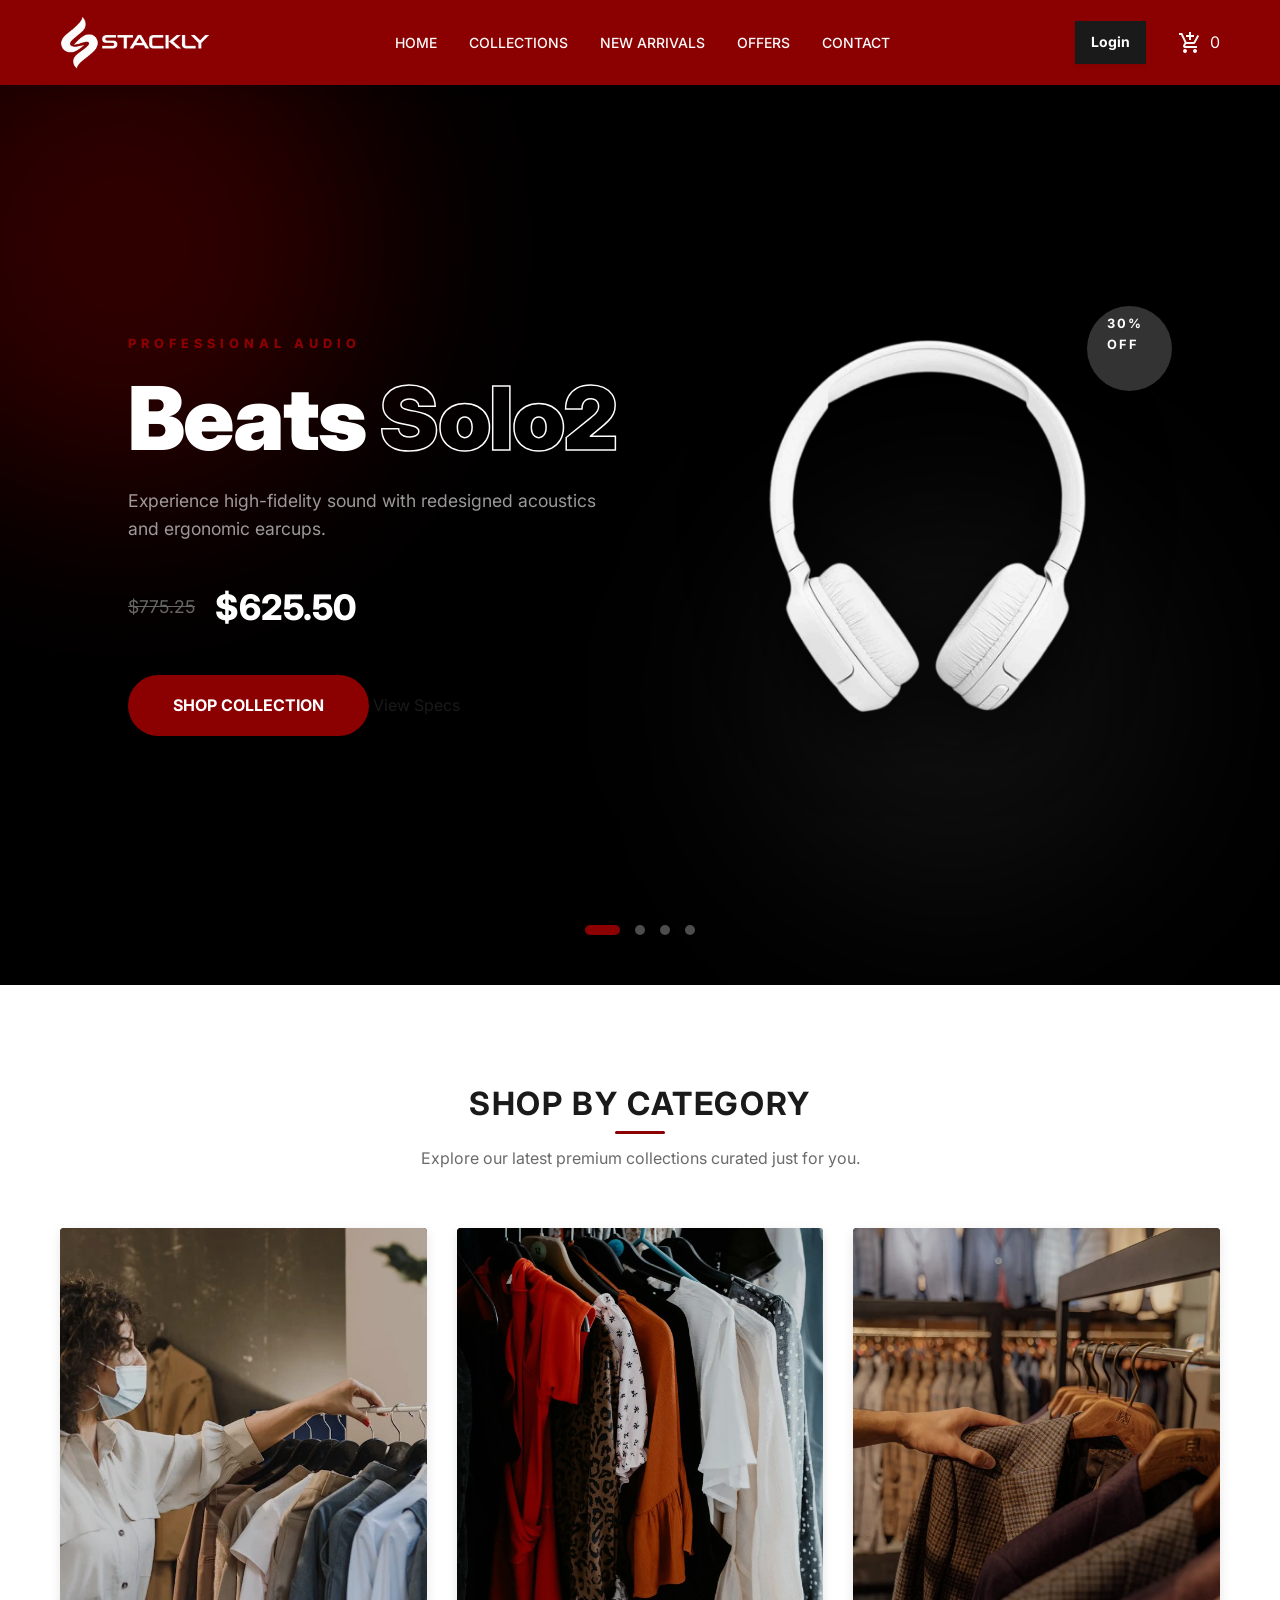
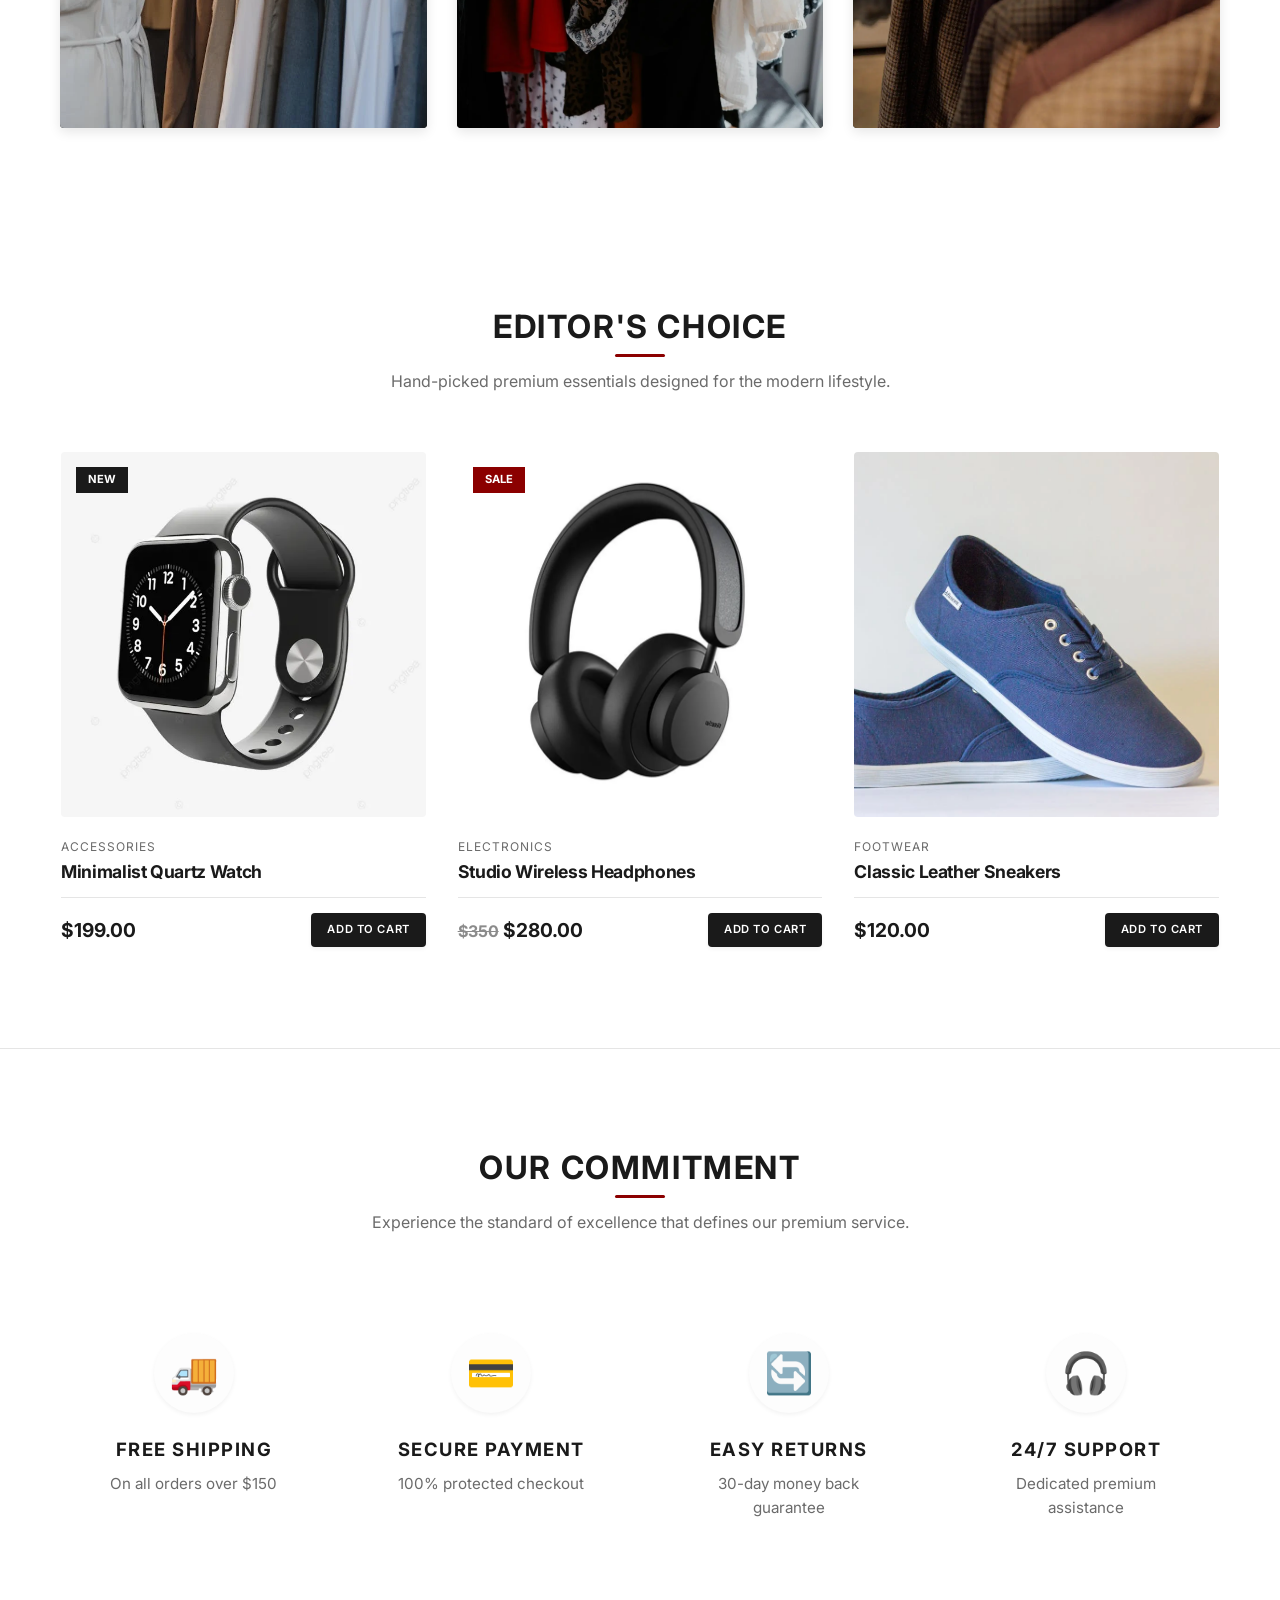
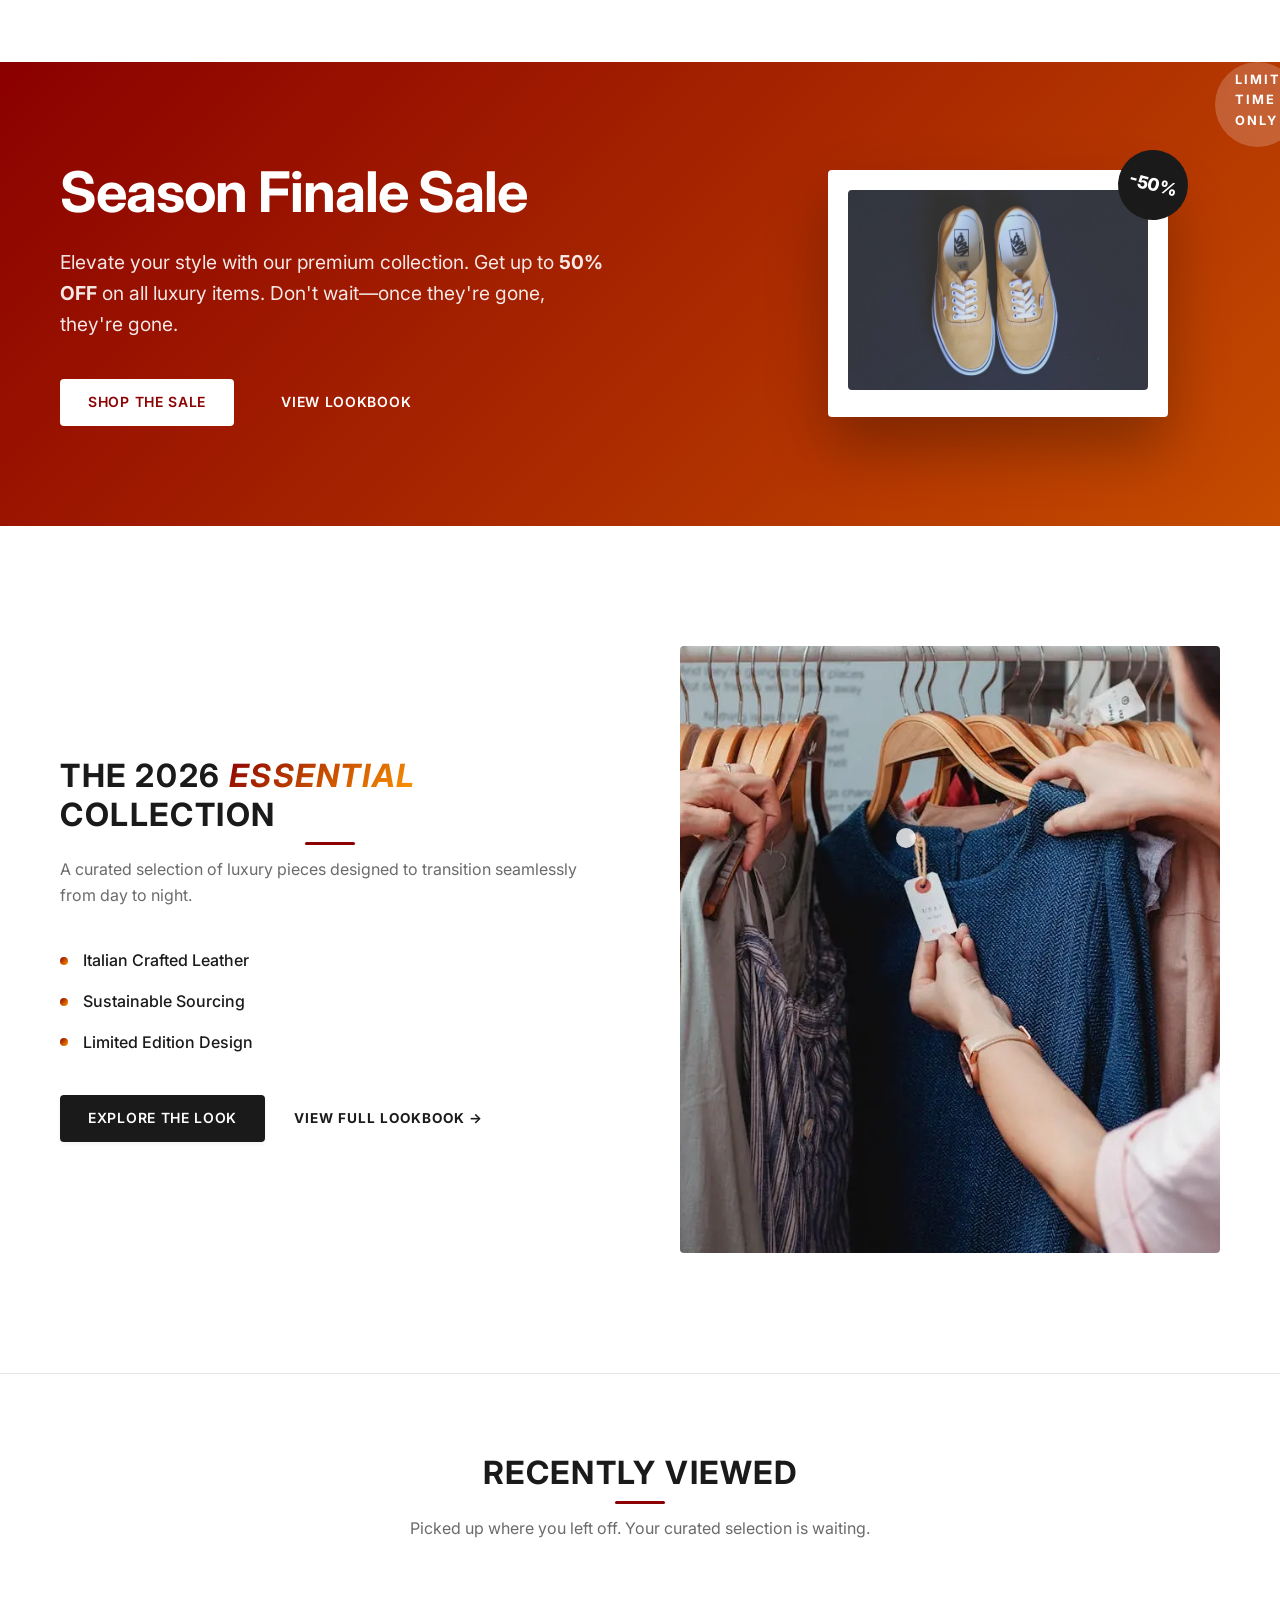
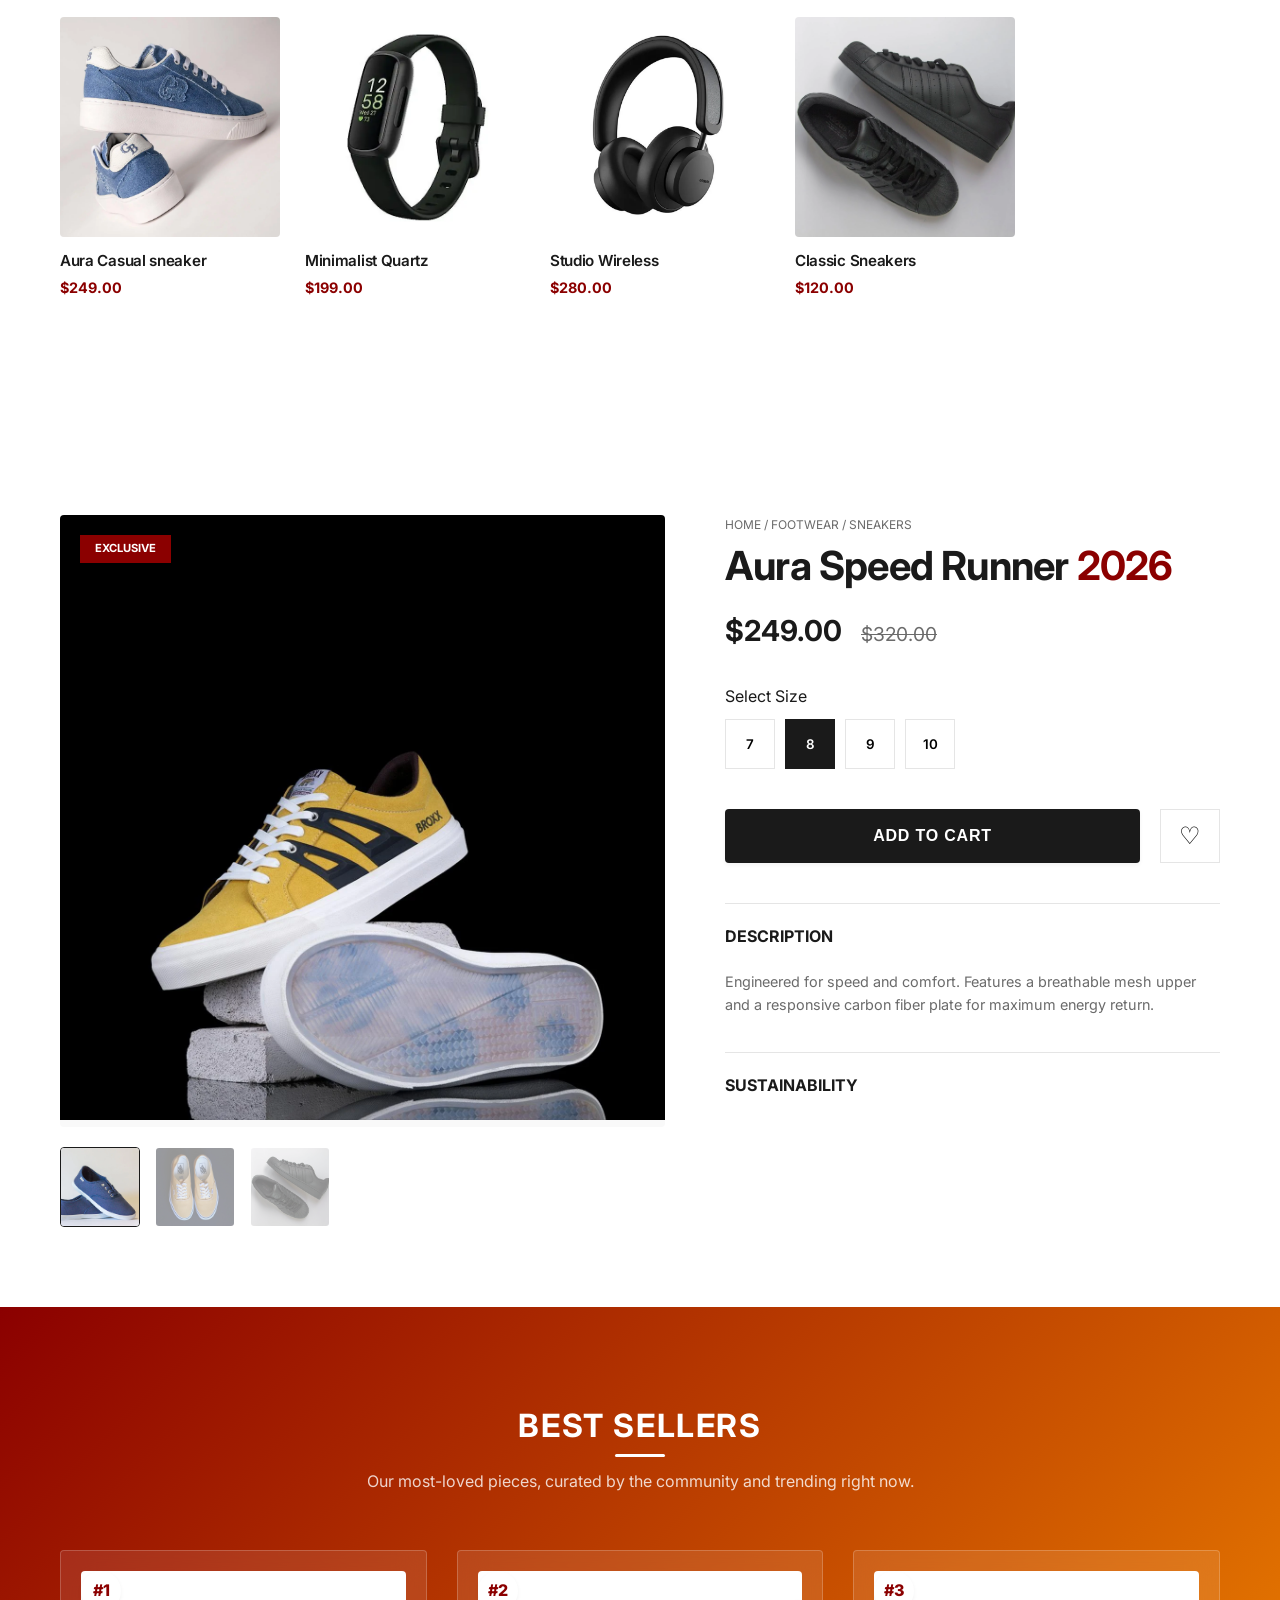
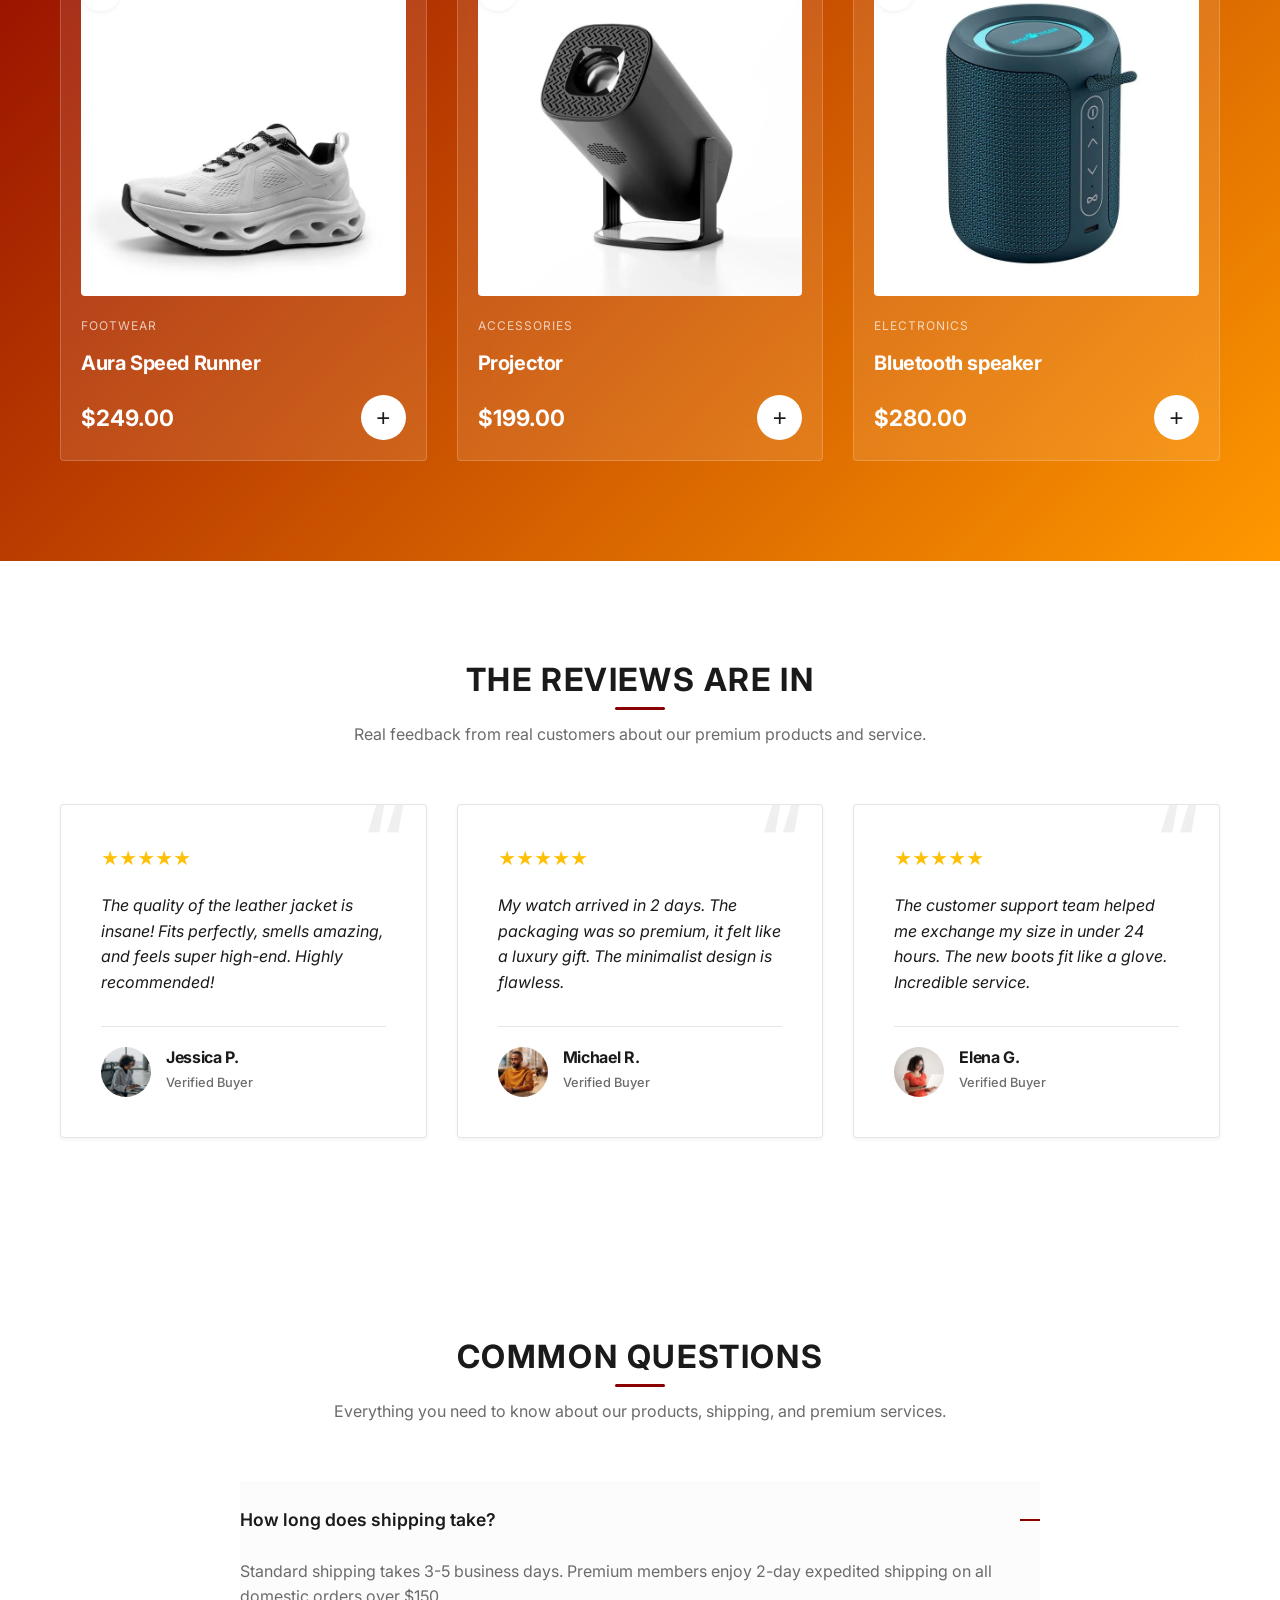
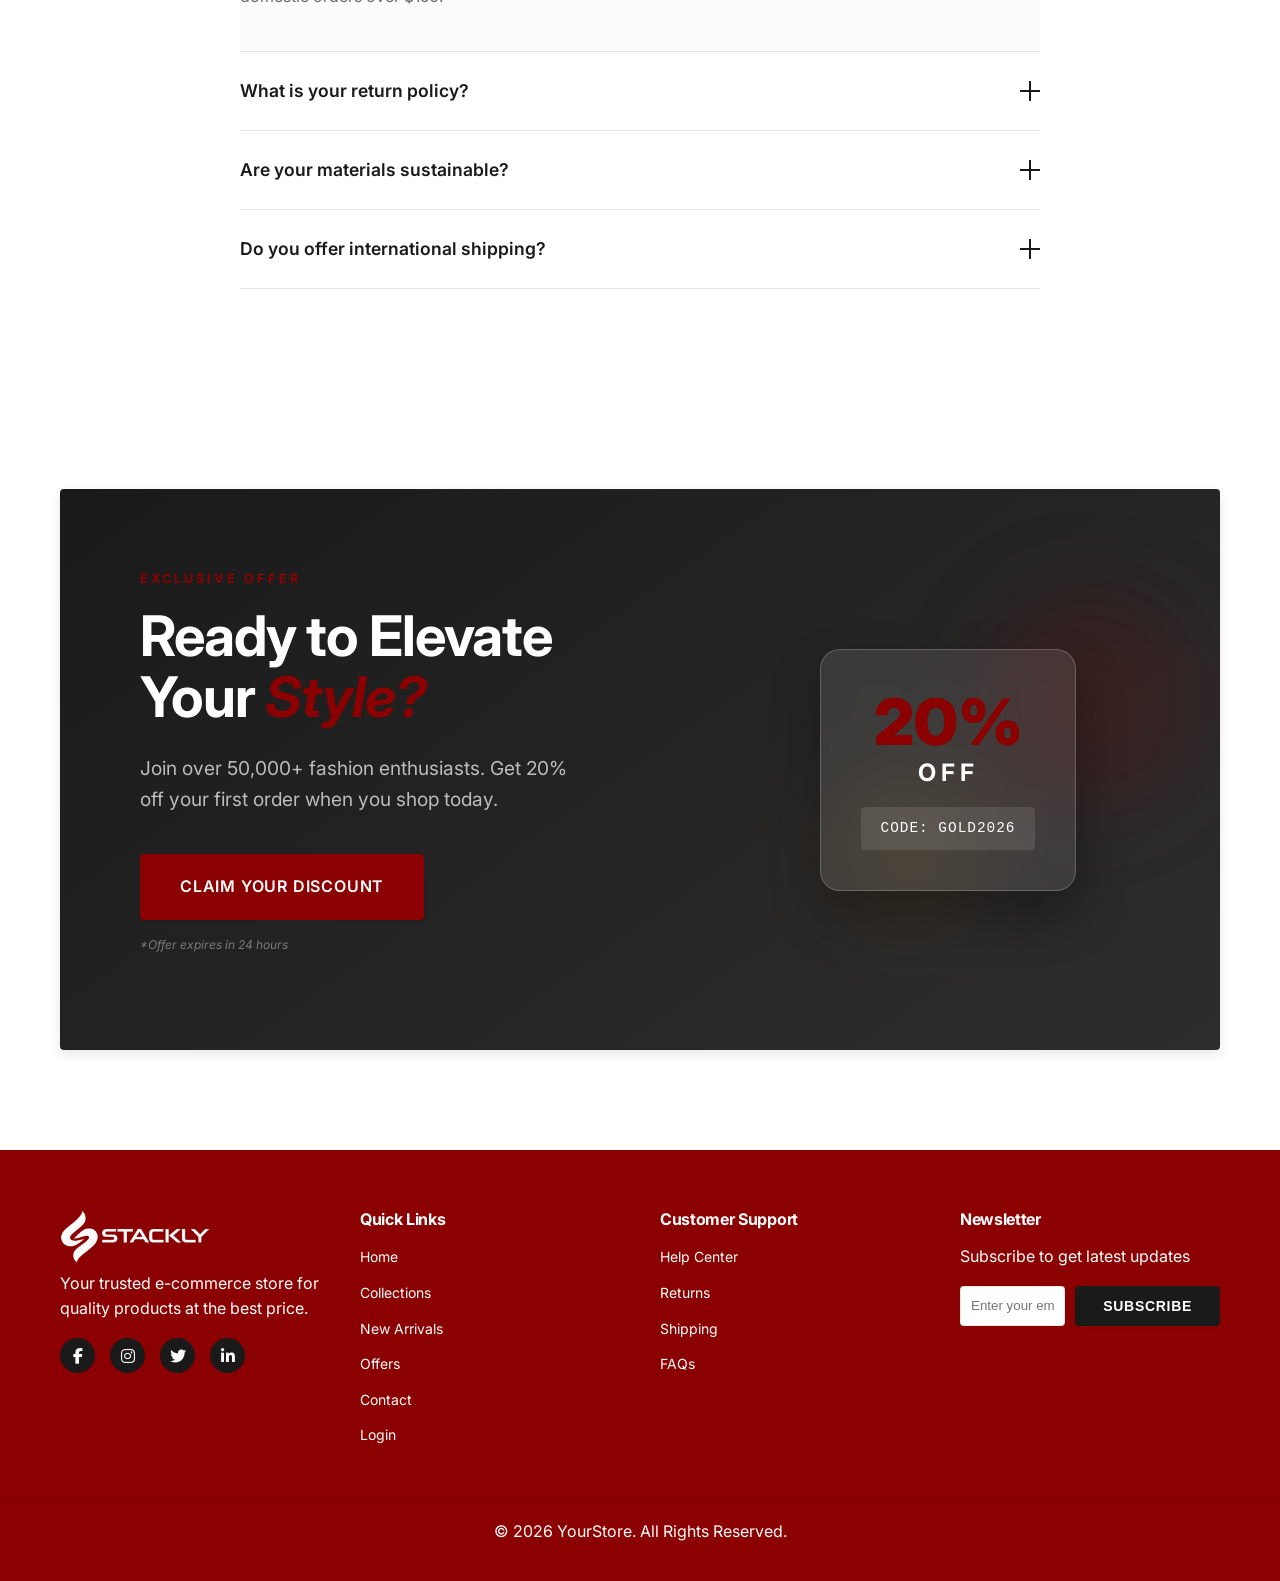
<file: index.html>
<!DOCTYPE html>
<html lang="en">

<head>
    <meta charset="UTF-8">
    <meta name="viewport" content="width=device-width, initial-scale=1.0">
    <title>E Commerce</title>
    <link rel="icon" href="./assets/bg remove.webp">

    <link rel="stylesheet" href="style.css">
    <link rel="stylesheet" href="./root.css">

    <link href="https://fonts.googleapis.com/icon?family=Material+Icons" rel="stylesheet">
    <link rel="stylesheet" href="https://cdnjs.cloudflare.com/ajax/libs/font-awesome/6.5.1/css/all.min.css">

    <link href="https://unpkg.com/aos@2.3.4/dist/aos.css" rel="stylesheet">
</head>

<body>


    <header class="main-header">
        <div class="container header-container">
            <a href="index.html" class="logo">
                <img src="./assets/white.webp" alt="logo" width="150px">
            </a>

            <input type="checkbox" id="menu-toggle" class="menu-toggle">
            <label for="menu-toggle" class="hamburger">
                <span></span>
                <span></span>
                <span></span>
            </label>

            <nav class="nav-menu">
                <ul>
                    <li><a href="index.html">Home</a></li>
                    <li><a href="collection.html">Collections</a></li>
                    <li><a href="arrival.html">New Arrivals</a></li>
                    <li><a href="offer.html">Offers</a></li>
                    <li><a href="contact.html">Contact</a></li>
                </ul>
            </nav>

            <div class="header-actions">
                <a href="sign.html" class="btn-primary small-btn">Login</a>
                <a href="./404.html" class="cart-icon"><span class="material-icons">add_shopping_cart</span> <span
                        class="cart-count">0</span></a>
            </div>
        </div>
    </header>


    <main>

        <section class="hero">
            <div class="hero-bg-blobs">
                <div class="blob red"></div>
                <div class="blob dark"></div>
            </div>

            <div class="hero-slider">
                <div class="hero-slide active">
                    <div class="hero-text-container">
                        <span class="hero-category">Professional Audio</span>
                        <h1 class="hero-title">Beats <span>Solo2</span></h1>
                        <p class="hero-subtitle">Experience high-fidelity sound with redesigned acoustics and ergonomic
                            earcups.</p>
                        <div class="hero-price-tag">
                            <span class="old">$775.25</span>
                            <span class="current">$625.50</span>
                        </div>
                        <div class="hero-cta">
                            <a href="./404.html" class="btn-premium">SHOP COLLECTION</a>
                            <a href="#" class="btn-link">View Specs</a>
                        </div>
                    </div>
                    <div class="hero-visual">
                        <img src="./assets/head.webp" alt="Headphones" class="main-product-img">
                        <div class="promo-badge">30% <span>OFF</span></div>
                    </div>
                </div>

                <div class="hero-slide">
                    <div class="hero-text-container">
                        <span class="hero-category">Wearable Tech</span>
                        <h1 class="hero-title">Apple <span>Watch</span></h1>
                        <p class="hero-subtitle">The most advanced health sensors and faster performance with the Series
                            9 chip.</p>
                        <div class="hero-price-tag">
                            <span class="old">$599.00</span>
                            <span class="current">$499.00</span>
                        </div>
                        <div class="hero-cta">
                            <a href="./404.html" class="btn-premium">EXPLORE TECH</a>
                        </div>
                    </div>
                    <div class="hero-visual">
                        <img src="./assets/watch.webp" alt="Watch" class="main-product-img">
                        <div class="promo-badge">20% <span>OFF</span></div>
                    </div>
                </div>

                <div class="hero-slide">
                    <div class="hero-text-container">
                        <span class="hero-category">Computing</span>
                        <h1 class="hero-title">MacBook <span>Air</span></h1>
                        <p class="hero-subtitle">Supercharged by M2 chip. Strikingly thin design with up to 18 hours of
                            battery life.</p>
                        <div class="hero-price-tag">
                            <span class="old">$1299.00</span>
                            <span class="current">$1099.00</span>
                        </div>
                        <div class="hero-cta">
                            <a href="./404.html" class="btn-premium">UPGRADE NOW</a>
                        </div>
                    </div>
                    <div class="hero-visual">
                        <img src="./assets/macbook.webp" alt="Laptop" class="main-product-img">
                        <div class="promo-badge">15% <span>OFF</span></div>
                    </div>
                </div>

                <div class="hero-slide">
                    <div class="hero-text-container">
                        <span class="hero-category">Lifestyle</span>
                        <h1 class="hero-title">Nike <span>Air Max</span></h1>
                        <p class="hero-subtitle">Revolutionary Air technology meets modern aesthetics for maximum
                            comfort.</p>
                        <div class="hero-price-tag">
                            <span class="old">$199.00</span>
                            <span class="current">$149.00</span>
                        </div>
                        <div class="hero-cta">
                            <a href="./404.html" class="btn-premium">GET ACTIVE</a>
                        </div>
                    </div>
                    <div class="hero-visual">
                        <img src="./assets/nike.webp" alt="Shoes" class="main-product-img">
                        <div class="promo-badge">25% <span>OFF</span></div>
                    </div>
                </div>
            </div>

            <div class="hero-pagination">
                <span class="pager active"></span>
                <span class="pager"></span>
                <span class="pager"></span>
                <span class="pager"></span>
            </div>
        </section>







        <section class="categories-section" data-aos="fade-up">
            <div class="container">
                <div class="section-header">
                    <h2 class="section-title">Shop by Category</h2>
                    <p class="section-subtitle">Explore our latest premium collections curated just for you.</p>
                </div>

                <div class="category-grid">
                    <div class="category-card">
                        <div class="category-image">
                            <img src="./assets/new.webp" alt="New Arrivals">
                            <div class="category-overlay">
                                <h3>New Arrivals</h3>
                                <a href="./404.html" class="btn btn-secondary small-btn">Explore</a>
                            </div>
                        </div>
                    </div>

                    <div class="category-card">
                        <div class="category-image">
                            <img src="./assets/women.webp" alt="Women's Fashion">
                            <div class="category-overlay">
                                <h3>Women's Collection</h3>
                                <a href="./404.html" class="btn btn-secondary small-btn">Shop Now</a>
                            </div>
                        </div>
                    </div>

                    <div class="category-card">
                        <div class="category-image">
                            <img src="./assets/men.webp" alt="Men's Fashion">
                            <div class="category-overlay">
                                <h3>Men's Essentials</h3>
                                <a href="./404.html" class="btn btn-secondary small-btn">View All</a>
                            </div>
                        </div>
                    </div>
                </div>
            </div>
        </section>





        <section class="product-showcase" data-aos="fade-down">
            <div class="container">
                <div class="section-header">
                    <h2 class="section-title">Editor's Choice</h2>
                    <p class="section-subtitle">Hand-picked premium essentials designed for the modern lifestyle.</p>
                </div>

                <div class="product-grid">
                    <div class="product-card">
                        <div class="product-badge">New</div>
                        <div class="product-image-wrapper">
                            <img src="./assets/android.webp" alt="Premium Watch" class="main-img">
                            <div class="product-actions">
                                <button class="action-btn" onclick="window.location.href='./404.html'">Quick
                                    View</button>
                                <button class="action-btn" onclick="window.location.href='./404.html'">Add to
                                    Wishlist</button>
                            </div>
                        </div>
                        <div class="product-info">
                            <p class="product-cat">Accessories</p>
                            <h3 class="product-name">Minimalist Quartz Watch</h3>
                            <div class="product-footer">
                                <span class="product-price">$199.00</span>
                                <a href="./404.html" class="btn btn-primary cart-btn">Add to Cart</a>
                            </div>
                        </div>
                    </div>

                    <div class="product-card">
                        <div class="product-badge sale-badge">Sale</div>
                        <div class="product-image-wrapper">
                            <img src="./assets/wireless.webp" alt="Headphones" class="main-img">
                            <div class="product-actions">
                                <button class="action-btn" onclick="window.location.href='./404.html'">Quick
                                    View</button>
                                <button class="action-btn" onclick="window.location.href='./404.html'">Add to
                                    Wishlist</button>
                            </div>
                        </div>
                        <div class="product-info">
                            <p class="product-cat">Electronics</p>
                            <h3 class="product-name">Studio Wireless Headphones</h3>
                            <div class="product-footer">
                                <span class="product-price"><small
                                        style="text-decoration: line-through; opacity: 0.5;">$350</small> $280.00</span>
                                <a href="./404.html" class="btn btn-primary cart-btn">Add to Cart</a>
                            </div>
                        </div>
                    </div>

                    <div class="product-card">
                        <div class="product-image-wrapper">
                            <img src="./assets/sneakers.webp" alt="Shoes" class="main-img">
                            <div class="product-actions">
                                <button class="action-btn" onclick="window.location.href='./404.html'">Quick
                                    View</button>
                                <button class="action-btn" onclick="window.location.href='./404.html'">Add to
                                    Wishlist</button>
                            </div>
                        </div>
                        <div class="product-info">
                            <p class="product-cat">Footwear</p>
                            <h3 class="product-name">Classic Leather Sneakers</h3>
                            <div class="product-footer">
                                <span class="product-price">$120.00</span>
                                <a href="./404.html" class="btn btn-primary cart-btn">Add to Cart</a>
                            </div>
                        </div>
                    </div>
                </div>
            </div>
        </section>






        <section class="features-section" data-aos="fade-left">
            <div class="container">
                <div class="section-header">
                    <h2 class="section-title">Our Commitment</h2>
                    <p class="section-subtitle">Experience the standard of excellence that defines our premium service.
                    </p>
                </div>

                <div class="feature-grid">
                    <div class="feature-item">
                        <div class="icon">🚚</div>
                        <h3>Free Shipping</h3>
                        <p>On all orders over $150</p>
                    </div>

                    <div class="feature-item">
                        <div class="icon">💳</div>
                        <h3>Secure Payment</h3>
                        <p>100% protected checkout</p>
                    </div>

                    <div class="feature-item">
                        <div class="icon">🔄</div>
                        <h3>Easy Returns</h3>
                        <p>30-day money back guarantee</p>
                    </div>

                    <div class="feature-item">
                        <div class="icon">🎧</div>
                        <h3>24/7 Support</h3>
                        <p>Dedicated premium assistance</p>
                    </div>
                </div>
            </div>
        </section>






        <section class="promo-banner" data-aos="zoom-in">
            <div class="container promo-container">
                <div class="promo-content">
                    <span class="promo-badge">Limited Time Only</span>
                    <h2 class="promo-title">Season Finale Sale</h2>
                    <p class="promo-description">
                        Elevate your style with our premium collection. Get up to <strong>50% OFF</strong> on all luxury
                        items.
                        Don't wait—once they're gone, they're gone.
                    </p>

                    <div class="promo-actions">
                        <a href="./404.html" class="btn btn-white">Shop The Sale</a>
                        <a href="./404.html" class="btn btn-outline-white">View Lookbook</a>
                    </div>
                </div>

                <div class="promo-visual">
                    <div class="floating-card">
                        <span class="discount-tag">-50%</span>
                        <img src="./assets/sneaker 2.webp" alt="Featured Product">
                    </div>
                </div>
            </div>
        </section>








        <section class="lookbook-section" data-aos="fade-up">
            <div class="container lookbook-grid">
                <div class="lookbook-content">
                    <h2 class="section-title">The 2026 <span>Essential</span> Collection</h2>
                    <p class="section-subtitle">A curated selection of luxury pieces designed to transition seamlessly
                        from day to night.</p>

                    <ul class="lookbook-features">
                        <li><span class="dot"></span> Italian Crafted Leather</li>
                        <li><span class="dot"></span> Sustainable Sourcing</li>
                        <li><span class="dot"></span> Limited Edition Design</li>
                    </ul>

                    <div class="lookbook-actions">
                        <a href="./404.html" class="btn btn-primary">Explore The Look</a>
                        <a href="./404.html" class="btn-text">View Full Lookbook →</a>
                    </div>
                </div>

                <div class="lookbook-visual">
                    <div class="image-reveal-container">
                        <img src="./assets/women 2.webp" alt="Lookbook" class="reveal-img">
                        <div class="info-point" style="top: 30%; left: 40%;">
                            <div class="pulse"></div>
                            <div class="tooltip">Premium Blazer - $450</div>
                        </div>
                    </div>
                </div>
            </div>
        </section>








        <section class="recent-view-section" data-aos="fade-left">
            <div class="container">
                <div class="section-header">
                    <h2 class="section-title">Recently Viewed</h2>
                    <p class="section-subtitle">Picked up where you left off. Your curated selection is waiting.</p>
                </div>

                <div class="recent-grid-wrapper">
                    <div class="recent-grid">
                        <div class="recent-card">
                            <div class="recent-img-box">
                                <img src="./assets/sneaker 3.webp" alt="Product">
                                <button class="quick-add" onclick="window.location.href='./404.html'">+</button>
                            </div>
                            <div class="recent-info">
                                <h4>Aura Casual sneaker</h4>
                                <p class="recent-price">$249.00</p>
                            </div>
                        </div>

                        <div class="recent-card">
                            <div class="recent-img-box">
                                <img src="./assets/android 2.webp" alt="Product">
                                <button class="quick-add" onclick="window.location.href='./404.html'">+</button>
                            </div>
                            <div class="recent-info">
                                <h4>Minimalist Quartz</h4>
                                <p class="recent-price">$199.00</p>
                            </div>
                        </div>

                        <div class="recent-card">
                            <div class="recent-img-box">
                                <img src="./assets/wireless.webp" alt="Product">
                                <button class="quick-add" onclick="window.location.href='./404.html'">+</button>
                            </div>
                            <div class="recent-info">
                                <h4>Studio Wireless</h4>
                                <p class="recent-price">$280.00</p>
                            </div>
                        </div>

                        <div class="recent-card">
                            <div class="recent-img-box">
                                <img src="./assets/sneaker 4.webp" alt="Product">
                                <button class="quick-add" onclick="window.location.href='./404.html'">+</button>
                            </div>
                            <div class="recent-info">
                                <h4>Classic Sneakers</h4>
                                <p class="recent-price">$120.00</p>
                            </div>
                        </div>
                    </div>
                </div>
            </div>
        </section>








        <section class="product-details" data-aos="fade-down">
            <div class="container product-container">
                <div class="product-gallery">
                    <div class="main-stage">
                        <span class="badge-tag">Exclusive</span>
                        <img src="./assets/sneaker 5.webp" alt="Product Name" id="current-view">
                    </div>
                    <div class="thumb-strip">
                        <img src="./assets/sneakers.webp" class="thumb active" alt="View 1">
                        <img src="./assets/sneaker 2.webp" class="thumb" alt="View 2">
                        <img src="./assets/sneaker 4.webp" class="thumb" alt="View 3">
                    </div>
                </div>

                <div class="product-info-panel">
                    <p class="brand-path">Home / Footwear / Sneakers</p>
                    <h1 class="product-title">Aura Speed Runner <span>2026</span></h1>

                    <div class="price-box">
                        <span class="current-price">$249.00</span>
                        <span class="old-price">$320.00</span>
                    </div>

                    <div class="selection-group">
                        <label>Select Size</label>
                        <div class="size-options">
                            <button class="size-btn" onclick="window.location.href='./404.html'">7</button>
                            <button class="size-btn active" onclick="window.location.href='./404.html'">8</button>
                            <button class="size-btn" onclick="window.location.href='./404.html'">9</button>
                            <button class="size-btn" onclick="window.location.href='./404.html'">10</button>
                        </div>
                    </div>

                    <div class="purchase-actions">
                        <button class="btn btn-primary buy-now" onclick="window.location.href='./404.html'">Add to
                            Cart</button>
                        <button class="wishlist-heart" onclick="window.location.href='./404.html'">♡</button>
                    </div>

                    <div class="product-accordion">
                        <details open>
                            <summary>Description</summary>
                            <p>Engineered for speed and comfort. Features a breathable mesh upper and a responsive
                                carbon fiber plate for maximum energy return.</p>
                        </details>
                        <details>
                            <summary>Sustainability</summary>
                            <p>Made from 40% recycled materials and 100% vegan leather. Packed in plastic-free recycled
                                cardboard.</p>
                        </details>
                    </div>
                </div>
            </div>
        </section>







        <section class="best-seller-section" data-aos="zoom-in">
            <div class="container">
                <div class="section-header light-header">
                    <h2 class="section-title">Best Sellers</h2>
                    <p class="section-subtitle">Our most-loved pieces, curated by the community and trending right now.
                    </p>
                </div>

                <div class="best-seller-carousel">
                    <div class="best-card">
                        <div class="rank-tag">#1</div>
                        <div class="best-img-box">
                            <img src="./assets/sneaker 6.webp" alt="Product">
                        </div>
                        <div class="best-details">
                            <p class="best-cat">Footwear</p>
                            <h4>Aura Speed Runner</h4>
                            <div class="best-footer">
                                <span class="best-price">$249.00</span>
                                <button class="add-btn-round" onclick="window.location.href='./404.html'">+</button>
                            </div>
                        </div>
                    </div>

                    <div class="best-card">
                        <div class="rank-tag">#2</div>
                        <div class="best-img-box">
                            <img src="./assets/projector.webp" alt="Product">
                        </div>
                        <div class="best-details">
                            <p class="best-cat">Accessories</p>
                            <h4>Projector</h4>
                            <div class="best-footer">
                                <span class="best-price">$199.00</span>
                                <button class="add-btn-round" onclick="window.location.href='./404.html'">+</button>
                            </div>
                        </div>
                    </div>

                    <div class="best-card">
                        <div class="rank-tag">#3</div>
                        <div class="best-img-box">
                            <img src="./assets/speaker 1.webp" alt="Product">
                        </div>
                        <div class="best-details">
                            <p class="best-cat">Electronics</p>
                            <h4>Bluetooth speaker</h4>
                            <div class="best-footer">
                                <span class="best-price">$280.00</span>
                                <button class="add-btn-round" onclick="window.location.href='./404.html'">+</button>
                            </div>
                        </div>
                    </div>
                </div>
            </div>
        </section>








        <section class="testimonials-section" data-aos="fade-up">
            <div class="container">
                <div class="section-header">
                    <h2 class="section-title">The Reviews Are In</h2>
                    <p class="section-subtitle">Real feedback from real customers about our premium products and
                        service.</p>
                </div>

                <div class="testimonial-grid">
                    <div class="quote-card">
                        <div class="quote-icon">“</div>
                        <div class="rating">★★★★★</div>
                        <p class="review-text">The quality of the leather jacket is insane! Fits perfectly, smells
                            amazing, and feels super high-end. Highly recommended!</p>
                        <div class="reviewer-info">
                            <img src="./assets/w6.webp" alt="Jessica P.">
                            <div>
                                <h4>Jessica P.</h4>
                                <span>Verified Buyer</span>
                            </div>
                        </div>
                    </div>

                    <div class="quote-card">
                        <div class="quote-icon">“</div>
                        <div class="rating">★★★★★</div>
                        <p class="review-text">My watch arrived in 2 days. The packaging was so premium, it felt like a
                            luxury gift. The minimalist design is flawless.</p>
                        <div class="reviewer-info">
                            <img src="./assets/m1.webp" alt="Michael R.">
                            <div>
                                <h4>Michael R.</h4>
                                <span>Verified Buyer</span>
                            </div>
                        </div>
                    </div>

                    <div class="quote-card">
                        <div class="quote-icon">“</div>
                        <div class="rating">★★★★★</div>
                        <p class="review-text">The customer support team helped me exchange my size in under 24 hours.
                            The new boots fit like a glove. Incredible service.</p>
                        <div class="reviewer-info">
                            <img src="./assets/w7.webp" alt="Elena G.">
                            <div>
                                <h4>Elena G.</h4>
                                <span>Verified Buyer</span>
                            </div>
                        </div>
                    </div>
                </div>
            </div>
        </section>







        <section class="faq-section" data-aos="fade-left">
            <div class="container">
                <div class="section-header">
                    <h2 class="section-title">Common Questions</h2>
                    <p class="section-subtitle">Everything you need to know about our products, shipping, and premium
                        services.</p>
                </div>

                <div class="faq-wrapper">
                    <details class="faq-item" open>
                        <summary class="faq-question">
                            How long does shipping take?
                            <span class="faq-icon"></span>
                        </summary>
                        <div class="faq-answer">
                            <p>Standard shipping takes 3-5 business days. Premium members enjoy 2-day expedited shipping
                                on all domestic orders over $150.</p>
                        </div>
                    </details>

                    <details class="faq-item">
                        <summary class="faq-question">
                            What is your return policy?
                            <span class="faq-icon"></span>
                        </summary>
                        <div class="faq-answer">
                            <p>We offer a 30-day hassle-free return policy. Items must be in their original packaging
                                with all tags attached for a full refund.</p>
                        </div>
                    </details>

                    <details class="faq-item">
                        <summary class="faq-question">
                            Are your materials sustainable?
                            <span class="faq-icon"></span>
                        </summary>
                        <div class="faq-answer">
                            <p>Yes, 80% of our current collection is made from recycled or organic materials. We aim to
                                be 100% sustainable by the end of 2026.</p>
                        </div>
                    </details>

                    <details class="faq-item">
                        <summary class="faq-question">
                            Do you offer international shipping?
                            <span class="faq-icon"></span>
                        </summary>
                        <div class="faq-answer">
                            <p>Absolutely. We ship to over 50 countries worldwide. Custom duties and taxes are
                                calculated at checkout for your convenience.</p>
                        </div>
                    </details>
                </div>
            </div>
        </section>







        <section class="final-cta-section" data-aos="zoom-in">
            <div class="container">
                <div class="cta-wrapper">
                    <div class="cta-content">
                        <span class="cta-label">Exclusive Offer</span>
                        <h2 class="cta-heading">Ready to Elevate <br>Your <span>Style?</span></h2>
                        <p class="cta-description">Join over 50,000+ fashion enthusiasts. Get 20% off your first order
                            when you shop today.</p>

                        <div class="cta-btns">
                            <a href="./404.html" class="btn btn-primary cta-main-btn">Claim Your Discount</a>
                            <p class="cta-note">*Offer expires in 24 hours</p>
                        </div>
                    </div>

                    <div class="cta-visual">
                        <div class="glass-offer-card">
                            <div class="offer-percent">20%</div>
                            <div class="offer-text">OFF</div>
                            <div class="offer-code">CODE: GOLD2026</div>
                        </div>
                        <div class="cta-circle circle-1"></div>
                        <div class="cta-circle circle-2"></div>
                    </div>
                </div>
            </div>
        </section>


    </main>


    <footer class="footer">

        <div class="container footer-container">

            <!-- Column 1 -->
            <div class="footer-col">
                <a href="./index.html">
                    <img src="./assets/white.webp" alt="logo" width="150px">
                </a>
                <p>Your trusted e-commerce store for quality products at the best price.</p>
                <div class="social-icons">
                    <a href="./404.html"><i class="fab fa-facebook-f"></i></a>
                    <a href="./404.html"><i class="fab fa-instagram"></i></a>
                    <a href="./404.html"><i class="fab fa-twitter"></i></a>
                    <a href="./404.html"><i class="fab fa-linkedin-in"></i></a>
                </div>
            </div>

            <!-- Column 2 -->
            <div class="footer-col">
                <h4>Quick Links</h4>
                <ul>
                    <li><a href="index.html">Home</a></li>
                    <li><a href="collection.html">Collections</a></li>
                    <li><a href="arrival.html">New Arrivals</a></li>
                    <li><a href="offer.html">Offers</a></li>
                    <li><a href="contact.html">Contact</a></li>
                    <li><a href="sign.html">Login</a></li>

                </ul>
            </div>

            <!-- Column 3 -->
            <div class="footer-col">
                <h4>Customer Support</h4>
                <ul>
                    <li><a href="./404.html">Help Center</a></li>
                    <li><a href="./404.html">Returns</a></li>
                    <li><a href="./404.html">Shipping</a></li>
                    <li><a href="./404.html">FAQs</a></li>
                </ul>
            </div>

            <!-- Column 4 -->
            <div class="footer-col">
                <h4>Newsletter</h4>
                <p>Subscribe to get latest updates</p>
                <form class="newsletter" action="./404.html" method="GET">
                    <input type="email" placeholder="Enter your email" required>
                    <button class="btn btn-primary">Subscribe</button>
                </form>
            </div>

        </div>

        <!-- Bottom -->
        <div class="footer-bottom">
            <p>© 2026 YourStore. All Rights Reserved.</p>
        </div>

    </footer>



    <script src="script.js"></script>

    <script src="https://unpkg.com/aos@2.3.4/dist/aos.js"></script>

    <script>
        AOS.init({
            duration: 900,
            easing: 'ease-in-out',
            once: true,
        });

        // data-aos="fade-up"
        // fade-up, fade-down, fade-left, fade-right, zoom-in,	slide-up, flip-left	

    </script>



</body>

</html>
</file>
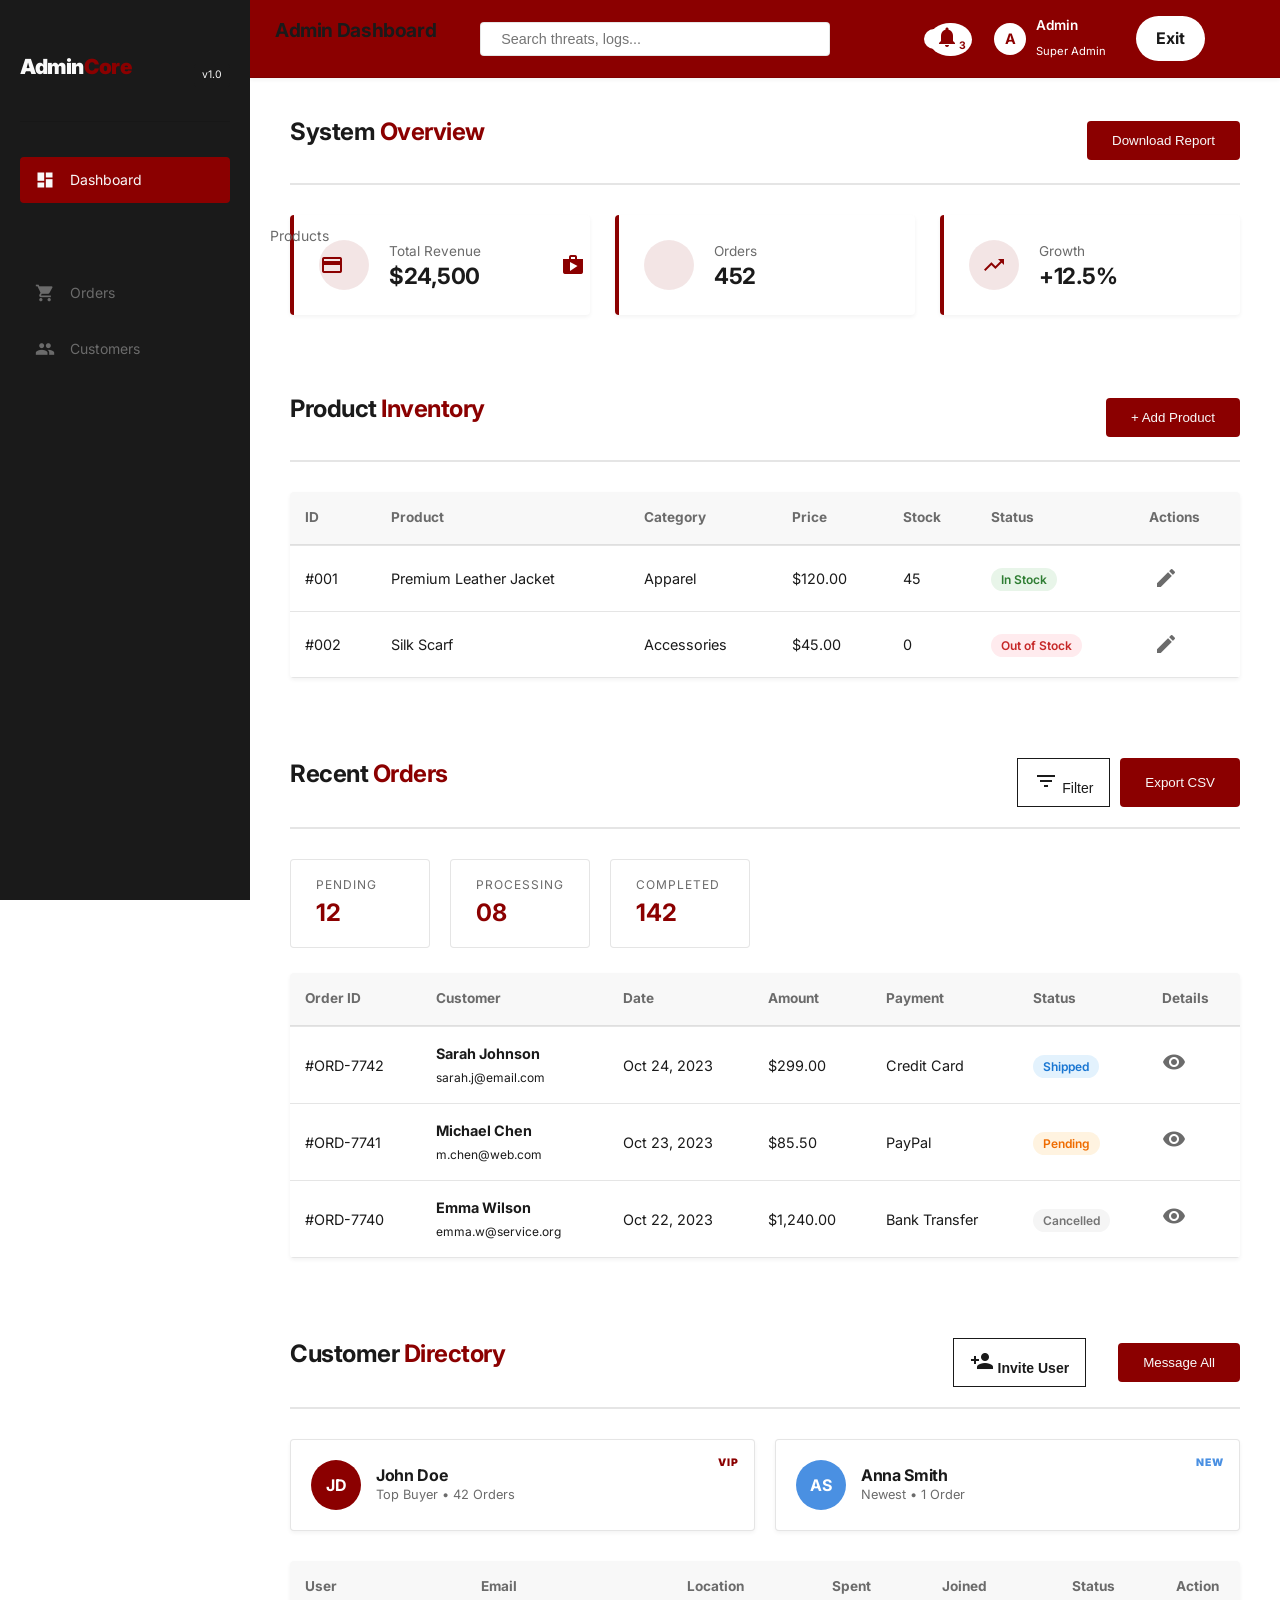
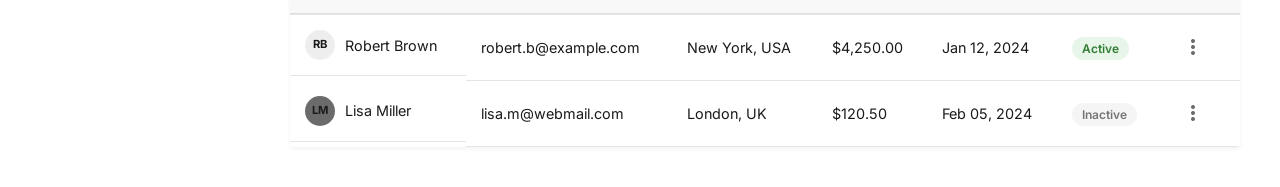
<file: admin.html>
<!DOCTYPE html>
<html lang="en">

<head>
    <meta charset="UTF-8">
    <meta name="viewport" content="width=device-width, initial-scale=1.0">
    <title>Admin Dashboard</title>

    <link rel="stylesheet" href="admin.css">
    <link rel="stylesheet" href="root.css">

    <link href="https://fonts.googleapis.com/icon?family=Material+Icons" rel="stylesheet">
</head>

<body>

    <section class="dashboard">

        <!-- SIDEBAR -->
        <aside>
            <div class="aside-brand">
                <div class="brand-inner">
                    <h3>Admin<span>Core</span></h3>
                    <div class="system-tag">v1.0</div>
                </div>
            </div>

            <nav class="aside-nav">
                <ul>
                    <li class="active">
                        <a href="#" data-target="dashboard-view">
                            <i class="material-icons">dashboard</i> Dashboard
                        </a>
                    </li>
                    <li>
                        <a href="#" data-target="products-view">
                            <i class="material-icons">inventory_2</i> Products
                        </a>
                    </li>
                    <li>
                        <a href="#" data-target="orders-view">
                            <i class="material-icons">shopping_cart</i> Orders
                        </a>
                    </li>
                    <li>
                        <a href="#" data-target="customers-view">
                            <i class="material-icons">group</i> Customers
                        </a>
                    </li>
                </ul>
            </nav>
        </aside>

        <!-- MAIN -->
        <main>
            <!-- MOBILE TOP BAR -->
            <div class="mobile-top-bar">
                <h3 class="mobile-brand">Admin<span>Core</span></h3>
                <button class="menu-btn" id="menu-toggle">
                    <i class="material-icons">menu</i>
                </button>
            </div>

            <div class="topbar">

                <div class="topbar-left">
                    <h3>Admin Dashboard</h3>
                </div>

                <div class="topbar-center">
                    <div class="search-box">
                        <i class="fas fa-search"></i>
                        <input type="text" placeholder="Search threats, logs..." />
                    </div>
                </div>

                <div class="topbar-right">

                    <div class="topbar-icon">
                        <i class="fas fa-bell"></i>
                        <span class="badge"><span class="material-icons">notifications</span>3</span>
                    </div>

                    <div class="profile-box">
                        <div class="profile-img">A</div>
                        <div class="profile-info">
                            <p id="profile-name">Admin</p> <span>Super Admin</span>
                        </div>
                    </div>


                    <a href="index.html" class="topbar-icon">Exit</a>

                </div>
            </div>

            <section id="dashboard-view" class="main-content active-section">
                <div class="header-row">
                    <h1>System <span>Overview</span></h1>
                    <button class="btn-add-red" onclick="window.location.href='./404.html'">Download Report</button>
                </div>

                <div class="stats-grid">
                    <div class="stat-card">
                        <div class="stat-icon"><i class="material-icons">payments</i></div>
                        <div class="stat-details">
                            <p>Total Revenue</p>
                            <h3>$24,500</h3>
                        </div>
                    </div>
                    <div class="stat-card">
                        <div class="stat-icon"><i class="material-icons">shopping_bag</i></div>
                        <div class="stat-details">
                            <p>Orders</p>
                            <h3>452</h3>
                        </div>
                    </div>
                    <div class="stat-card">
                        <div class="stat-icon"><i class="material-icons">trending_up</i></div>
                        <div class="stat-details">
                            <p>Growth</p>
                            <h3>+12.5%</h3>
                        </div>
                    </div>
                </div>
            </section>


            <section id="products-view" class="main-content active-section">
                <div class="header-row">
                    <h1>Product <span>Inventory</span></h1>
                    <button class="btn-add-red" onclick="window.location.href='./404.html'">+ Add Product</button>
                </div>

                <div class="table-container">
                    <table class="admin-table">
                        <thead>
                            <tr>
                                <th>ID</th>
                                <th>Product</th>
                                <th>Category</th>
                                <th>Price</th>
                                <th>Stock</th>
                                <th>Status</th>
                                <th>Actions</th>
                            </tr>
                        </thead>
                        <tbody>
                            <tr>
                                <td>#001</td>
                                <td>Premium Leather Jacket</td>
                                <td>Apparel</td>
                                <td>$120.00</td>
                                <td>45</td>
                                <td><span class="status-tag instock">In Stock</span></td>
                                <td><i class="material-icons action-icon">edit</i></td>
                            </tr>
                            <tr>
                                <td>#002</td>
                                <td>Silk Scarf</td>
                                <td>Accessories</td>
                                <td>$45.00</td>
                                <td>0</td>
                                <td><span class="status-tag outstock">Out of Stock</span></td>
                                <td><i class="material-icons action-icon">edit</i></td>
                            </tr>
                        </tbody>
                    </table>
                </div>
            </section>





            <section id="orders-view" class="main-content">
                <div class="header-row">
                    <h1>Recent <span>Orders</span></h1>
                    <div class="order-actions">
                        <button class="btn-secondary small-btn" onclick="window.location.href='./404.html'">
                            <i class="material-icons">filter_list</i> Filter
                        </button>
                        <button class="btn-add-red" onclick="window.location.href='./404.html'">Export CSV</button>
                    </div>
                </div>

                <div class="order-summary-row">
                    <div class="mini-card">
                        <span class="label">Pending</span>
                        <span class="count">12</span>
                    </div>
                    <div class="mini-card">
                        <span class="label">Processing</span>
                        <span class="count">08</span>
                    </div>
                    <div class="mini-card">
                        <span class="label">Completed</span>
                        <span class="count">142</span>
                    </div>
                </div>

                <div class="table-container">
                    <table class="admin-table">
                        <thead>
                            <tr>
                                <th>Order ID</th>
                                <th>Customer</th>
                                <th>Date</th>
                                <th>Amount</th>
                                <th>Payment</th>
                                <th>Status</th>
                                <th>Details</th>
                            </tr>
                        </thead>
                        <tbody>
                            <tr>
                                <td>#ORD-7742</td>
                                <td><strong>Sarah Johnson</strong><br><small>sarah.j@email.com</small></td>
                                <td>Oct 24, 2023</td>
                                <td>$299.00</td>
                                <td>Credit Card</td>
                                <td><span class="status-tag shipped">Shipped</span></td>
                                <td><button class="view-btn" onclick="window.location.href='./404.html'"><i
                                            class="material-icons">visibility</i></button></td>
                            </tr>
                            <tr>
                                <td>#ORD-7741</td>
                                <td><strong>Michael Chen</strong><br><small>m.chen@web.com</small></td>
                                <td>Oct 23, 2023</td>
                                <td>$85.50</td>
                                <td>PayPal</td>
                                <td><span class="status-tag pending">Pending</span></td>
                                <td><button class="view-btn" onclick="window.location.href='./404.html'"><i
                                            class="material-icons">visibility</i></button></td>
                            </tr>
                            <tr>
                                <td>#ORD-7740</td>
                                <td><strong>Emma Wilson</strong><br><small>emma.w@service.org</small></td>
                                <td>Oct 22, 2023</td>
                                <td>$1,240.00</td>
                                <td>Bank Transfer</td>
                                <td><span class="status-tag cancelled">Cancelled</span></td>
                                <td><button class="view-btn" onclick="window.location.href='./404.html'"><i
                                            class="material-icons">visibility</i></button></td>
                            </tr>
                        </tbody>
                    </table>
                </div>
            </section>





            <section id="customers-view" class="main-content">
                <div class="header-row">
                    <h1>Customer <span>Directory</span></h1>
                    <div class="header-actions">
                        <button class="btn-secondary small-btn" onclick="window.location.href='./404.html'">
                            <i class="material-icons">person_add</i> Invite User
                        </button>
                        <button class="btn-add-red" onclick="window.location.href='./404.html'">Message All</button>
                    </div>
                </div>

                <div class="customer-highlights">
                    <div class="highlight-card">
                        <div class="h-profile">JD</div>
                        <div class="h-info">
                            <h4>John Doe</h4>
                            <p>Top Buyer • 42 Orders</p>
                        </div>
                        <span class="h-tag">VIP</span>
                    </div>
                    <div class="highlight-card">
                        <div class="h-profile" style="background: #4a90e2;">AS</div>
                        <div class="h-info">
                            <h4>Anna Smith</h4>
                            <p>Newest • 1 Order</p>
                        </div>
                        <span class="h-tag" style="color: #4a90e2;">NEW</span>
                    </div>
                </div>

                <div class="table-container">
                    <table class="admin-table">
                        <thead>
                            <tr>
                                <th>User</th>
                                <th>Email</th>
                                <th>Location</th>
                                <th>Spent</th>
                                <th>Joined</th>
                                <th>Status</th>
                                <th>Action</th>
                            </tr>
                        </thead>
                        <tbody>
                            <tr>
                                <td class="user-cell">
                                    <div class="mini-avatar">RB</div>
                                    <span>Robert Brown</span>
                                </td>
                                <td>robert.b@example.com</td>
                                <td>New York, USA</td>
                                <td>$4,250.00</td>
                                <td>Jan 12, 2024</td>
                                <td><span class="status-tag active-user">Active</span></td>
                                <td><i class="material-icons action-icon">more_vert</i></td>
                            </tr>
                            <tr>
                                <td class="user-cell">
                                    <div class="mini-avatar" style="background: #6b6b6b;">LM</div>
                                    <span>Lisa Miller</span>
                                </td>
                                <td>lisa.m@webmail.com</td>
                                <td>London, UK</td>
                                <td>$120.50</td>
                                <td>Feb 05, 2024</td>
                                <td><span class="status-tag inactive-user">Inactive</span></td>
                                <td><i class="material-icons action-icon">more_vert</i></td>
                            </tr>
                        </tbody>
                    </table>
                </div>
            </section>

        </main>

    </section>

    <script src="script.js"></script>

    <script>



        document.addEventListener('DOMContentLoaded', () => {

            const navLinks = document.querySelectorAll('.aside-nav a');
            const sections = document.querySelectorAll('.main-content');
            const aside = document.querySelector('aside');
            const menuToggle = document.getElementById('menu-toggle');

            const overlay = document.createElement('div');
            overlay.className = 'sidebar-overlay';
            document.body.appendChild(overlay);

            if (menuToggle) {
                menuToggle.addEventListener('click', () => {
                    aside.classList.add('mobile-active');
                    overlay.classList.add('visible');
                });
            }

            overlay.addEventListener('click', () => {
                aside.classList.remove('mobile-active');
                overlay.classList.remove('visible');
            });

            navLinks.forEach(link => {
                link.addEventListener('click', function (e) {
                    e.preventDefault();

                    const targetId = this.getAttribute('data-target');
                    const targetSection = document.getElementById(targetId);

                    if (targetSection) {

                        sections.forEach(section => {
                            section.style.display = "none";
                        });

                        targetSection.style.display = "block";

                        navLinks.forEach(nav => nav.parentElement.classList.remove('active'));
                        this.parentElement.classList.add('active');

                        if (window.innerWidth <= 992) {
                            aside.classList.remove('mobile-active');
                            overlay.classList.remove('visible');
                        }
                    }
                });
            });

        });









        document.addEventListener('DOMContentLoaded', () => {
            const sessionData = localStorage.getItem("loggedInUser");

            if (sessionData) {
                const user = JSON.parse(sessionData);

                const adminEmailDisplay = document.getElementById("profile-name");

                if (adminEmailDisplay) {
                    adminEmailDisplay.textContent = user.email;
                    console.log("Email injected: " + user.email);
                } else {
                    console.error("Error: Could not find element with id 'profile-name'");
                }
            }
        });



    </script>

</body>

</html>
</file>
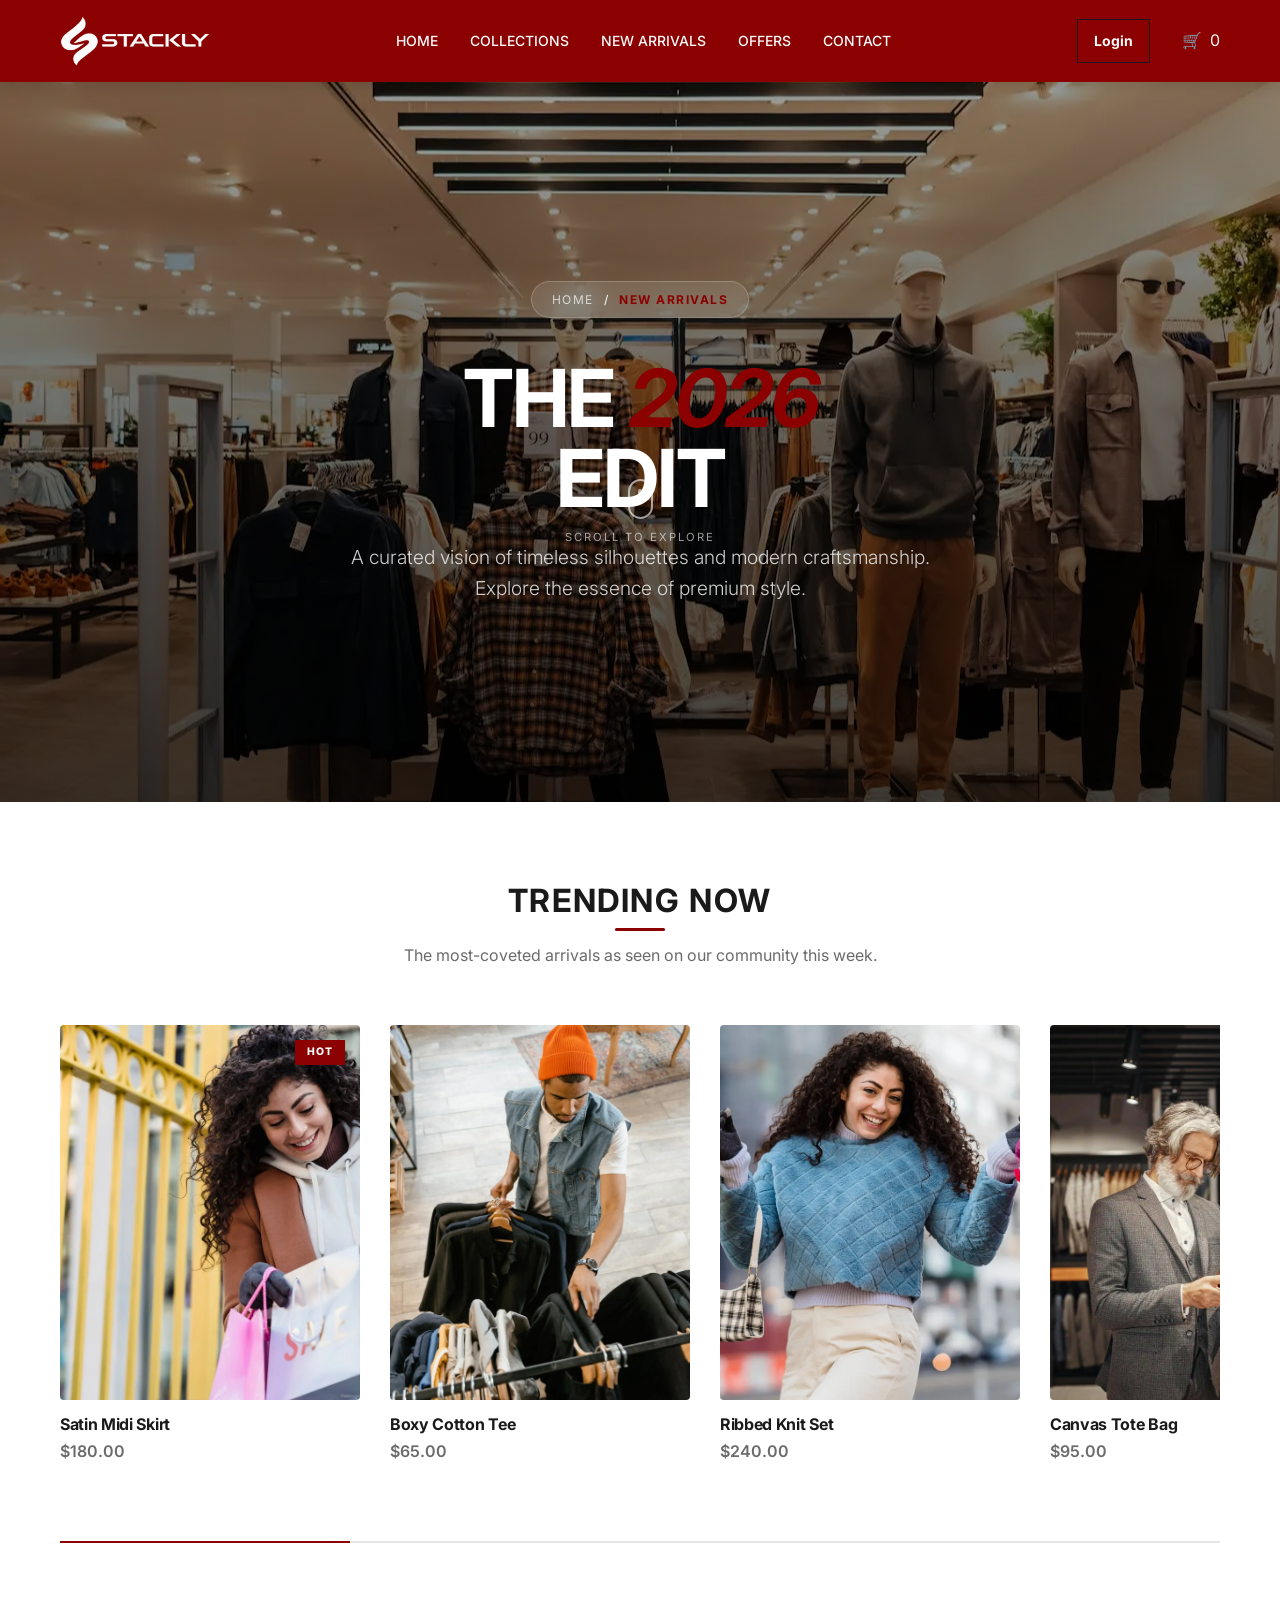
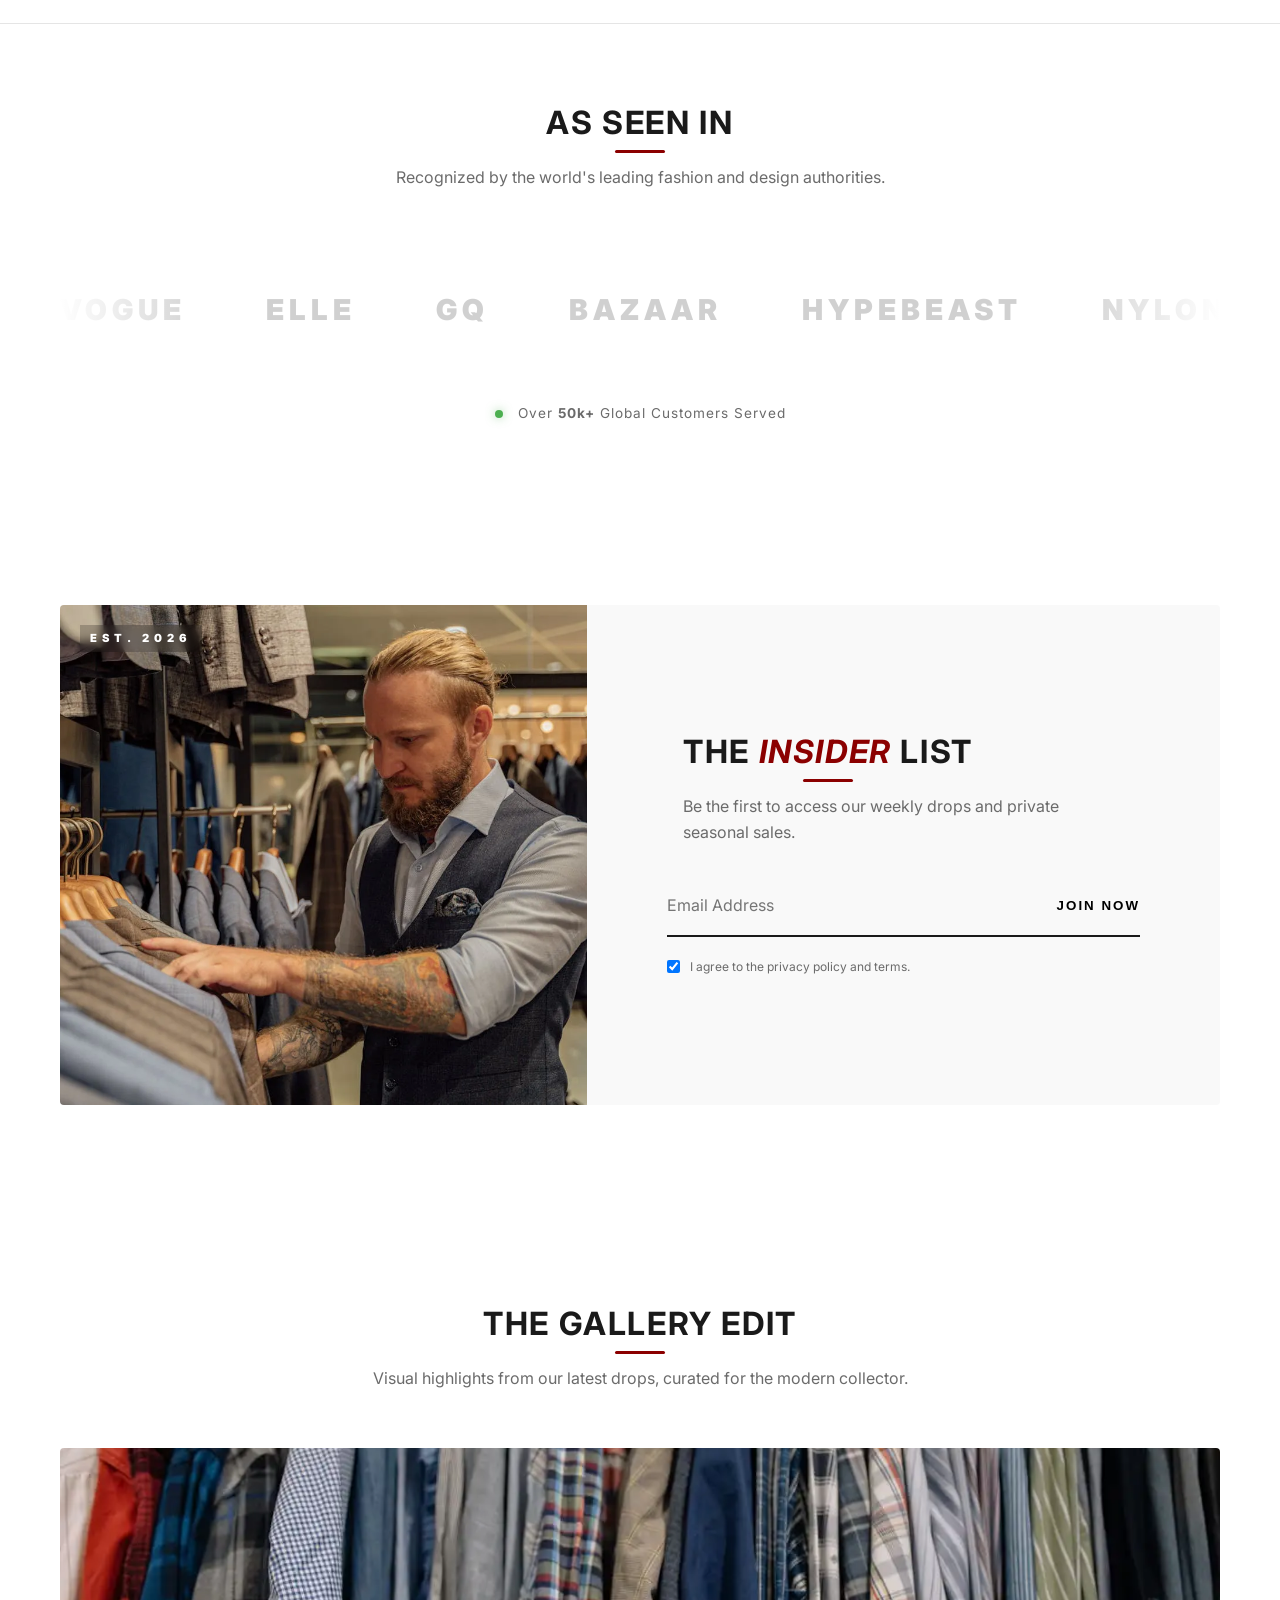
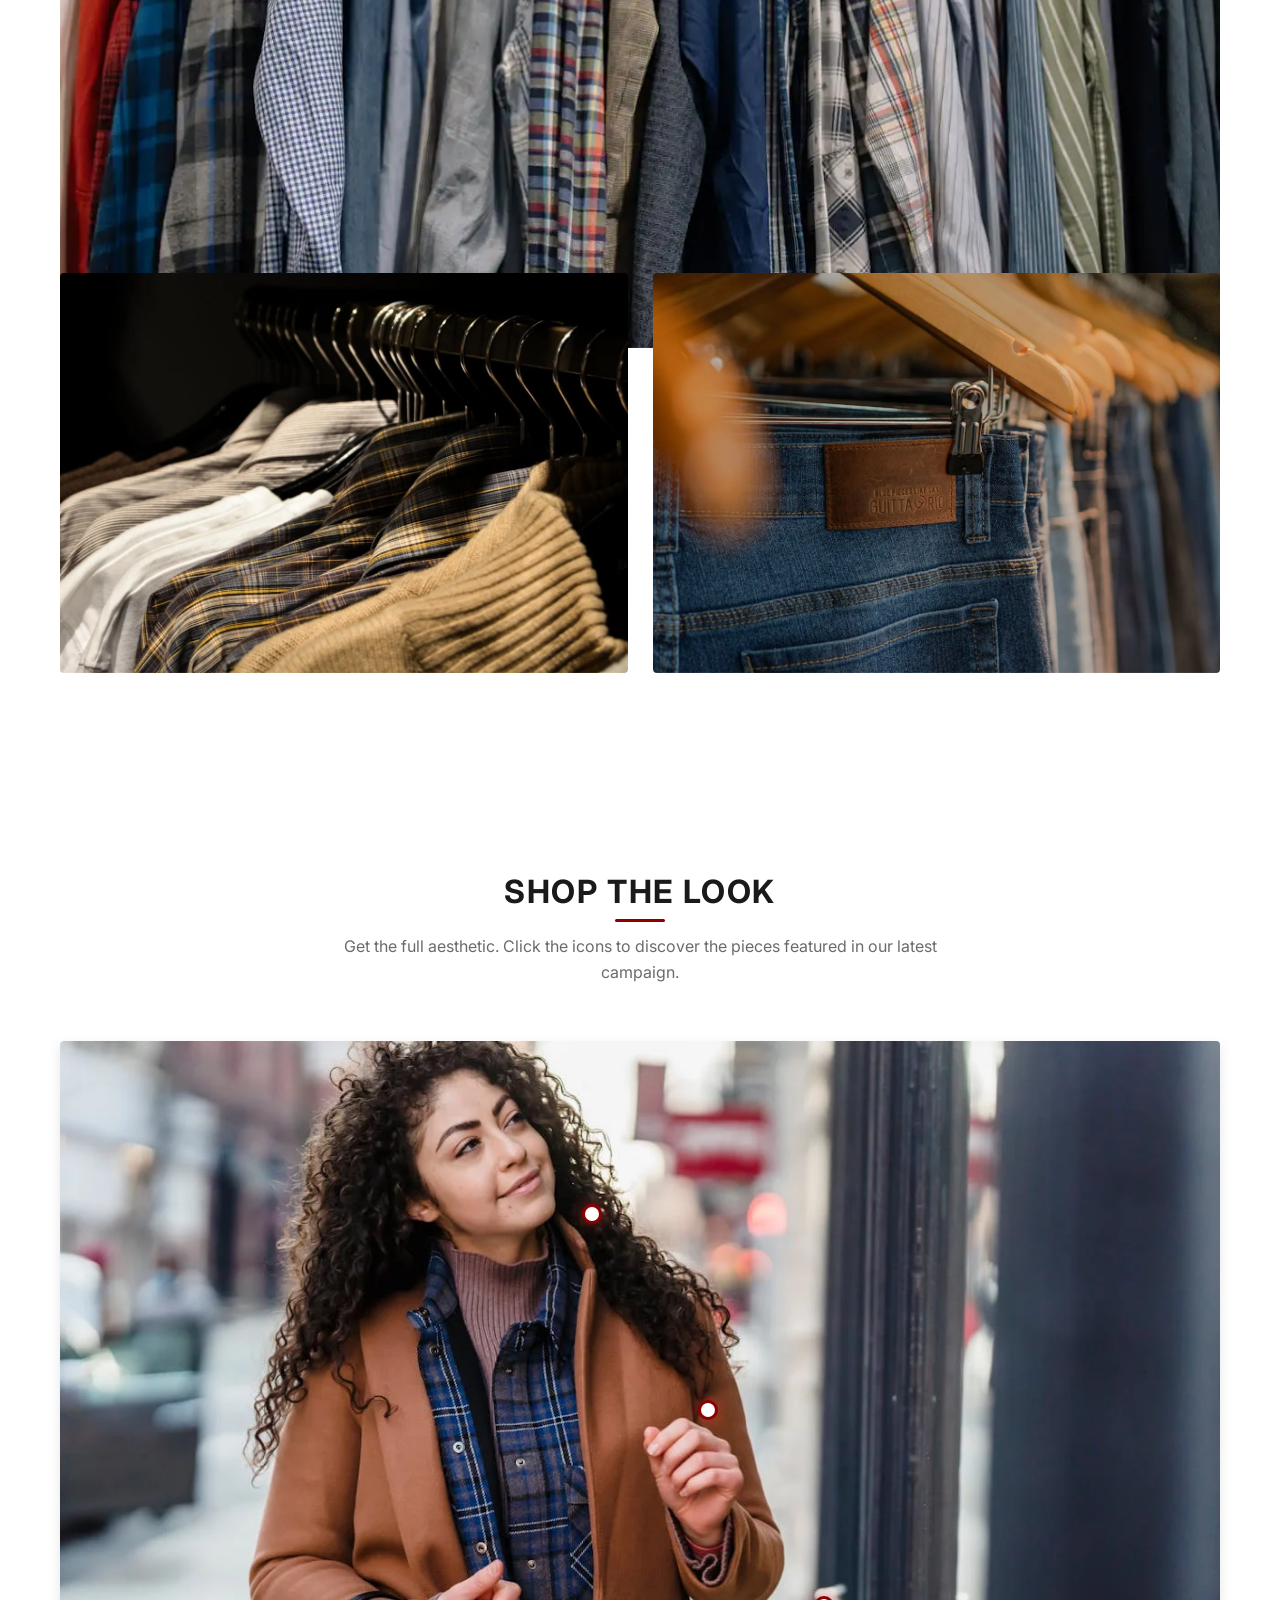
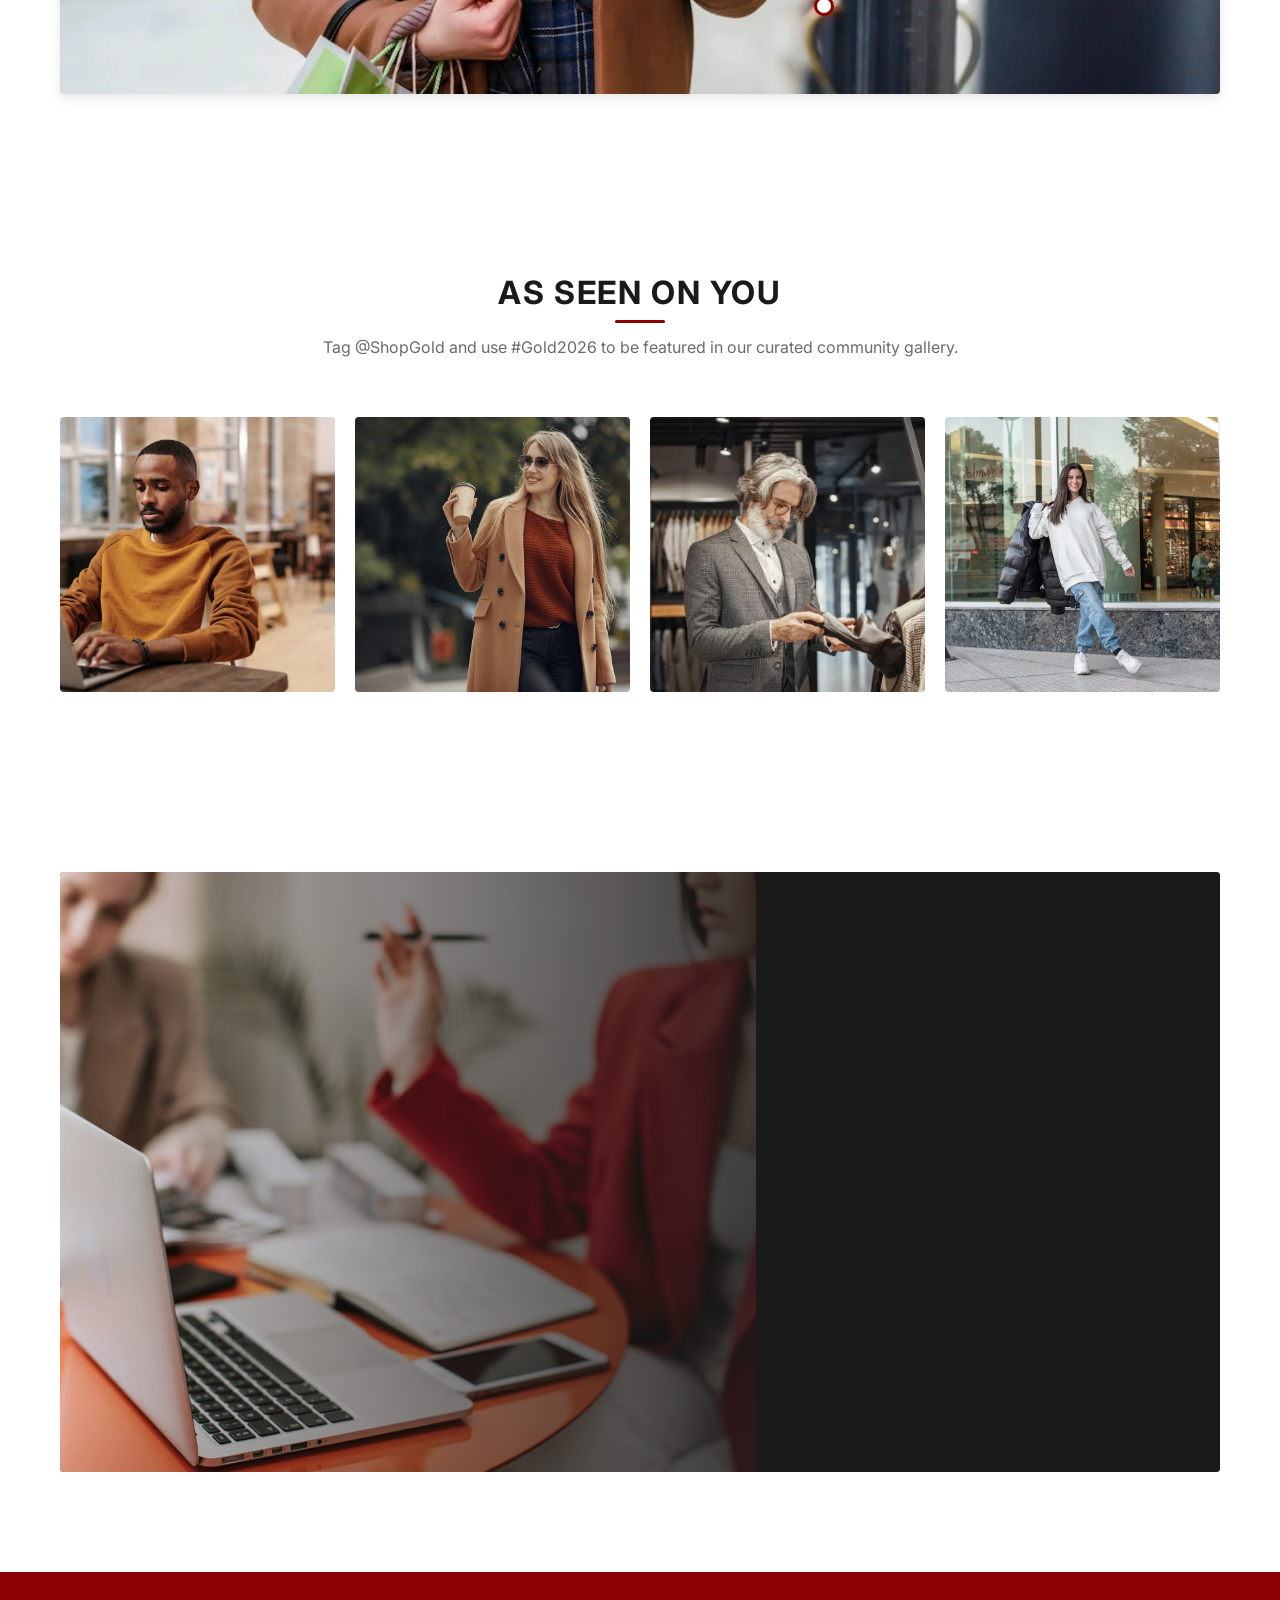
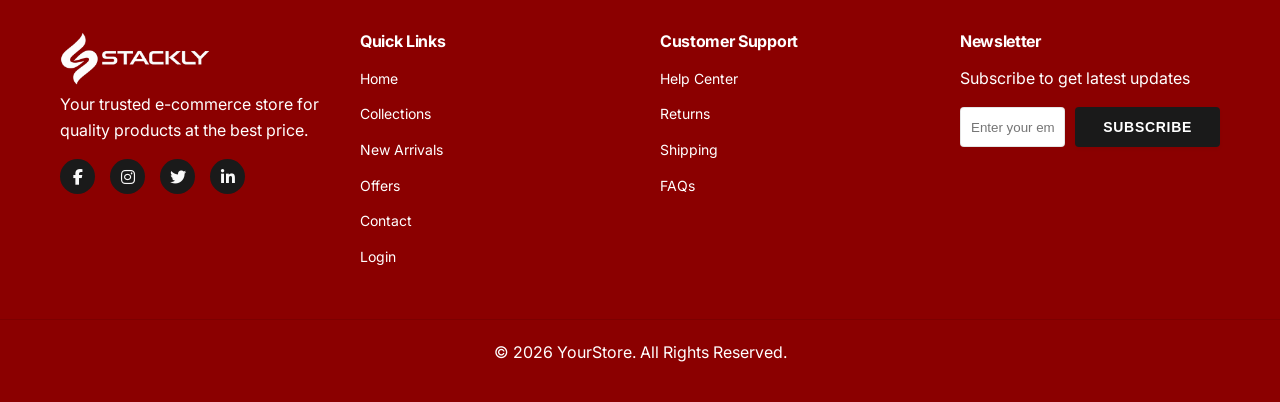
<file: arrival.html>
<!DOCTYPE html>
<html lang="en">

<head>
    <meta charset="UTF-8">
    <meta name="viewport" content="width=device-width, initial-scale=1.0">
    <title>E Commerce</title>
    <link rel="icon" href="./assets/bg remove.webp">

    <link rel="stylesheet" href="arrival.css">
    <link rel="stylesheet" href="./root.css">

    <link href="https://fonts.googleapis.com/icon?family=Material+Icons" rel="stylesheet">
    <link rel="stylesheet" href="https://cdnjs.cloudflare.com/ajax/libs/font-awesome/6.5.1/css/all.min.css">

    <link href="https://unpkg.com/aos@2.3.4/dist/aos.css" rel="stylesheet">
</head>

<body>

    <header class="main-header">
        <div class="container header-container">
            <a href="arrival.html" class="logo">
                <img src="./assets/white.webp" alt="logo" width="150px" height="50px">
            </a>

            <input type="checkbox" id="menu-toggle" class="menu-toggle">
            <label for="menu-toggle" class="hamburger">
                <span></span>
                <span></span>
                <span></span>
            </label>

            <nav class="nav-menu">
                <ul>
                    <li><a href="index.html">Home</a></li>
                    <li><a href="collection.html">Collections</a></li>
                    <li><a href="arrival.html">New Arrivals</a></li>
                    <li><a href="offer.html">Offers</a></li>
                    <li><a href="contact.html">Contact</a></li>
                </ul>
            </nav>

            <div class="header-actions">
                <a href="sign.html" class="btn-secondary small-btn">Login</a>
                <a href="./404.html" class="cart-icon">🛒 <span class="cart-count">0</span></a>
            </div>
        </div>
    </header>


    <main>

        <section class="collection-hero" data-aos="fade-down">
            <div class="hero-overlay"></div>

            <div class="container hero-content">
                <nav class="breadcrumb">
                    <a href="/">Home</a>
                    <span class="sep">/</span>
                    <span class="current">New Arrivals</span>
                </nav>

                <div class="title-wrapper">
                    <h1 class="collection-title">The <span>2026</span> <br>Edit</h1>
                    <p class="collection-subtitle">A curated vision of timeless silhouettes and modern craftsmanship.
                        Explore the essence of premium style.</p>
                </div>

                <div class="scroll-indicator">
                    <span class="mouse">
                        <span class="wheel"></span>
                    </span>
                    <p>Scroll to Explore</p>
                </div>
            </div>
        </section>





        <section class="trending-showcase-section" data-aos="fade-left">
            <div class="container">
                <div class="section-header">
                    <h2 class="section-title">Trending <span>Now</span></h2>
                    <p class="section-subtitle">The most-coveted arrivals as seen on our community this week.</p>
                </div>

                <div class="trending-container">
                    <div class="trending-scroll-wrapper">
                        <div class="trending-item">
                            <div class="t-img-box">
                                <img src="./assets/essen 1.webp"
                                    alt="Trending">
                                <div class="t-badge">Hot</div>
                            </div>
                            <div class="t-info">
                                <h4>Satin Midi Skirt</h4>
                                <p>$180.00</p>
                            </div>
                        </div>

                        <div class="trending-item">
                            <div class="t-img-box">
                                <img src="./assets/trend 1.webp"
                                    alt="Trending">
                            </div>
                            <div class="t-info">
                                <h4>Boxy Cotton Tee</h4>
                                <p>$65.00</p>
                            </div>
                        </div>

                        <div class="trending-item">
                            <div class="t-img-box">
                                <img src="./assets/essen 2.webp"
                                    alt="Trending">
                            </div>
                            <div class="t-info">
                                <h4>Ribbed Knit Set</h4>
                                <p>$240.00</p>
                            </div>
                        </div>

                        <div class="trending-item">
                            <div class="t-img-box">
                                <img src="./assets/trend 2.webp"
                                    alt="Trending">
                            </div>
                            <div class="t-info">
                                <h4>Canvas Tote Bag</h4>
                                <p>$95.00</p>
                            </div>
                        </div>
                    </div>

                    <div class="scroll-track">
                        <div class="scroll-bar"></div>
                    </div>
                </div>
            </div>
        </section>








        <section class="trust-marquee-section" data-aos="fade-up">
            <div class="container">
                <div class="section-header">
                    <h2 class="section-title">As Seen <span>In</span></h2>
                    <p class="section-subtitle">Recognized by the world's leading fashion and design authorities.</p>
                </div>

                <div class="marquee-container">
                    <div class="marquee-content">
                        <div class="logo-item">VOGUE</div>
                        <div class="logo-item">ELLE</div>
                        <div class="logo-item">GQ</div>
                        <div class="logo-item">BAZAAR</div>
                        <div class="logo-item">HYPEBEAST</div>
                        <div class="logo-item">NYLON</div>
                        <div class="logo-item">VOGUE</div>
                        <div class="logo-item">ELLE</div>
                        <div class="logo-item">GQ</div>
                        <div class="logo-item">BAZAAR</div>
                        <div class="logo-item">HYPEBEAST</div>
                        <div class="logo-item">NYLON</div>
                    </div>

                    <div class="marquee-fade-left"></div>
                    <div class="marquee-fade-right"></div>
                </div>

                <div class="trust-footer-note">
                    <span class="dot-active"></span> Over <strong>50k+</strong> Global Customers Served
                </div>
            </div>
        </section>








        <section class="arrival-newsletter" data-aos="zoom-in">
            <div class="container">
                <div class="newsletter-wrapper">
                    <div class="newsletter-image">
                        <img src="./assets/list.webp"
                            alt="Join the club">
                        <div class="img-overlay-text">EST. 2026</div>
                    </div>

                    <div class="newsletter-content">
                        <div class="section-header align-left">
                            <h2 class="section-title">The <span>Insider</span> List</h2>
                            <p class="section-subtitle">Be the first to access our weekly drops and private seasonal
                                sales.</p>
                        </div>

                        <form class="premium-form" action="./404.html" method="GET">
                            <div class="input-group">
                                <input type="email" placeholder="Email Address" required>
                                <button type="submit" class="form-submit-btn">Join Now</button>
                            </div>
                            <label class="checkbox-label">
                                <input type="checkbox" checked>
                                <span>I agree to the privacy policy and terms.</span>
                            </label>
                        </form>
                    </div>
                </div>
            </div>
        </section>








        <section class="arrivals-gallery-section" data-aos="fade-down">
            <div class="container">
                <div class="section-header">
                    <h2 class="section-title">The <span>Gallery</span> Edit</h2>
                    <p class="section-subtitle">Visual highlights from our latest drops, curated for the modern
                        collector.</p>
                </div>

                <div class="arrivals-gallery-grid">
                    <div class="gallery-item wide">
                        <div class="g-img-box">
                            <img src="./assets/gallery 1.webp"
                                alt="Arrival 1">
                            <div class="g-overlay">
                                <span class="g-cat">Outerwear</span>
                                <h3>The Oversized Wool Coat</h3>
                                <a href="./404.html" class="g-link">Shop Item →</a>
                            </div>
                        </div>
                    </div>

                    <div class="gallery-item">
                        <div class="g-img-box">
                            <img src="./assets/gallery 2.webp"
                                alt="Arrival 2">
                            <div class="g-overlay">
                                <span class="g-cat">Essentials</span>
                                <h3>Ribbed Silk Tank</h3>
                                <a href="./404.html" class="g-link">Shop Item →</a>
                            </div>
                        </div>
                    </div>

                    <div class="gallery-item">
                        <div class="g-img-box">
                            <img src="./assets/gallery 3.webp"
                                alt="Arrival 3">
                            <div class="g-overlay">
                                <span class="g-cat">Tailoring</span>
                                <h3>Modern Chino</h3>
                                <a href="./404.html" class="g-link">Shop Item →</a>
                            </div>
                        </div>
                    </div>
                </div>
            </div>
        </section>








        <section class="shop-the-look" data-aos="fade-left">
            <div class="container">
                <div class="section-header">
                    <h2 class="section-title">Shop The <span>Look</span></h2>
                    <p class="section-subtitle">Get the full aesthetic. Click the icons to discover the pieces featured
                        in our latest campaign.</p>
                </div>

                <div class="look-grid">
                    <div class="look-main">
                        <img src="./assets/round 1.webp"
                            alt="Lifestyle Look">

                        <div class="hotspot" style="top: 25%; left: 45%;">
                            <div class="hotspot-dot"></div>
                            <div class="hotspot-card">
                                <img src="./assets/round 4.webp"
                                    alt="Product">
                                <div>
                                    <h5>Wool Blazer</h5>
                                    <span>$420.00</span>
                                </div>
                            </div>
                        </div>

                        <div class="hotspot" style="top: 55%; left: 55%;">
                            <div class="hotspot-dot"></div>
                            <div class="hotspot-card">
                                <img src="./assets/sneaker 3.webp"
                                    alt="Product">
                                <div>
                                    <h5>Sneakers</h5>
                                    <span>$295.00</span>
                                </div>
                            </div>
                        </div>

                        <div class="hotspot" style="top: 85%; left: 65%;">
                            <div class="hotspot-dot"></div>
                            <div class="hotspot-card">
                                <img src="./assets/android 2.webp"
                                    alt="Product">
                                <div>
                                    <h5>Android watch</h5>
                                    <span>$295.00</span>
                                </div>
                            </div>
                        </div>
                    </div>
                </div>
            </div>
        </section>








        <section class="social-gallery-section" data-aos="fade-up">
            <div class="container">
                <div class="section-header">
                    <h2 class="section-title">As Seen <span>On You</span></h2>
                    <p class="section-subtitle">Tag @ShopGold and use #Gold2026 to be featured in our curated community
                        gallery.</p>
                </div>

                <div class="social-grid-wrapper">
                    <div class="social-grid">
                        <div class="social-card">
                            <img src="./assets/m1.webp"
                                alt="Community Style">
                            <div class="social-overlay">
                                <span class="user-handle">@marcus_luxe</span>
                                <div class="social-icon">IG</div>
                            </div>
                        </div>

                        <div class="social-card">
                            <img src="./assets/round 5.webp"
                                alt="Community Style">
                            <div class="social-overlay">
                                <span class="user-handle">@elena_style</span>
                                <div class="social-icon">IG</div>
                            </div>
                        </div>

                        <div class="social-card">
                            <img src="./assets/trend 2.webp"
                                alt="Community Style">
                            <div class="social-overlay">
                                <span class="user-handle">@david.fit</span>
                                <div class="social-icon">IG</div>
                            </div>
                        </div>

                        <div class="social-card">
                            <img src="./assets/round 2.webp"
                                alt="Community Style">
                            <div class="social-overlay">
                                <span class="user-handle">@sophia_gold</span>
                                <div class="social-icon">IG</div>
                            </div>
                        </div>
                    </div>
                </div>
            </div>
        </section>








        <section class="cinematic-cta-section" data-aos="zoom-in">
            <div class="container">
                <div class="cinematic-wrapper">
                    <div class="cinematic-bg">
                        <img src="./assets/cta.webp"
                            alt="New Arrival Concept">
                        <div class="video-overlay"></div>
                    </div>

                    <div class="cinematic-content">
                        <div class="content-inner">
                            <span class="c-label">Limited Release</span>
                            <h2 class="c-title">The <span>Midnight</span> <br>Series</h2>
                            <p class="c-desc">Experience the collection in motion. A study of light, shadow, and premium
                                silk.</p>

                            <div class="c-action-group">
                                <a href="./404.html" class="btn btn-primary c-btn">Explore Film</a>
                                <a href="./404.html" class="c-link-btn">Shop The Series →</a>
                            </div>
                        </div>
                    </div>
                </div>
            </div>
        </section>







    </main>


    <footer class="footer">

        <div class="container footer-container">

            <!-- Column 1 -->
            <div class="footer-col">
                <a href="./arrival.html">
                    <img src="./assets/white.webp" alt="logo" width="150px">
                </a>
                <p>Your trusted e-commerce store for quality products at the best price.</p>
                <div class="social-icons">
                    <a href="./404.html"><i class="fab fa-facebook-f"></i></a>
                    <a href="./404.html"><i class="fab fa-instagram"></i></a>
                    <a href="./404.html"><i class="fab fa-twitter"></i></a>
                    <a href="./404.html"><i class="fab fa-linkedin-in"></i></a>
                </div>
            </div>

            <!-- Column 2 -->
            <div class="footer-col">
                <h4>Quick Links</h4>
                <ul>
                    <li><a href="index.html">Home</a></li>
                    <li><a href="collection.html">Collections</a></li>
                    <li><a href="arrival.html">New Arrivals</a></li>
                    <li><a href="offer.html">Offers</a></li>
                    <li><a href="contact.html">Contact</a></li>
                    <li><a href="sign.html">Login</a></li>

                </ul>
            </div>

            <!-- Column 3 -->
            <div class="footer-col">
                <h4>Customer Support</h4>
                <ul>
                    <li><a href="./404.html">Help Center</a></li>
                    <li><a href="./404.html">Returns</a></li>
                    <li><a href="./404.html">Shipping</a></li>
                    <li><a href="./404.html">FAQs</a></li>
                </ul>
            </div>

            <!-- Column 4 -->
            <div class="footer-col">
                <h4>Newsletter</h4>
                <p>Subscribe to get latest updates</p>
                <form class="newsletter" action="./404.html" method="GET">
                    <input type="email" placeholder="Enter your email" required>
                    <button class="btn btn-primary">Subscribe</button>
                </form>
            </div>

        </div>

        <!-- Bottom -->
        <div class="footer-bottom">
            <p>© 2026 YourStore. All Rights Reserved.</p>
        </div>

    </footer>



    <script src="script.js"></script>

    <script src="https://unpkg.com/aos@2.3.4/dist/aos.js"></script>

    <script>
        AOS.init({
            duration: 900,
            easing: 'ease-in-out',
            once: true,
        });

        // data-aos="fade-up"
        // fade-up, fade-down, fade-left, fade-right, zoom-in,	slide-up, flip-left	

    </script>


</body>

</html>
</file>
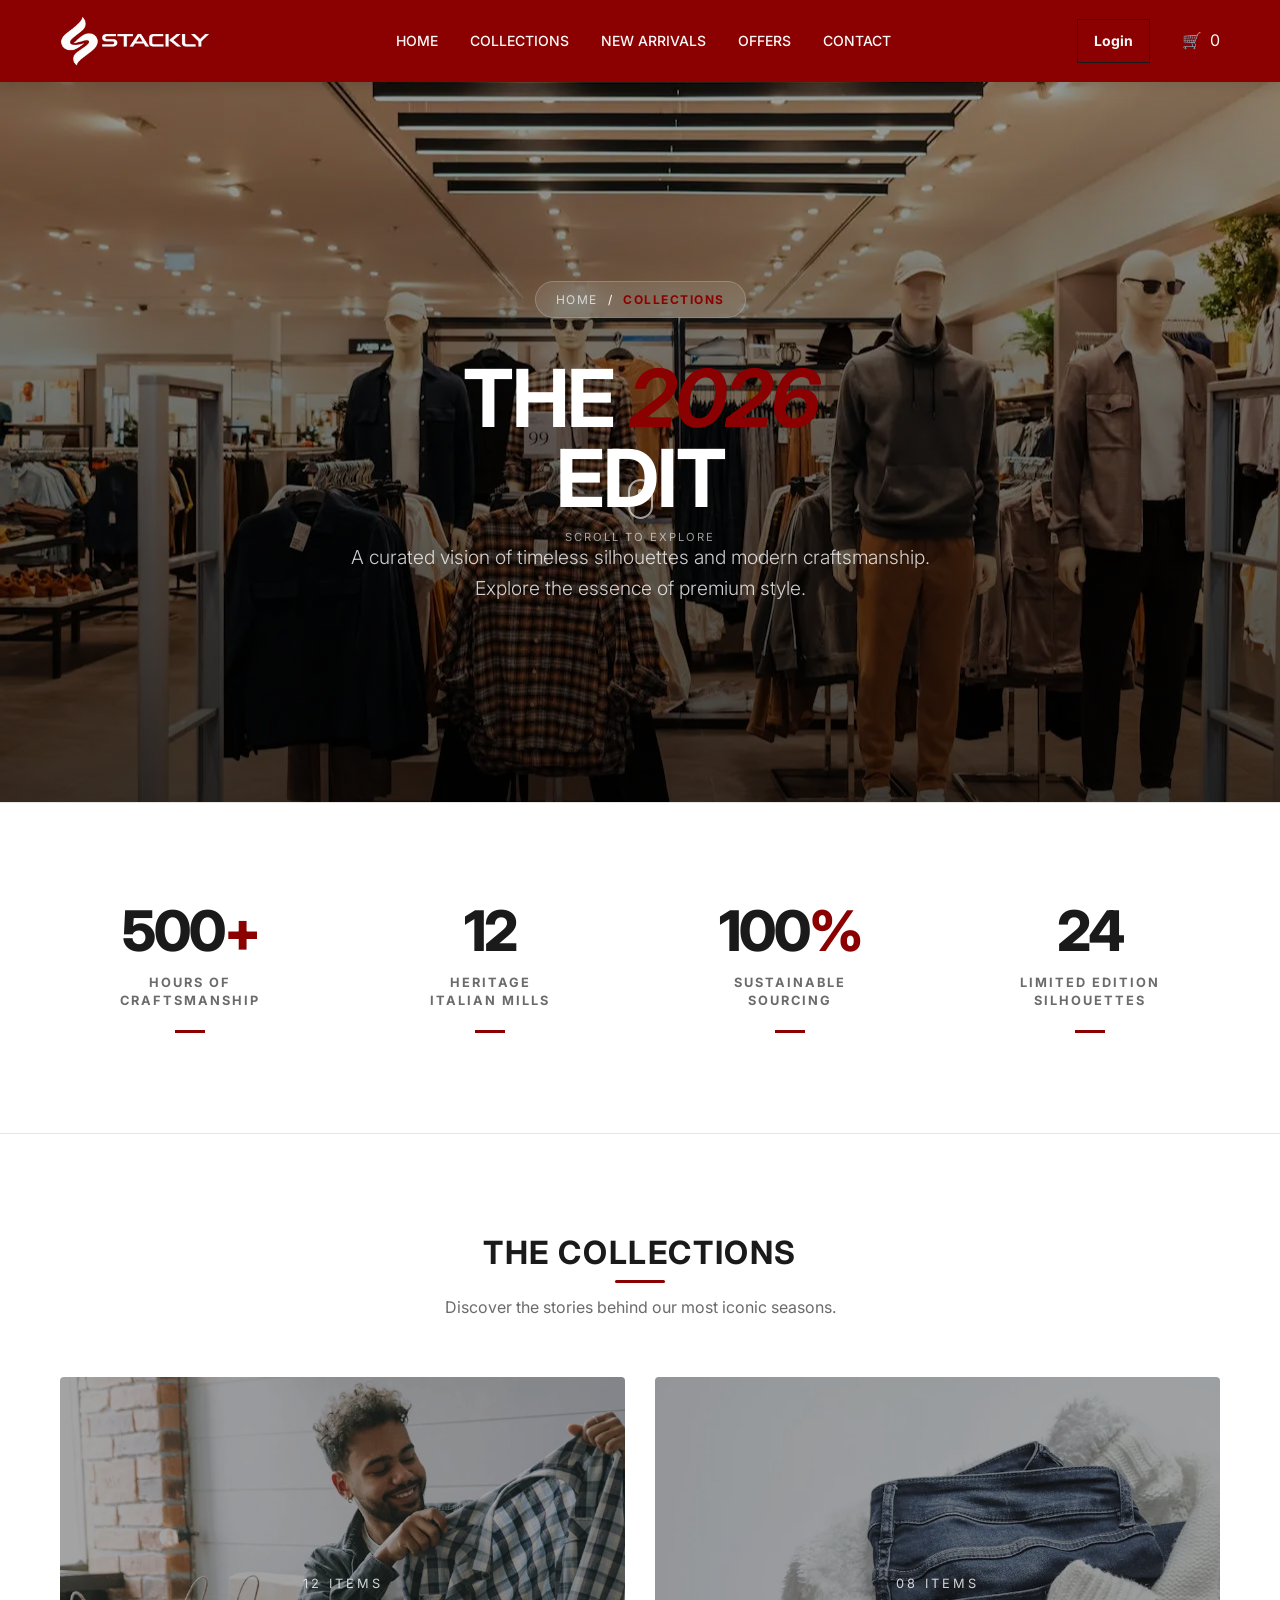
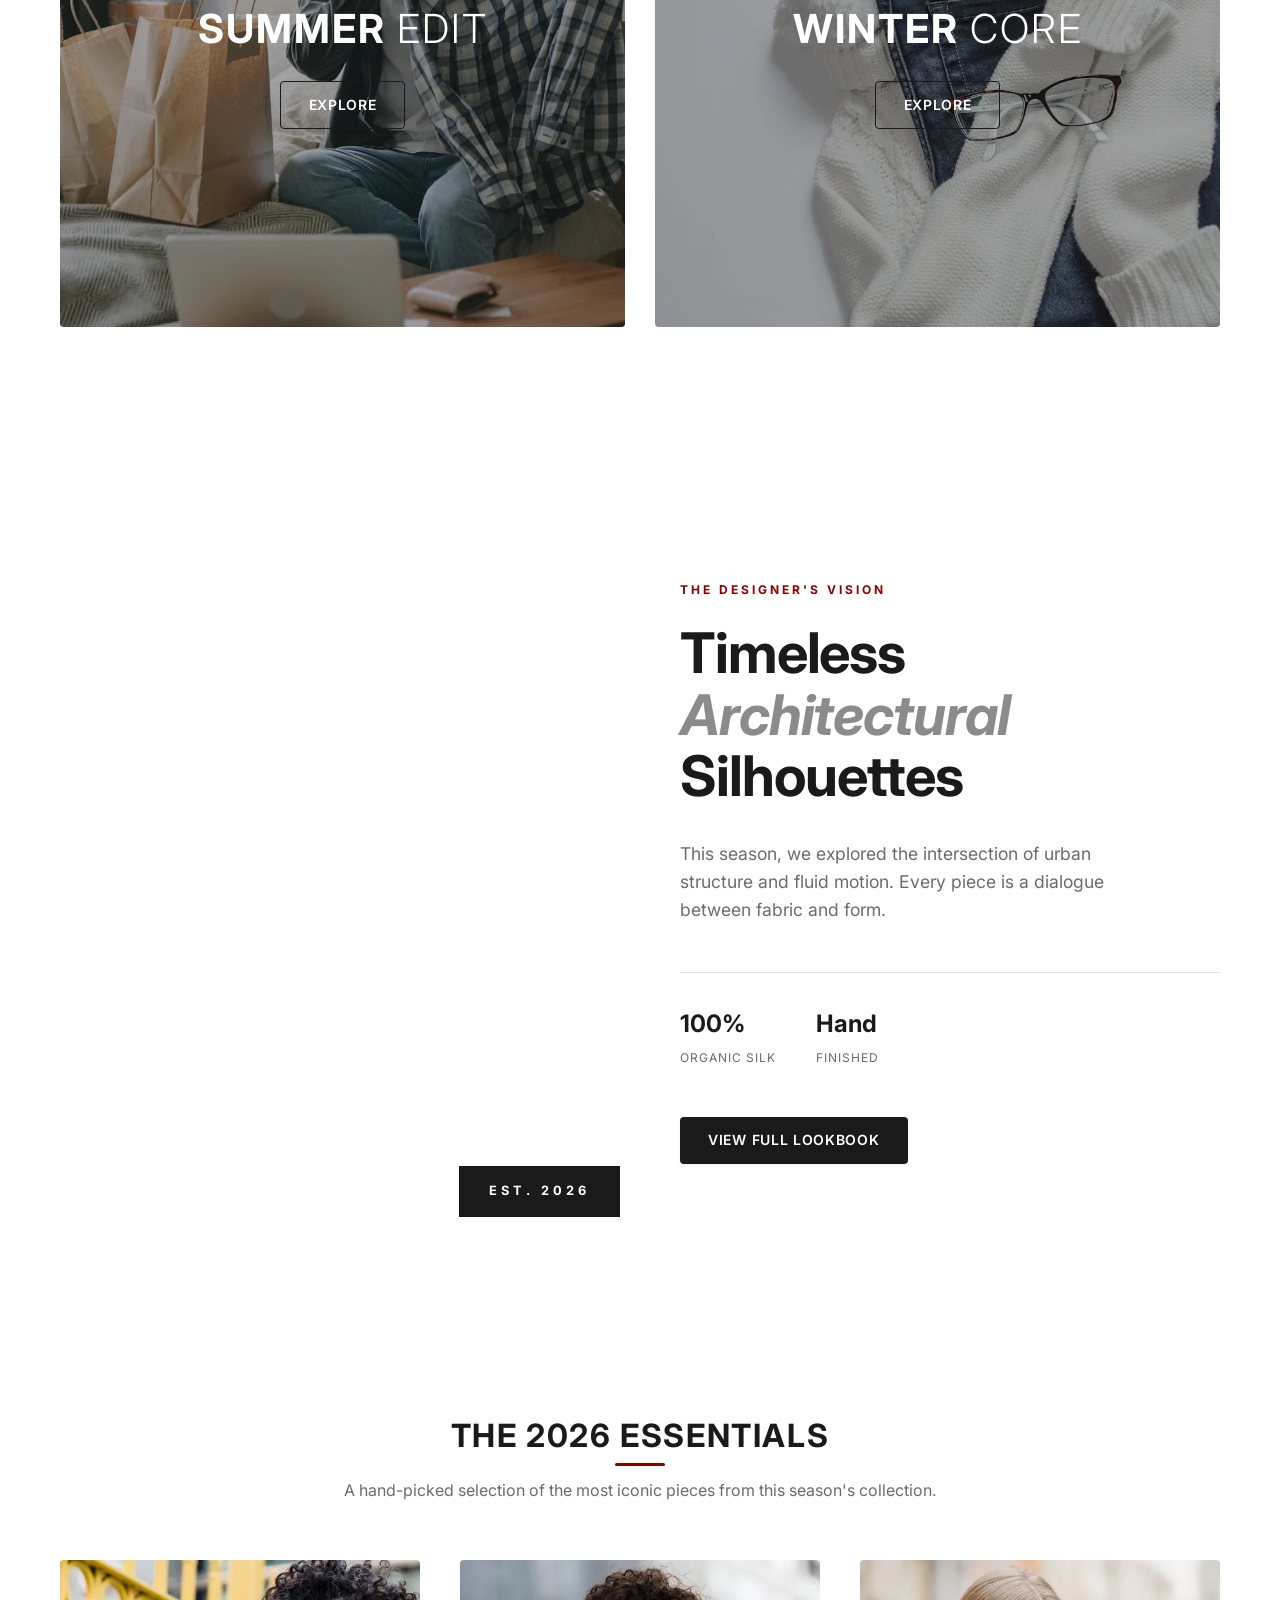
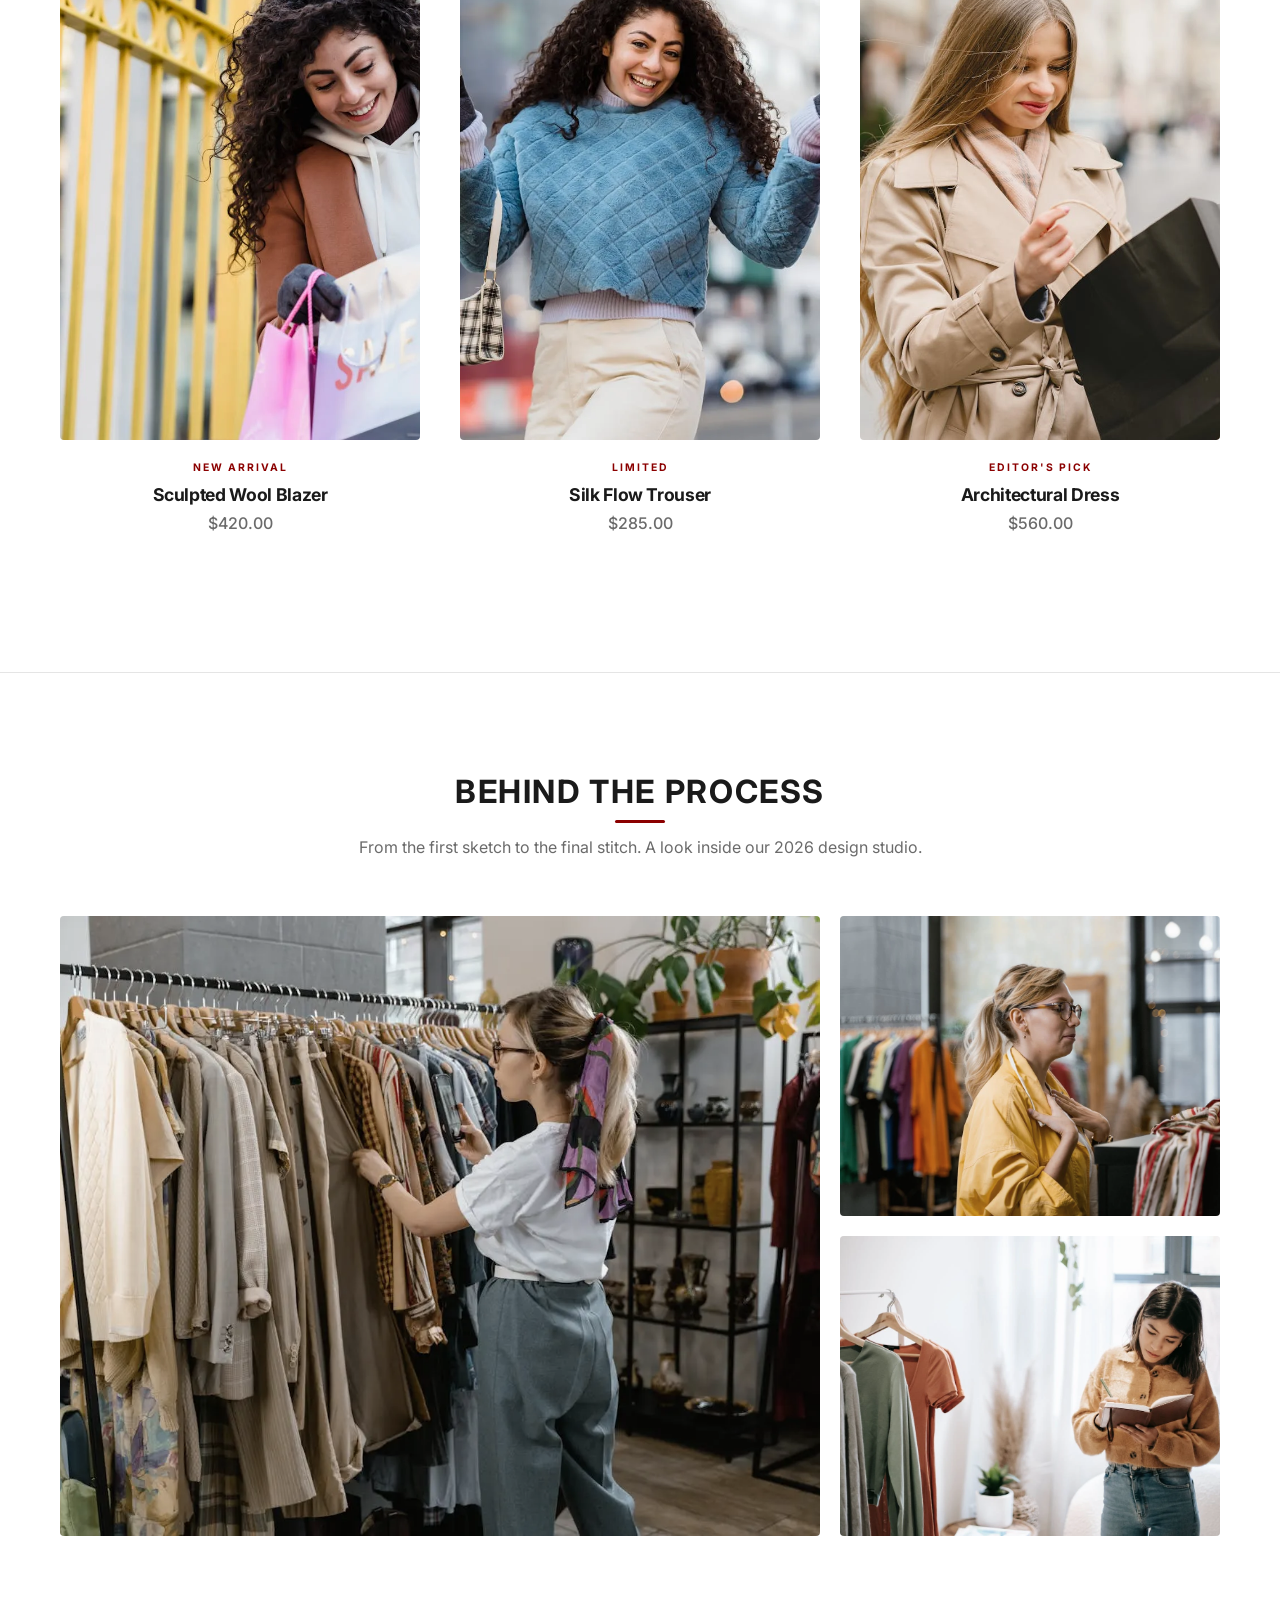
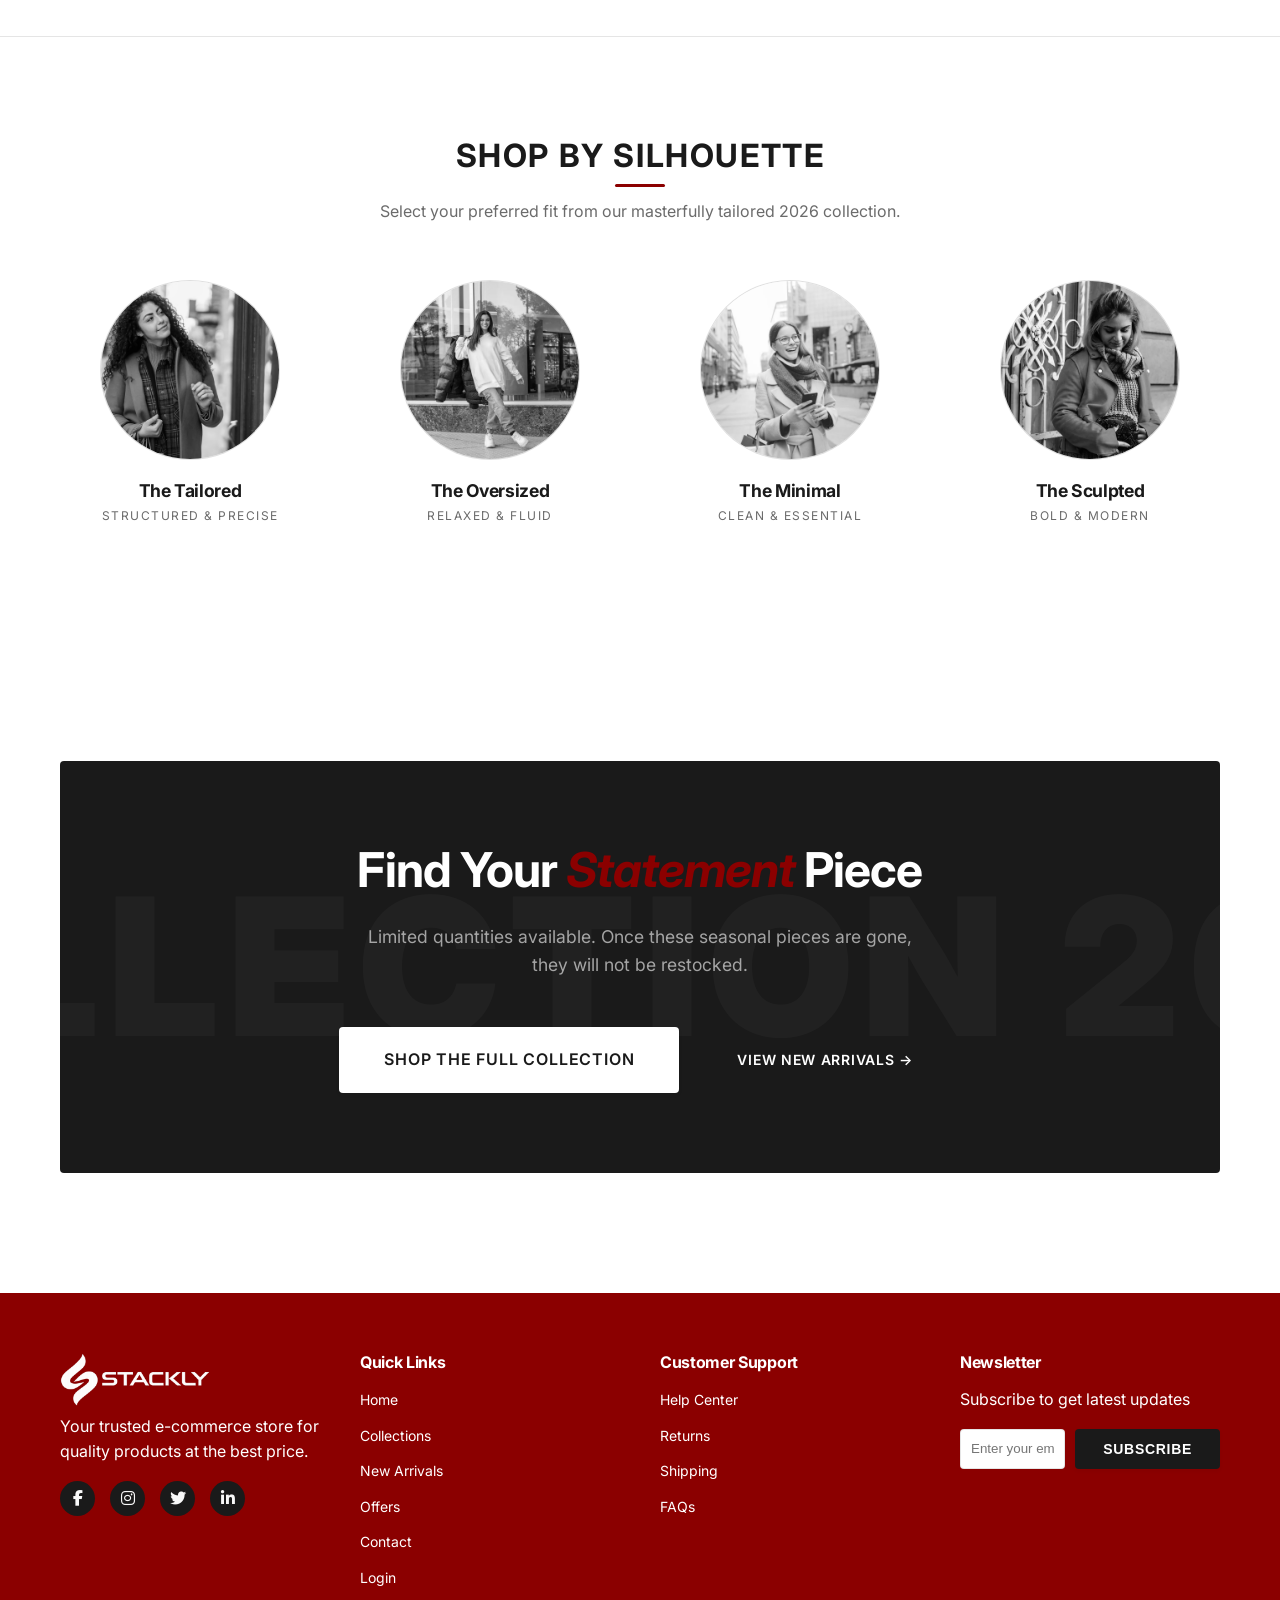
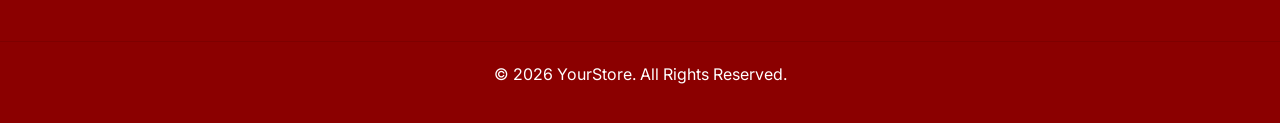
<file: collection.html>
<!DOCTYPE html>
<html lang="en">

<head>
    <meta charset="UTF-8">
    <meta name="viewport" content="width=device-width, initial-scale=1.0">
    <title>E Commerce</title>
    <link rel="icon" href="./assets/bg remove.webp">

    <link rel="stylesheet" href="collection.css">
    <link rel="stylesheet" href="./root.css">

    <link href="https://fonts.googleapis.com/icon?family=Material+Icons" rel="stylesheet">
    <link rel="stylesheet" href="https://cdnjs.cloudflare.com/ajax/libs/font-awesome/6.5.1/css/all.min.css">

    <link href="https://unpkg.com/aos@2.3.4/dist/aos.css" rel="stylesheet">
</head>

<body>

    <header class="main-header">
        <div class="container header-container">
            <a href="collection.html" class="logo">
                <img src="./assets/white.webp" alt="logo" width="150px" height="50px">
            </a>

            <input type="checkbox" id="menu-toggle" class="menu-toggle">
            <label for="menu-toggle" class="hamburger">
                <span></span>
                <span></span>
                <span></span>
            </label>

            <nav class="nav-menu">
                <ul>
                    <li><a href="index.html">Home</a></li>
                    <li><a href="collection.html">Collections</a></li>
                    <li><a href="arrival.html">New Arrivals</a></li>
                    <li><a href="offer.html">Offers</a></li>
                    <li><a href="contact.html">Contact</a></li>
                </ul>
            </nav>

            <div class="header-actions">
                <a href="sign.html" class="btn-secondary small-btn">Login</a>
                <a href="./404.html" class="cart-icon">🛒 <span class="cart-count">0</span></a>
            </div>
        </div>
    </header>


    <main>


        <section class="collection-hero" data-aos="fade-down">
            <div class="hero-overlay"></div>

            <div class="container hero-content">
                <nav class="breadcrumb">
                    <a href="/">Home</a>
                    <span class="sep">/</span>
                    <span class="current">Collections</span>
                </nav>

                <div class="title-wrapper">
                    <h1 class="collection-title">The <span>2026</span> <br>Edit</h1>
                    <p class="collection-subtitle">A curated vision of timeless silhouettes and modern craftsmanship.
                        Explore the essence of premium style.</p>
                </div>

                <div class="scroll-indicator">
                    <span class="mouse">
                        <span class="wheel"></span>
                    </span>
                    <p>Scroll to Explore</p>
                </div>
            </div>
        </section>







        <section class="collection-stats" data-aos="fade-left">
            <div class="container">
                <div class="stats-wrapper">
                    <div class="stat-item">
                        <div class="stat-number">500<span>+</span></div>
                        <h4 class="stat-label">Hours of <br>Craftsmanship</h4>
                        <div class="stat-line"></div>
                    </div>

                    <div class="stat-item">
                        <div class="stat-number">12</div>
                        <h4 class="stat-label">Heritage <br>Italian Mills</h4>
                        <div class="stat-line"></div>
                    </div>

                    <div class="stat-item">
                        <div class="stat-number">100<span>%</span></div>
                        <h4 class="stat-label">Sustainable <br>Sourcing</h4>
                        <div class="stat-line"></div>
                    </div>

                    <div class="stat-item">
                        <div class="stat-number">24</div>
                        <h4 class="stat-label">Limited Edition <br>Silhouettes</h4>
                        <div class="stat-line"></div>
                    </div>
                </div>
            </div>
        </section>








        <section class="category-showcase" data-aos="fade-up">
            <div class="container">
                <div class="section-header">
                    <h2 class="section-title">The Collections</h2>
                    <p class="section-subtitle">Discover the stories behind our most iconic seasons.</p>
                </div>

                <div class="showcase-grid">
                    <div class="showcase-item">
                        <div class="showcase-img">
                            <img src="./assets/summer.webp"
                                alt="Summer Edit">
                            <div class="showcase-overlay">
                                <span class="count">12 Items</span>
                                <h3>Summer <span>Edit</span></h3>
                                <a href="./404.html" class="btn btn-secondary">Explore</a>
                            </div>
                        </div>
                    </div>

                    <div class="showcase-item">
                        <div class="showcase-img">
                            <img src="./assets/winter.webp"
                                alt="Winter Edit">
                            <div class="showcase-overlay">
                                <span class="count">08 Items</span>
                                <h3>Winter <span>Core</span></h3>
                                <a href="./404.html" class="btn btn-secondary">Explore</a>
                            </div>
                        </div>
                    </div>
                </div>
            </div>
        </section>







        <section class="lookbook-split" data-aos="zoom-in">
            <div class="container split-container">
                <div class="split-visual">
                    <div class="reveal-mask">
                        <img src="./assets/design.webp"
                            alt="Collection Preview">
                    </div>
                    <div class="floating-year">EST. 2026</div>
                </div>

                <div class="split-content">
                    <span class="label">The Designer's Vision</span>
                    <h2 class="split-title">Timeless <span>Architectural</span> Silhouettes</h2>
                    <p class="split-desc">
                        This season, we explored the intersection of urban structure and fluid motion. Every piece is a
                        dialogue between fabric and form.
                    </p>
                    <div class="split-stats">
                        <div class="stat">
                            <strong>100%</strong>
                            <span>Organic Silk</span>
                        </div>
                        <div class="stat">
                            <strong>Hand</strong>
                            <span>Finished</span>
                        </div>
                    </div>
                    <a href="./404.html" class="btn btn-primary">View Full Lookbook</a>
                </div>
            </div>
        </section>







        <section class="collection-products" data-aos="fade-down">
            <div class="container">
                <div class="section-header">
                    <h2 class="section-title">The 2026 <span>Essentials</span></h2>
                    <p class="section-subtitle">A hand-picked selection of the most iconic pieces from this season's
                        collection.</p>
                </div>

                <div class="product-reveal-grid">
                    <div class="collection-card">
                        <div class="img-wrapper">
                            <img src="./assets/essen 1.webp"
                                alt="Item">
                            <div class="hover-overlay">
                                <button class="btn btn-secondary small-btn" onclick="window.location.href='./404.html'">Quick Shop</button>
                            </div>
                        </div>
                        <div class="card-info">
                            <p class="tag">NEW ARRIVAL</p>
                            <h3>Sculpted Wool Blazer</h3>
                            <p class="price">$420.00</p>
                        </div>
                    </div>

                    <div class="collection-card">
                        <div class="img-wrapper">
                            <img src="./assets/essen 2.webp"
                                alt="Item">
                            <div class="hover-overlay">
                                <button class="btn btn-secondary small-btn" onclick="window.location.href='./404.html'">Quick Shop</button>
                            </div>
                        </div>
                        <div class="card-info">
                            <p class="tag">LIMITED</p>
                            <h3>Silk Flow Trouser</h3>
                            <p class="price">$285.00</p>
                        </div>
                    </div>

                    <div class="collection-card">
                        <div class="img-wrapper">
                            <img src="./assets/essen 3.webp"
                                alt="Item">
                            <div class="hover-overlay">
                                <button class="btn btn-secondary small-btn" onclick="window.location.href='./404.html'">Quick Shop</button>
                            </div>
                        </div>
                        <div class="card-info">
                            <p class="tag">EDITOR'S PICK</p>
                            <h3>Architectural Dress</h3>
                            <p class="price">$560.00</p>
                        </div>
                    </div>
                </div>
            </div>
        </section>








        <section class="collection-bts" data-aos="fade-left">
            <div class="container">
                <div class="section-header">
                    <h2 class="section-title">Behind the <span>Process</span></h2>
                    <p class="section-subtitle">From the first sketch to the final stitch. A look inside our 2026 design
                        studio.</p>
                </div>

                <div class="bts-grid">
                    <div class="bts-item tall">
                        <img src="./assets/process 1.webp" alt="Process 1">
                        <div class="bts-caption">The Workshop</div>
                    </div>

                    <div class="bts-item">
                        <img src="./assets/process 2.webp"
                            alt="Process 2">
                        <div class="bts-caption">Material Sourcing</div>
                    </div>

                    <div class="bts-item">
                        <img src="./assets/process 3.webp"
                            alt="Process 3">
                        <div class="bts-caption">Final Fittings</div>
                    </div>
                </div>
            </div>
        </section>







        <section class="silhouette-nav" data-aos="fade-up">
            <div class="container">
                <div class="section-header">
                    <h2 class="section-title">Shop by <span>Silhouette</span></h2>
                    <p class="section-subtitle">Select your preferred fit from our masterfully tailored 2026 collection.
                    </p>
                </div>

                <div class="silhouette-grid">
                    <a href="./404.html" class="silhouette-item">
                        <div class="s-circle">
                            <img src="./assets/round 1.webp"
                                alt="Tailored">
                        </div>
                        <h4>The Tailored</h4>
                        <p>Structured & Precise</p>
                    </a>

                    <a href="./404.html" class="silhouette-item">
                        <div class="s-circle">
                            <img src="./assets/round 2.webp"
                                alt="Oversized">
                        </div>
                        <h4>The Oversized</h4>
                        <p>Relaxed & Fluid</p>
                    </a>

                    <a href="./404.html" class="silhouette-item">
                        <div class="s-circle">
                            <img src="./assets/round 3.webp"
                                alt="Minimalist">
                        </div>
                        <h4>The Minimal</h4>
                        <p>Clean & Essential</p>
                    </a>

                    <a href="./404.html" class="silhouette-item">
                        <div class="s-circle">
                            <img src="./assets/round 4.webp"
                                alt="Avant-Garde">
                        </div>
                        <h4>The Sculpted</h4>
                        <p>Bold & Modern</p>
                    </a>
                </div>
            </div>
        </section>














        <section class="collection-footer-cta" data-aos="zoom-in">
            <div class="container">
                <div class="cta-banner">
                    <div class="bg-text-watermark">COLLECTION 2026</div>

                    <div class="cta-inner-content">
                        <h2 class="cta-title">Find Your <span>Statement</span> Piece</h2>
                        <p class="cta-sub">Limited quantities available. Once these seasonal pieces are gone, they will
                            not be restocked.</p>

                        <div class="cta-button-group">
                            <a href="./404.html" class="btn btn-primary cta-btn-large">Shop The Full Collection</a>
                            <a href="./404.html" class="btn btn-secondary cta-btn-link">View New Arrivals →</a>
                        </div>
                    </div>
                </div>
            </div>
        </section>

    </main>


    <footer class="footer">

        <div class="container footer-container">

            <!-- Column 1 -->
            <div class="footer-col">
                <a href="./collection.html">
                    <img src="./assets/white.webp" alt="logo" width="150px">
                </a>
                <p>Your trusted e-commerce store for quality products at the best price.</p>
                <div class="social-icons">
                    <a href="./404.html"><i class="fab fa-facebook-f"></i></a>
                    <a href="./404.html"><i class="fab fa-instagram"></i></a>
                    <a href="./404.html"><i class="fab fa-twitter"></i></a>
                    <a href="./404.html"><i class="fab fa-linkedin-in"></i></a>
                </div>
            </div>

            <!-- Column 2 -->
            <div class="footer-col">
                <h4>Quick Links</h4>
                <ul>
                    <li><a href="index.html">Home</a></li>
                    <li><a href="collection.html">Collections</a></li>
                    <li><a href="arrival.html">New Arrivals</a></li>
                    <li><a href="offer.html">Offers</a></li>
                    <li><a href="contact.html">Contact</a></li>
                    <li><a href="sign.html">Login</a></li>

                </ul>
            </div>

            <!-- Column 3 -->
            <div class="footer-col">
                <h4>Customer Support</h4>
                <ul>
                    <li><a href="./404.html">Help Center</a></li>
                    <li><a href="./404.html">Returns</a></li>
                    <li><a href="./404.html">Shipping</a></li>
                    <li><a href="./404.html">FAQs</a></li>
                </ul>
            </div>

            <!-- Column 4 -->
            <div class="footer-col">
                <h4>Newsletter</h4>
                <p>Subscribe to get latest updates</p>
                <form class="newsletter" action="./404.html" method="GET">
                    <input type="email" placeholder="Enter your email" required>
                    <button class="btn btn-primary">Subscribe</button>
                </form>
            </div>

        </div>

        <!-- Bottom -->
        <div class="footer-bottom">
            <p>© 2026 YourStore. All Rights Reserved.</p>
        </div>

    </footer>



    <script src="script.js"></script>

    <script src="https://unpkg.com/aos@2.3.4/dist/aos.js"></script>

    <script>
        AOS.init({
            duration: 900,
            easing: 'ease-in-out',
            once: true,
        });

        // data-aos="fade-up"
        // fade-up, fade-down, fade-left, fade-right, zoom-in,	slide-up, flip-left	

    </script>


</body>

</html>
</file>
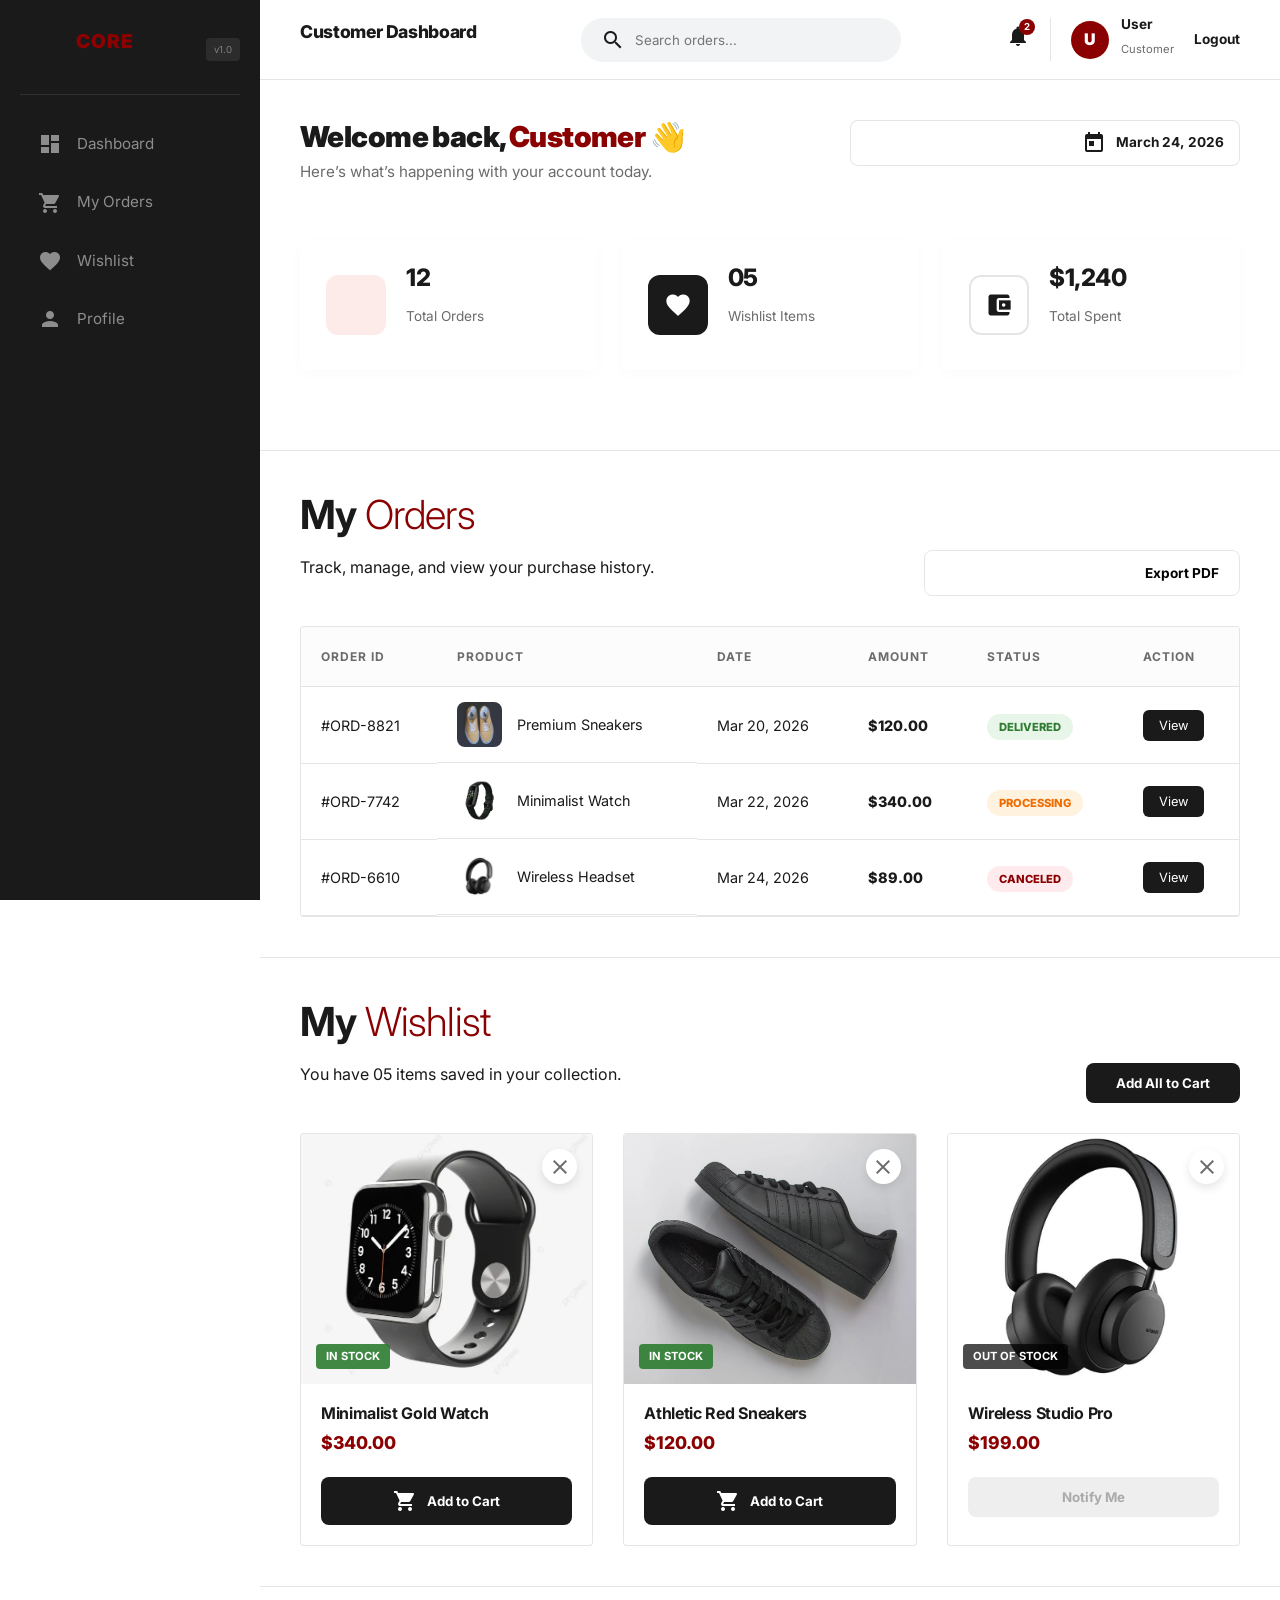
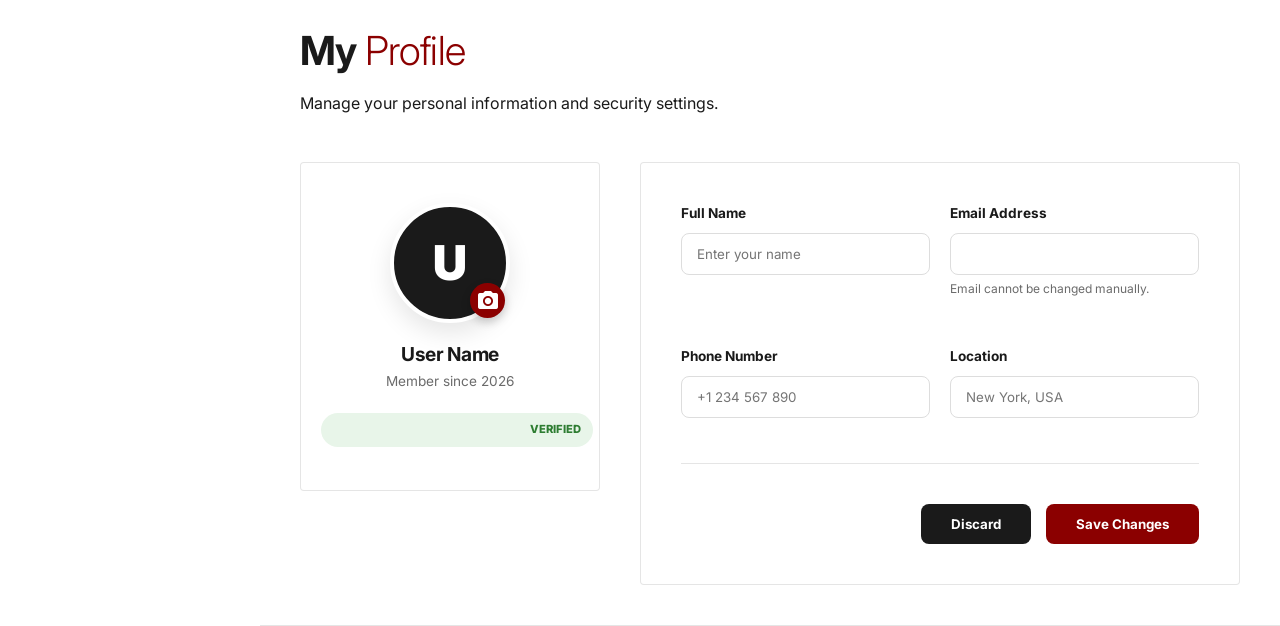
<file: customer.html>
<!DOCTYPE html>
<html lang="en">

<head>
    <meta charset="UTF-8">
    <meta name="viewport" content="width=device-width, initial-scale=1.0">
    <title>Customer Dashboard</title>

    <link rel="stylesheet" href="customer.css">
    <link rel="stylesheet" href="root.css">

    <link href="https://fonts.googleapis.com/icon?family=Material+Icons" rel="stylesheet">
</head>

<body>

    <section class="dashboard">

        <aside>
            <div class="aside-brand">
                <div class="brand-inner">
                    <h3>User<span>Core</span></h3>
                    <div class="system-tag">v1.0</div>
                </div>
            </div>

            <nav class="aside-nav">
                <ul>
                    <li>
                        <a href="#" data-target="dashboard-view">
                            <i class="material-icons">dashboard</i> Dashboard
                        </a>
                    </li>

                    <li>
                        <a href="#" data-target="orders-view">
                            <i class="material-icons">shopping_cart</i> My Orders
                        </a>
                    </li>

                    <li>
                        <a href="#" data-target="wishlist-view">
                            <i class="material-icons">favorite</i> Wishlist
                        </a>
                    </li>

                    <li>
                        <a href="#" data-target="profile-view">
                            <i class="material-icons">person</i> Profile
                        </a>
                    </li>
                </ul>

                <!-- <button onclick="logout()">Logout</button> -->
            </nav>
        </aside>

        <main>

            <!-- hamburger -->

            <div class="mobile-top-bar">
                <h3 class="mobile-brand">User<span>Core</span></h3>
                <button class="menu-btn" id="menu-toggle">
                    <i class="material-icons">menu</i>
                </button>
            </div>

            <!-- TOPBAR -->

            <div class="topbar">

                <div class="topbar-left">
                    <h3>Customer Dashboard</h3>
                </div>

                <div class="topbar-center">
                    <div class="search-box">
                        <i class="material-icons">search</i>
                        <input type="text" placeholder="Search orders..." />
                    </div>
                </div>

                <div class="topbar-right">

                    <div class="topbar-icon">
                        <i class="material-icons">notifications</i>
                        <span class="badge">2</span>
                    </div>

                    <div class="profile-box">
                        <div class="profile-img" id="profile-letter">U</div>
                        <div class="profile-info">
                            <p id="profile-name">User</p>
                            <span>Customer</span>
                        </div>
                    </div>

                    <a href="index.html" class="topbar-icon">Logout</a>

                </div>
            </div>

            <!-- SECTIONS -->

            <section id="dashboard-view" class="main-content">
                <div class="dash-header">
                    <div class="dash-title">
                        <h1>Welcome back, <span id="user-display-name">Customer</span> 👋</h1>
                        <p>Here’s what’s happening with your account today.</p>
                    </div>
                    <div class="dash-date">
                        <i class="material-icons">calendar_today</i>
                        <span>March 24, 2026</span>
                    </div>
                </div>

                <div class="stats-grid">
                    <div class="stat-card">
                        <div class="stat-icon red-bg">
                            <i class="material-icons">shopping_bag</i>
                        </div>
                        <div class="stat-details">
                            <h3>12</h3>
                            <p>Total Orders</p>
                        </div>
                    </div>

                    <div class="stat-card">
                        <div class="stat-icon black-bg">
                            <i class="material-icons">favorite</i>
                        </div>
                        <div class="stat-details">
                            <h3>05</h3>
                            <p>Wishlist Items</p>
                        </div>
                    </div>

                    <div class="stat-card">
                        <div class="stat-icon outline">
                            <i class="material-icons">account_balance_wallet</i>
                        </div>
                        <div class="stat-details">
                            <h3>$1,240</h3>
                            <p>Total Spent</p>
                        </div>
                    </div>
                </div>
            </section>




            <section id="orders-view" class="main-content">
                <div class="section-header-flex">
                    <div class="title-group">
                        <h1>My <span>Orders</span></h1>
                        <p>Track, manage, and view your purchase history.</p>
                    </div>
                    <div class="order-actions">
                        <button class="btn-outline" onclick="window.location.href='./404.html'"><i
                                class="material-icons">download</i> Export PDF</button>
                    </div>
                </div>

                <div class="table-container">
                    <table class="premium-table">
                        <thead>
                            <tr>
                                <th>Order ID</th>
                                <th>Product</th>
                                <th>Date</th>
                                <th>Amount</th>
                                <th>Status</th>
                                <th>Action</th>
                            </tr>
                        </thead>
                        <tbody>
                            <tr>
                                <td>#ORD-8821</td>
                                <td class="product-cell">
                                    <img src="./assets/sneaker 2.webp" alt="Prod">
                                    <span>Premium Sneakers</span>
                                </td>
                                <td>Mar 20, 2026</td>
                                <td class="price-cell">$120.00</td>
                                <td><span class="status-badge delivered">Delivered</span></td>
                                <td><button class="view-btn" onclick="window.location.href='./404.html'">View</button>
                                </td>
                            </tr>
                            <tr>
                                <td>#ORD-7742</td>
                                <td class="product-cell">
                                    <img src="./assets/android 2.webp" alt="Prod">
                                    <span>Minimalist Watch</span>
                                </td>
                                <td>Mar 22, 2026</td>
                                <td class="price-cell">$340.00</td>
                                <td><span class="status-badge pending">Processing</span></td>
                                <td><button class="view-btn" onclick="window.location.href='./404.html'">View</button>
                                </td>
                            </tr>
                            <tr>
                                <td>#ORD-6610</td>
                                <td class="product-cell">
                                    <img src="./assets/wireless.webp" alt="Prod">
                                    <span>Wireless Headset</span>
                                </td>
                                <td>Mar 24, 2026</td>
                                <td class="price-cell">$89.00</td>
                                <td><span class="status-badge canceled">Canceled</span></td>
                                <td><button class="view-btn" onclick="window.location.href='./404.html'">View</button>
                                </td>
                            </tr>
                        </tbody>
                    </table>
                </div>
            </section>





            <section id="wishlist-view" class="main-content">
                <div class="section-header-flex">
                    <div class="title-group">
                        <h1>My <span>Wishlist</span></h1>
                        <p>You have 05 items saved in your collection.</p>
                    </div>
                    <div class="wishlist-actions">
                        <button class="btn-black" onclick="window.location.href='./404.html'">Add All to Cart</button>
                    </div>
                </div>

                <div class="wishlist-grid">
                    <div class="wishlist-item">
                        <div class="wish-img-container">
                            <img src="./assets/android.webp" alt="Product">
                            <button class="remove-wish" title="Remove from Wishlist"
                                onclick="window.location.href='./404.html'">
                                <i class="material-icons">close</i>
                            </button>
                            <span class="stock-tag">In Stock</span>
                        </div>
                        <div class="wish-details">
                            <div class="wish-info">
                                <h4>Minimalist Gold Watch</h4>
                                <p class="wish-price">$340.00</p>
                            </div>
                            <button class="add-cart-btn" onclick="window.location.href='./404.html'">
                                <i class="material-icons">shopping_cart</i>
                                Add to Cart
                            </button>
                        </div>
                    </div>

                    <div class="wishlist-item">
                        <div class="wish-img-container">
                            <img src="./assets/sneaker 4.webp" alt="Product">
                            <button class="remove-wish" onclick="window.location.href='./404.html'">
                                <i class="material-icons">close</i>
                            </button>
                            <span class="stock-tag">In Stock</span>
                        </div>
                        <div class="wish-details">
                            <div class="wish-info">
                                <h4>Athletic Red Sneakers</h4>
                                <p class="wish-price">$120.00</p>
                            </div>
                            <button class="add-cart-btn" onclick="window.location.href='./404.html'">
                                <i class="material-icons">shopping_cart</i>
                                Add to Cart
                            </button>
                        </div>
                    </div>

                    <div class="wishlist-item">
                        <div class="wish-img-container">
                            <img src="./assets/wireless.webp" alt="Product">
                            <button class="remove-wish" onclick="window.location.href='./404.html'">
                                <i class="material-icons">close</i>
                            </button>
                            <span class="stock-tag out-of-stock">Out of Stock</span>
                        </div>
                        <div class="wish-details">
                            <div class="wish-info">
                                <h4>Wireless Studio Pro</h4>
                                <p class="wish-price">$199.00</p>
                            </div>
                            <button class="add-cart-btn disabled" onclick="window.location.href='./404.html'" disabled>
                                Notify Me
                            </button>
                        </div>
                    </div>
                </div>
            </section>




            <section id="profile-view" class="main-content">
                <div class="section-header-flex">
                    <div class="title-group">
                        <h1>My <span>Profile</span></h1>
                        <p>Manage your personal information and security settings.</p>
                    </div>
                </div>

                <div class="profile-container">
                    <div class="profile-aside">
                        <div class="avatar-upload">
                            <div class="avatar-preview">
                                <span id="large-profile-letter">U</span>
                            </div>
                            <button class="edit-avatar-btn" onclick="window.location.href='./404.html'">
                                <i class="material-icons">photo_camera</i>
                            </button>
                        </div>
                        <div class="user-meta">
                            <h2 id="display-full-name">User Name</h2>
                            <p>Member since 2026</p>
                        </div>
                        <div class="account-badges">
                            <span class="badge-item"><i class="material-icons">verified</i> Verified</span>
                        </div>
                    </div>

                    <div class="profile-main">
                        <form class="premium-form" id="profile-form">
                            <div class="form-grid">
                                <div class="input-group">
                                    <label>Full Name</label>
                                    <input type="text" id="full-name" placeholder="Enter your name" required>
                                </div>
                                <div class="input-group">
                                    <label>Email Address</label>
                                    <input type="email" id="edit-email" readonly>
                                    <small>Email cannot be changed manually.</small>
                                </div>
                                <div class="input-group">
                                    <label>Phone Number</label>
                                    <input type="tel" id="phone-num" placeholder="+1 234 567 890" required>
                                </div>
                                <div class="input-group">
                                    <label>Location</label>
                                    <input type="text" id="location-val" placeholder="New York, USA" required>
                                </div>
                            </div>

                            <div class="form-divider"></div>

                            <div class="form-actions">
                                <button type="button" class="btn-black" onclick="location.reload()">Discard</button>
                                <button type="submit" class="btn-red">Save Changes</button>
                            </div>
                        </form>
                    </div>
                </div>
            </section>

        </main>

    </section>

    <script>



        document.addEventListener('DOMContentLoaded', () => {
            const navLinks = document.querySelectorAll('.aside-nav a');
            const sections = document.querySelectorAll('.main-content');
            const aside = document.querySelector('aside');
            const menuToggle = document.getElementById('menu-toggle');

            const overlay = document.createElement('div');
            overlay.className = 'sidebar-overlay';
            document.body.appendChild(overlay);

            if (menuToggle) {
                menuToggle.addEventListener('click', () => {
                    aside.classList.add('mobile-active');
                    overlay.classList.add('visible');
                });
            }

            overlay.addEventListener('click', () => {
                aside.classList.remove('mobile-active');
                overlay.classList.remove('visible');
            });

            navLinks.forEach(link => {
                link.addEventListener('click', function (e) {
                    e.preventDefault();
                    const targetId = this.getAttribute('data-target');
                    const targetSection = document.getElementById(targetId);

                    if (targetSection) {
                        sections.forEach(s => s.classList.remove('active-section'));
                        targetSection.classList.add('active-section');
                        navLinks.forEach(nav => nav.parentElement.classList.remove('active'));
                        this.parentElement.classList.add('active');
                    }
                });
            });

            const userData = localStorage.getItem("loggedInUser");
            if (userData) {
                const user = JSON.parse(userData);

                document.getElementById("profile-name").textContent = user.email;

                const welcome = document.getElementById("user-display-name");
                if (welcome) welcome.textContent = user.email.split('@')[0];

                const letter = user.email.charAt(0).toUpperCase();
                document.getElementById("profile-letter").textContent = letter;
                if (document.getElementById("large-profile-letter")) {
                    document.getElementById("large-profile-letter").textContent = letter;
                }
            }
        });

        function logout() {
            localStorage.removeItem("loggedInUser");
            window.location.href = "index.html";
        }







        document.addEventListener('DOMContentLoaded', () => {
            const profileForm = document.getElementById('profile-form');

            if (profileForm) {
                profileForm.addEventListener('submit', function (e) {
                    e.preventDefault();

                    if (this.checkValidity()) {
                        alert("All details are valid! Redirecting...");
                        window.location.href = "404.html";
                    } else {
                        alert("Error: Please fill in all required details correctly.");
                    }
                });
            }

            const userData = localStorage.getItem("loggedInUser");
            if (userData) {
                const user = JSON.parse(userData);
                const emailInput = document.getElementById('edit-email');
                if (emailInput) emailInput.value = user.email;
            }
        });


    </script>




</body>

</html>
</file>
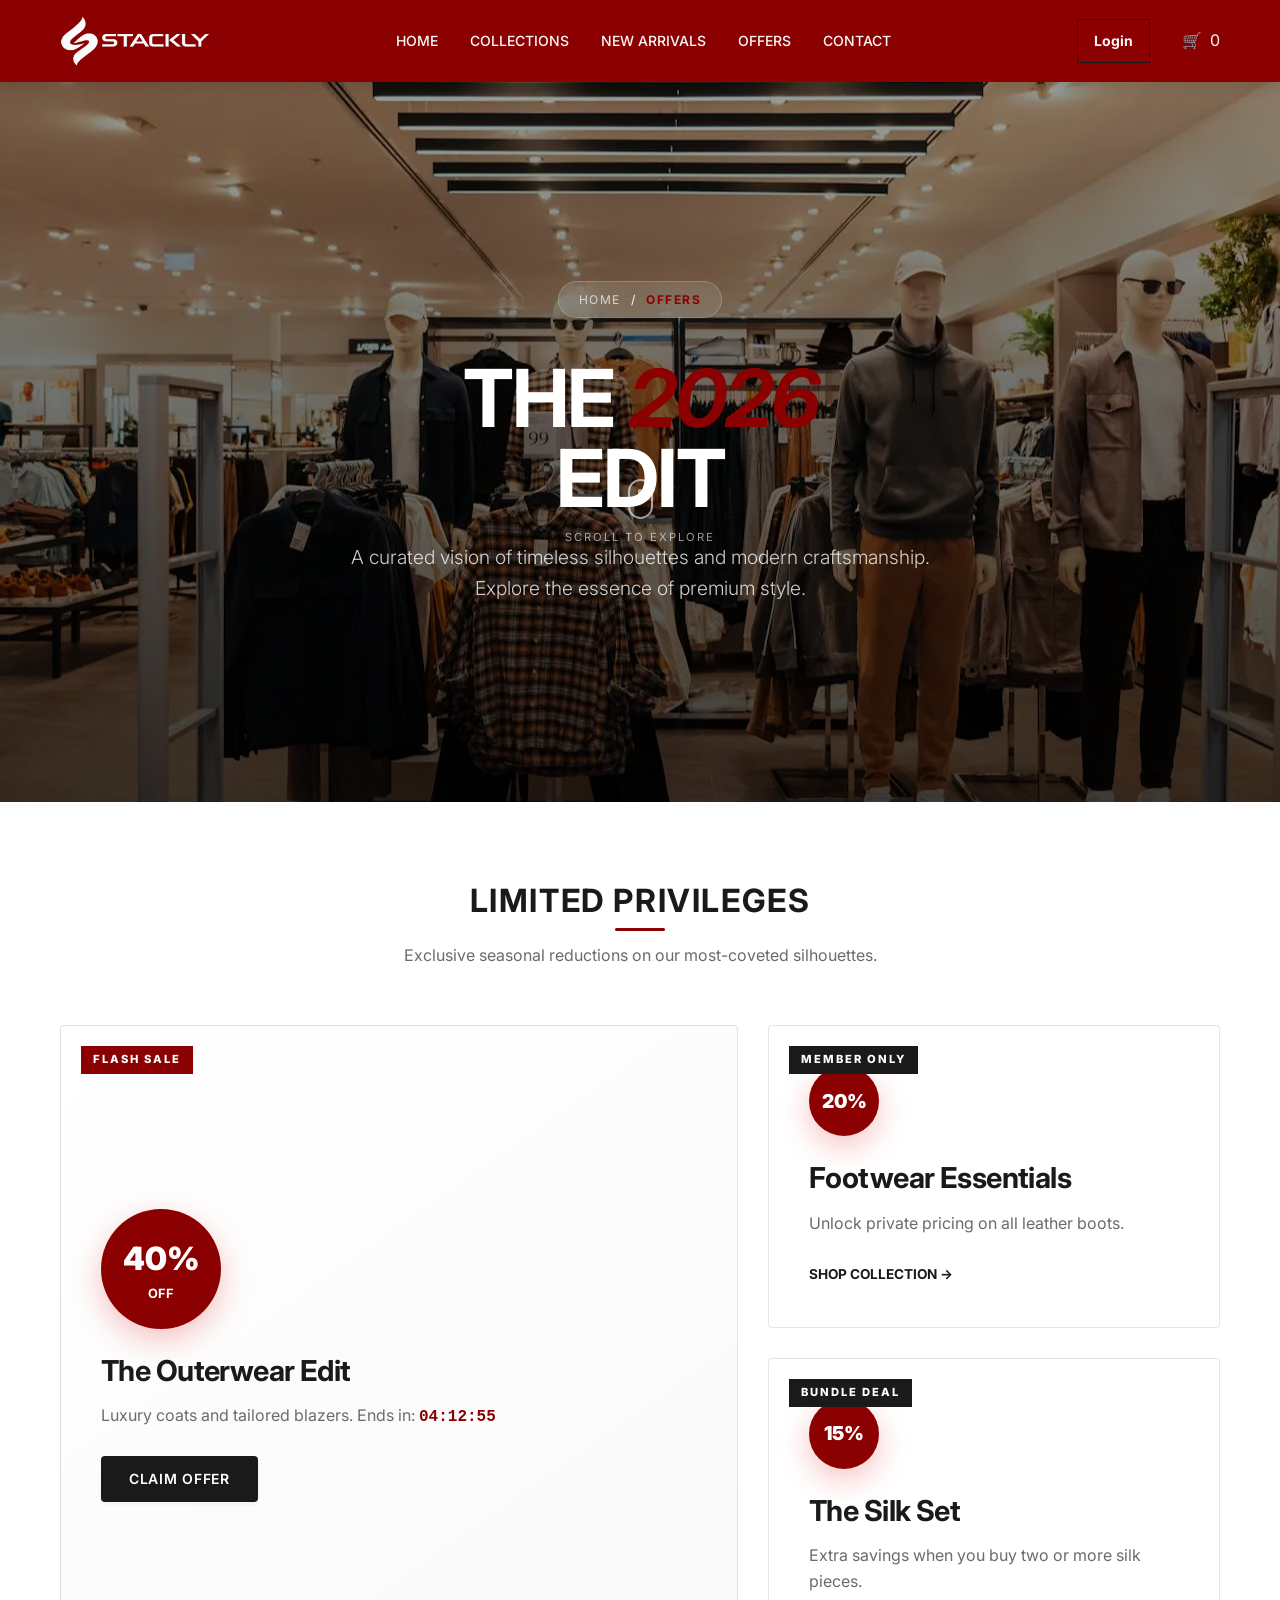
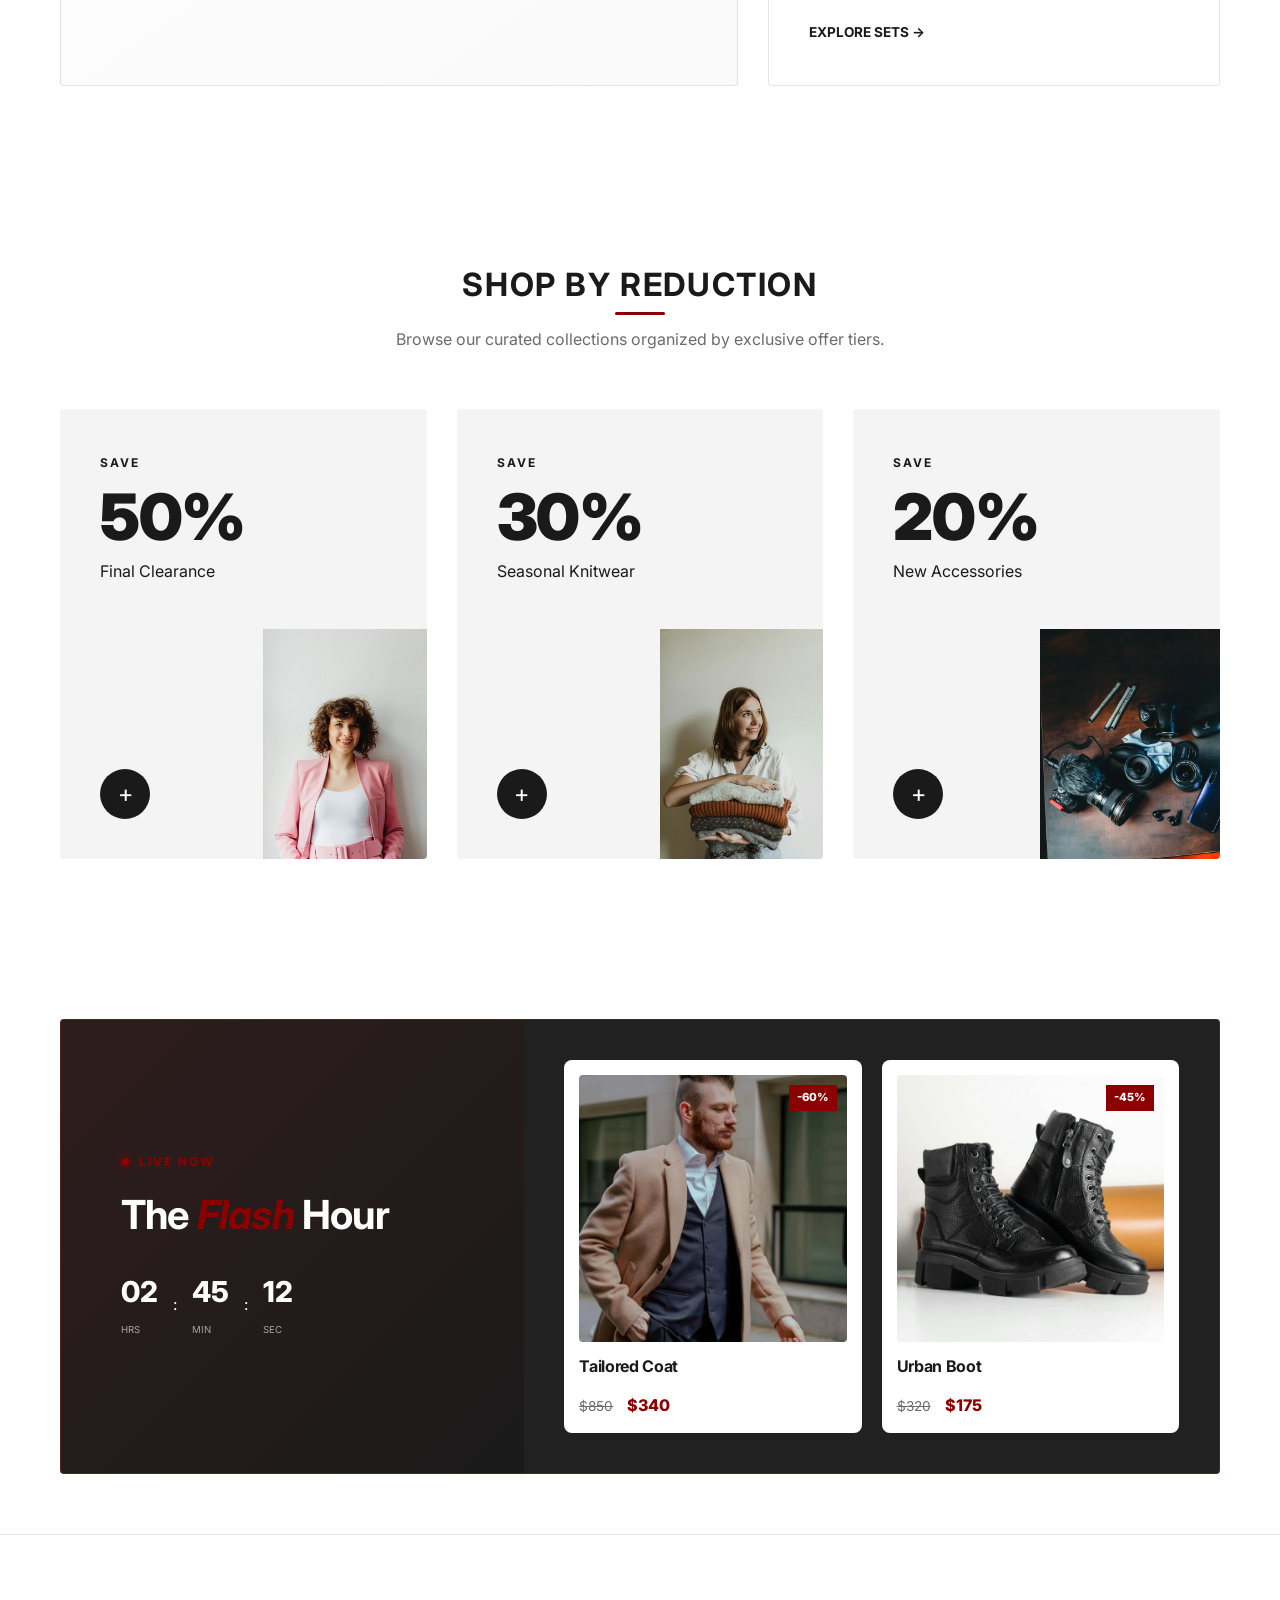
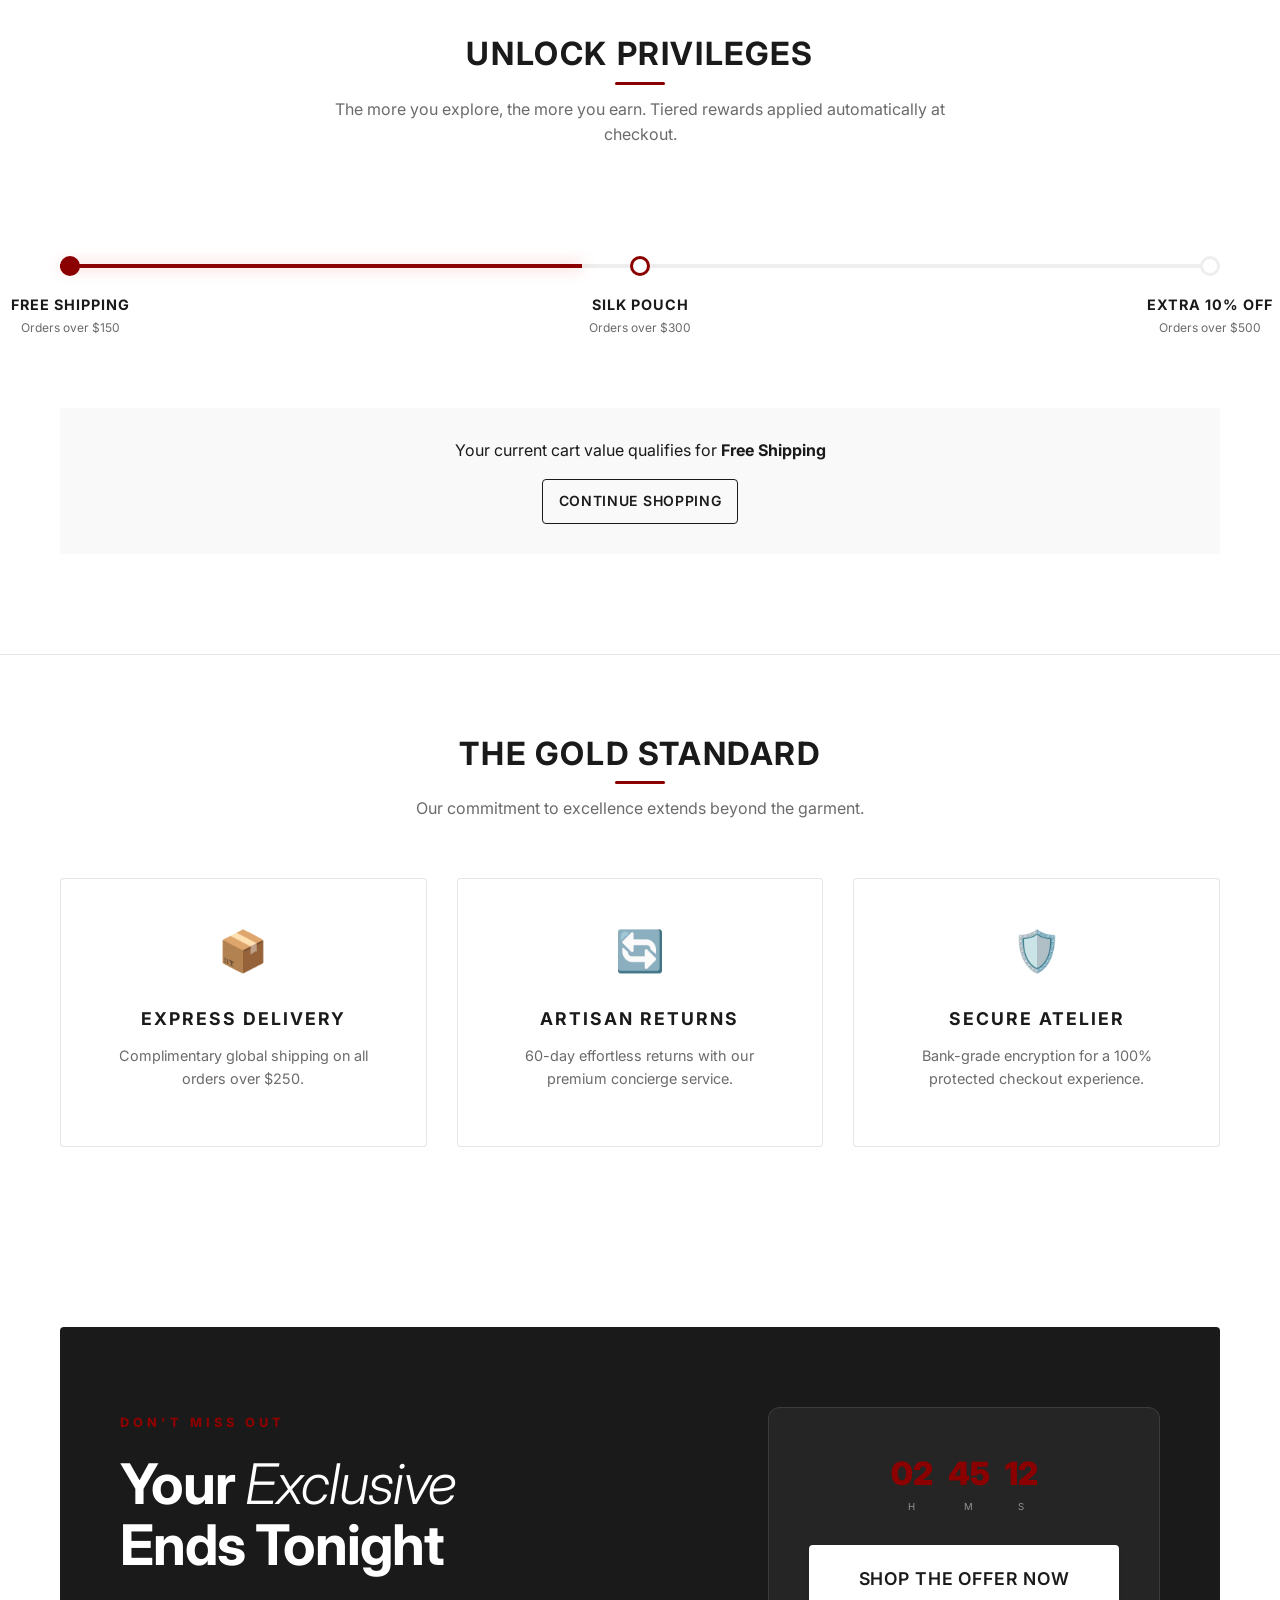
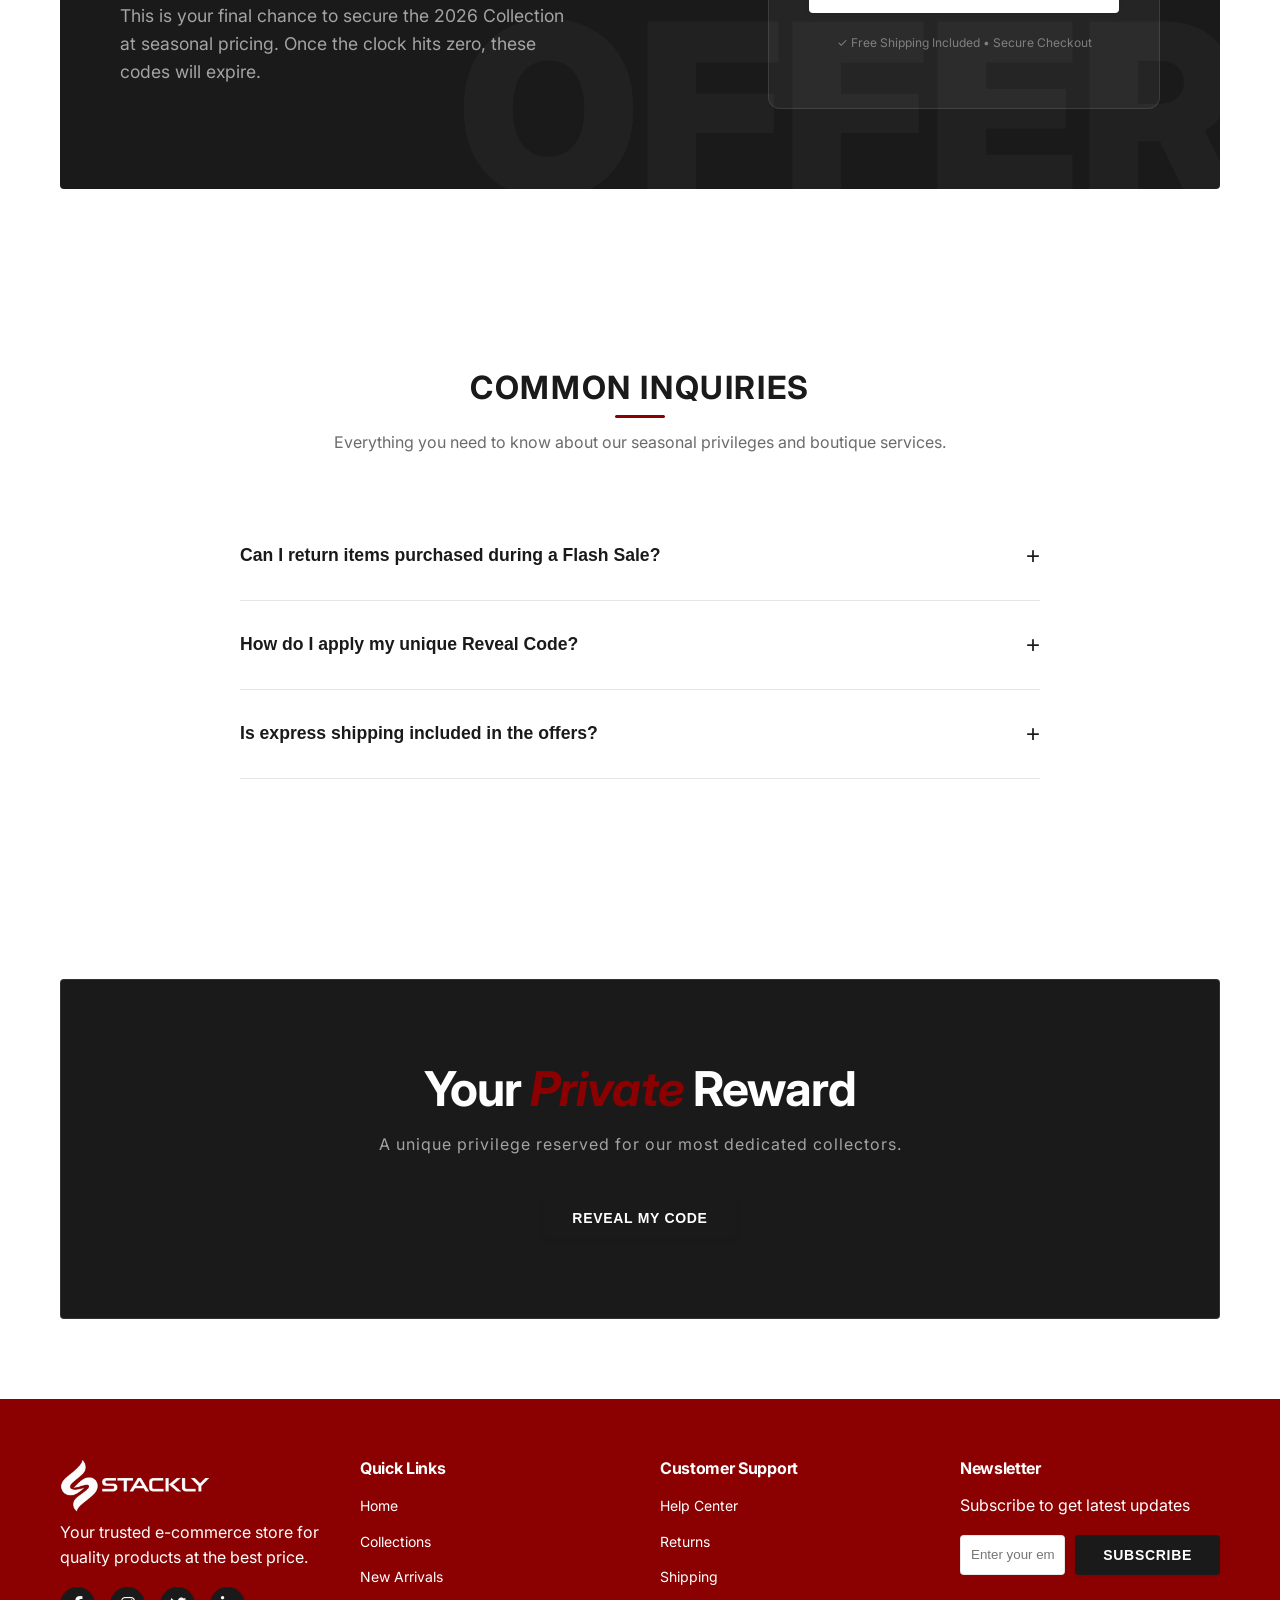
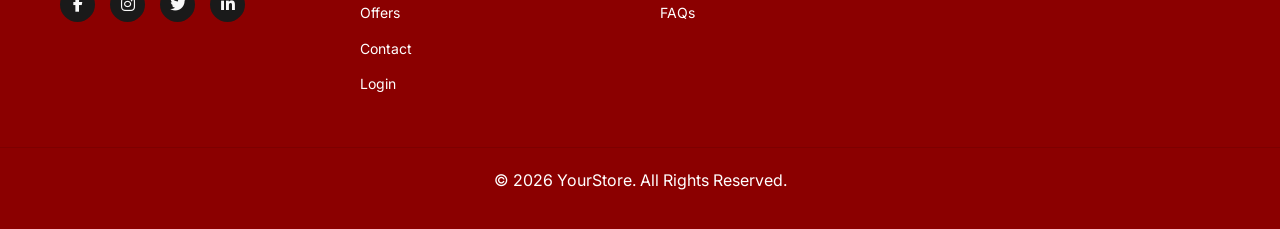
<file: offer.html>
<!DOCTYPE html>
<html lang="en">

<head>
    <meta charset="UTF-8">
    <meta name="viewport" content="width=device-width, initial-scale=1.0">
    <title>E Commerce</title>
    <link rel="icon" href="./assets/bg remove.webp">

    <link rel="stylesheet" href="offer.css">
    <link rel="stylesheet" href="./root.css">

    <link href="https://fonts.googleapis.com/icon?family=Material+Icons" rel="stylesheet">
    <link rel="stylesheet" href="https://cdnjs.cloudflare.com/ajax/libs/font-awesome/6.5.1/css/all.min.css">

    <link href="https://unpkg.com/aos@2.3.4/dist/aos.css" rel="stylesheet">
</head>

<body>

    <header class="main-header">
        <div class="container header-container">
            <a href="offer.html" class="logo">
                <img src="./assets/white.webp" alt="logo" width="150px" height="50px">
            </a>

            <input type="checkbox" id="menu-toggle" class="menu-toggle">
            <label for="menu-toggle" class="hamburger">
                <span></span>
                <span></span>
                <span></span>
            </label>

            <nav class="nav-menu">
                <ul>
                    <li><a href="index.html">Home</a></li>
                    <li><a href="collection.html">Collections</a></li>
                    <li><a href="arrival.html">New Arrivals</a></li>
                    <li><a href="offer.html">Offers</a></li>
                    <li><a href="contact.html">Contact</a></li>
                </ul>
            </nav>

            <div class="header-actions">
                <a href="sign.html" class="btn-secondary small-btn">Login</a>
                <a href="./404.html" class="cart-icon">🛒 <span class="cart-count">0</span></a>
            </div>
        </div>
    </header>


    <main>

        <section class="collection-hero" data-aos="fade-down">
            <div class="hero-overlay"></div>

            <div class="container hero-content">
                <nav class="breadcrumb">
                    <a href="/">Home</a>
                    <span class="sep">/</span>
                    <span class="current">Offers</span>
                </nav>

                <div class="title-wrapper">
                    <h1 class="collection-title">The <span>2026</span> <br>Edit</h1>
                    <p class="collection-subtitle">A curated vision of timeless silhouettes and modern craftsmanship.
                        Explore the essence of premium style.</p>
                </div>

                <div class="scroll-indicator">
                    <span class="mouse">
                        <span class="wheel"></span>
                    </span>
                    <p>Scroll to Explore</p>
                </div>
            </div>
        </section>








        <section class="promotional-offers" data-aos="fade-left">
            <div class="container">
                <div class="section-header">
                    <h2 class="section-title">Limited <span>Privileges</span></h2>
                    <p class="section-subtitle">Exclusive seasonal reductions on our most-coveted silhouettes.</p>
                </div>

                <div class="offer-grid">
                    <div class="offer-card featured-offer">
                        <div class="offer-tag">Flash Sale</div>
                        <div class="offer-content">
                            <div class="discount-circle">
                                <span class="pct">40%</span>
                                <span class="off">OFF</span>
                            </div>
                            <div class="offer-details">
                                <h3>The Outerwear Edit</h3>
                                <p>Luxury coats and tailored blazers. Ends in: <span class="timer">04:12:55</span></p>
                                <a href="./404.html" class="btn btn-primary">Claim Offer</a>
                            </div>
                        </div>
                    </div>

                    <div class="offer-card">
                        <div class="offer-tag black-tag">Member Only</div>
                        <div class="offer-content">
                            <div class="discount-circle small-circle">
                                <span class="pct">20%</span>
                            </div>
                            <div class="offer-details">
                                <h3>Footwear Essentials</h3>
                                <p>Unlock private pricing on all leather boots.</p>
                                <a href="./404.html" class="btn-text-link">Shop Collection →</a>
                            </div>
                        </div>
                    </div>

                    <div class="offer-card">
                        <div class="offer-tag black-tag">Bundle Deal</div>
                        <div class="offer-content">
                            <div class="discount-circle small-circle">
                                <span class="pct">15%</span>
                            </div>
                            <div class="offer-details">
                                <h3>The Silk Set</h3>
                                <p>Extra savings when you buy two or more silk pieces.</p>
                                <a href="./404.html" class="btn-text-link">Explore Sets →</a>
                            </div>
                        </div>
                    </div>
                </div>
            </div>
        </section>








        <section class="discount-categories" data-aos="fade-up">
            <div class="container">
                <div class="section-header">
                    <h2 class="section-title">Shop by <span>Reduction</span></h2>
                    <p class="section-subtitle">Browse our curated collections organized by exclusive offer tiers.</p>
                </div>

                <div class="discount-wrapper">
                    <div class="discount-card">
                        <div class="card-bg-overlay"></div>
                        <div class="discount-info">
                            <span class="save-label">Save</span>
                            <h3 class="percent">50%</h3>
                            <p class="cat-name">Final Clearance</p>
                        </div>
                        <div class="discount-img">
                            <img src="./assets/shop 1.webp"
                                alt="50 Off">
                        </div>
                        <a href="./404.html" class="btn-round-link">+</a>
                    </div>

                    <div class="discount-card">
                        <div class="card-bg-overlay"></div>
                        <div class="discount-info">
                            <span class="save-label">Save</span>
                            <h3 class="percent">30%</h3>
                            <p class="cat-name">Seasonal Knitwear</p>
                        </div>
                        <div class="discount-img">
                            <img src="./assets/shop 2.webp"
                                alt="30 Off">
                        </div>
                        <a href="./404.html" class="btn-round-link">+</a>
                    </div>

                    <div class="discount-card">
                        <div class="card-bg-overlay"></div>
                        <div class="discount-info">
                            <span class="save-label">Save</span>
                            <h3 class="percent">20%</h3>
                            <p class="cat-name">New Accessories</p>
                        </div>
                        <div class="discount-img">
                            <img src="./assets/shop 3.webp"
                                alt="20 Off">
                        </div>
                        <a href="./404.html" class="btn-round-link">+</a>
                    </div>
                </div>
            </div>
        </section>








        <section class="flash-deals-section" data-aos="zoom-in">
            <div class="container">
                <div class="deal-banner">
                    <div class="deal-header">
                        <div class="live-indicator">
                            <span class="dot"></span> LIVE NOW
                        </div>
                        <h2 class="deal-title">The <span>Flash</span> Hour</h2>
                        <div class="global-countdown">
                            <div class="time-unit"><span>02</span><small>Hrs</small></div>
                            <div class="time-sep">:</div>
                            <div class="time-unit"><span>45</span><small>Min</small></div>
                            <div class="time-sep">:</div>
                            <div class="time-unit"><span>12</span><small>Sec</small></div>
                        </div>
                    </div>

                    <div class="deal-items-grid">
                        <div class="deal-item">
                            <div class="deal-img">
                                <img src="./assets/coat.webp"
                                    alt="Deal 1">
                                <span class="save-tag">-60%</span>
                            </div>
                            <div class="deal-meta">
                                <h4>Tailored Coat</h4>
                                <div class="deal-pricing">
                                    <span class="old">$850</span>
                                    <span class="new">$340</span>
                                </div>
                            </div>
                        </div>

                        <div class="deal-item">
                            <div class="deal-img">
                                <img src="./assets/boot.webp"
                                    alt="Deal 2">
                                <span class="save-tag">-45%</span>
                            </div>
                            <div class="deal-meta">
                                <h4>Urban Boot</h4>
                                <div class="deal-pricing">
                                    <span class="old">$320</span>
                                    <span class="new">$175</span>
                                </div>
                            </div>
                        </div>
                    </div>
                </div>
            </div>
        </section>








        <section class="tiered-rewards-section" data-aos="fade-down">
            <div class="container">
                <div class="section-header">
                    <h2 class="section-title">Unlock <span>Privileges</span></h2>
                    <p class="section-subtitle">The more you explore, the more you earn. Tiered rewards applied
                        automatically at checkout.</p>
                </div>

                <div class="rewards-tracker-wrapper">
                    <div class="progress-track">
                        <div class="progress-fill"></div>

                        <div class="reward-step reached">
                            <div class="step-dot"></div>
                            <div class="step-content">
                                <h4>Free Shipping</h4>
                                <p>Orders over $150</p>
                            </div>
                        </div>

                        <div class="reward-step active-next">
                            <div class="step-dot"></div>
                            <div class="step-content">
                                <h4>Silk Pouch</h4>
                                <p>Orders over $300</p>
                            </div>
                        </div>

                        <div class="reward-step locked">
                            <div class="step-dot"></div>
                            <div class="step-content">
                                <h4>Extra 10% Off</h4>
                                <p>Orders over $500</p>
                            </div>
                        </div>
                    </div>
                </div>

                <div class="rewards-footer">
                    <p>Your current cart value qualifies for <strong>Free Shipping</strong></p>
                    <a href="./404.html" class="btn btn-secondary small-btn">Continue Shopping</a>
                </div>
            </div>
        </section>







        <section class="service-guarantees" data-aos="fade-left">
            <div class="container">
                <div class="section-header">
                    <h2 class="section-title">The <span>Gold</span> Standard</h2>
                    <p class="section-subtitle">Our commitment to excellence extends beyond the garment.</p>
                </div>

                <div class="guarantee-grid">
                    <div class="guarantee-card">
                        <div class="g-icon">📦</div>
                        <div class="g-info">
                            <h4>Express Delivery</h4>
                            <p>Complimentary global shipping on all orders over $250.</p>
                        </div>
                    </div>

                    <div class="guarantee-card">
                        <div class="g-icon">🔄</div>
                        <div class="g-info">
                            <h4>Artisan Returns</h4>
                            <p>60-day effortless returns with our premium concierge service.</p>
                        </div>
                    </div>

                    <div class="guarantee-card">
                        <div class="g-icon">🛡️</div>
                        <div class="g-info">
                            <h4>Secure Atelier</h4>
                            <p>Bank-grade encryption for a 100% protected checkout experience.</p>
                        </div>
                    </div>
                </div>
            </div>
        </section>







        <section class="final-offer-call" data-aos="fade-up">
            <div class="container">
                <div class="final-banner-wrapper">
                    <div class="final-watermark">OFFER</div>

                    <div class="final-content">
                        <div class="final-text-side">
                            <span class="final-label">Don't Miss Out</span>
                            <h2 class="final-title">Your <span>Exclusive</span> <br>Ends Tonight</h2>
                            <p class="final-description">
                                This is your final chance to secure the 2026 Collection at seasonal pricing.
                                Once the clock hits zero, these codes will expire.
                            </p>
                        </div>

                        <div class="final-action-side">
                            <div class="mini-timer">
                                <div class="t-block"><span>02</span><small>h</small></div>
                                <div class="t-block"><span>45</span><small>m</small></div>
                                <div class="t-block"><span>12</span><small>s</small></div>
                            </div>
                            <a href="./404.html" class="btn btn-primary btn-large-final">Shop The Offer Now</a>
                            <p class="final-security">✓ Free Shipping Included • Secure Checkout</p>
                        </div>
                    </div>
                </div>
            </div>
        </section>







        <section class="offer-faq-section" data-aos="fade-left">
            <div class="container">
                <div class="section-header">
                    <h2 class="section-title">Common <span>Inquiries</span></h2>
                    <p class="section-subtitle">Everything you need to know about our seasonal privileges and boutique
                        services.</p>
                </div>

                <div class="faq-accordion">
                    <div class="faq-item">
                        <button class="faq-question" onclick="this.parentElement.classList.toggle('active')">
                            <span>Can I return items purchased during a Flash Sale?</span>
                            <span class="faq-icon">+</span>
                        </button>
                        <div class="faq-answer">
                            <p>Yes, all items purchased during our seasonal offers are eligible for our standard 60-day
                                return policy, provided they are in original condition with tags attached.</p>
                        </div>
                    </div>

                    <div class="faq-item">
                        <button class="faq-question" onclick="this.parentElement.classList.toggle('active')">
                            <span>How do I apply my unique Reveal Code?</span>
                            <span class="faq-icon">+</span>
                        </button>
                        <div class="faq-answer">
                            <p>Simply copy the code from the Mystery Reveal section and paste it into the "Promo Code"
                                field during the final stage of checkout.</p>
                        </div>
                    </div>

                    <div class="faq-item">
                        <button class="faq-question" onclick="this.parentElement.classList.toggle('active')">
                            <span>Is express shipping included in the offers?</span>
                            <span class="faq-icon">+</span>
                        </button>
                        <div class="faq-answer">
                            <p>Complimentary express shipping is automatically applied to all orders over $250,
                                regardless of the discount tier applied to your items.</p>
                        </div>
                    </div>
                </div>
            </div>
        </section>








        <section class="mystery-offer-section" data-aos="zoom-in">
            <div class="container">
                <div class="mystery-card">
                    <div class="mystery-visual">
                        <div class="shimmer-effect"></div>
                        <h2 class="mystery-title">Your <span>Private</span> Reward</h2>
                        <p class="mystery-subtitle">A unique privilege reserved for our most dedicated collectors.</p>
                    </div>

                    <div class="reveal-action-area">
                        <div class="reveal-box" id="revealBox">
                            <button class="btn btn-primary" onclick="this.parentElement.classList.add('unlocked')">
                                Reveal My Code
                            </button>
                        </div>

                        <div class="promo-result">
                            <span class="promo-label">Use Code At Checkout</span>
                            <div class="promo-code">GOLD-SECRET-10</div>
                            <p class="promo-expiry">Valid for the next 24 hours only.</p>
                        </div>
                    </div>
                </div>
            </div>
        </section>


    </main>


    <footer class="footer">

        <div class="container footer-container">

            <!-- Column 1 -->
            <div class="footer-col">
                <a href="./offer.html">
                    <img src="./assets/white.webp" alt="logo" width="150px">
                </a>
                <p>Your trusted e-commerce store for quality products at the best price.</p>
                <div class="social-icons">
                    <a href="./404.html"><i class="fab fa-facebook-f"></i></a>
                    <a href="./404.html"><i class="fab fa-instagram"></i></a>
                    <a href="./404.html"><i class="fab fa-twitter"></i></a>
                    <a href="./404.html"><i class="fab fa-linkedin-in"></i></a>
                </div>
            </div>

            <!-- Column 2 -->
            <div class="footer-col">
                <h4>Quick Links</h4>
                <ul>
                    <li><a href="index.html">Home</a></li>
                    <li><a href="collection.html">Collections</a></li>
                    <li><a href="arrival.html">New Arrivals</a></li>
                    <li><a href="offer.html">Offers</a></li>
                    <li><a href="contact.html">Contact</a></li>
                    <li><a href="sign.html">Login</a></li>

                </ul>
            </div>

            <!-- Column 3 -->
            <div class="footer-col">
                <h4>Customer Support</h4>
                <ul>
                    <li><a href="./404.html">Help Center</a></li>
                    <li><a href="./404.html">Returns</a></li>
                    <li><a href="./404.html">Shipping</a></li>
                    <li><a href="./404.html">FAQs</a></li>
                </ul>
            </div>

            <!-- Column 4 -->
            <div class="footer-col">
                <h4>Newsletter</h4>
                <p>Subscribe to get latest updates</p>
                <form class="newsletter" action="./404.html" method="GET">
                    <input type="email" placeholder="Enter your email" required>
                    <button class="btn btn-primary">Subscribe</button>
                </form>
            </div>

        </div>

        <!-- Bottom -->
        <div class="footer-bottom">
            <p>© 2026 YourStore. All Rights Reserved.</p>
        </div>

    </footer>



    <script src="script.js"></script>

    <script src="https://unpkg.com/aos@2.3.4/dist/aos.js"></script>

    <script>
        AOS.init({
            duration: 900,
            easing: 'ease-in-out',
            once: true,
        });

        // data-aos="fade-up"
        // fade-up, fade-down, fade-left, fade-right, zoom-in,	slide-up, flip-left	

    </script>


</body>

</html>
</file>
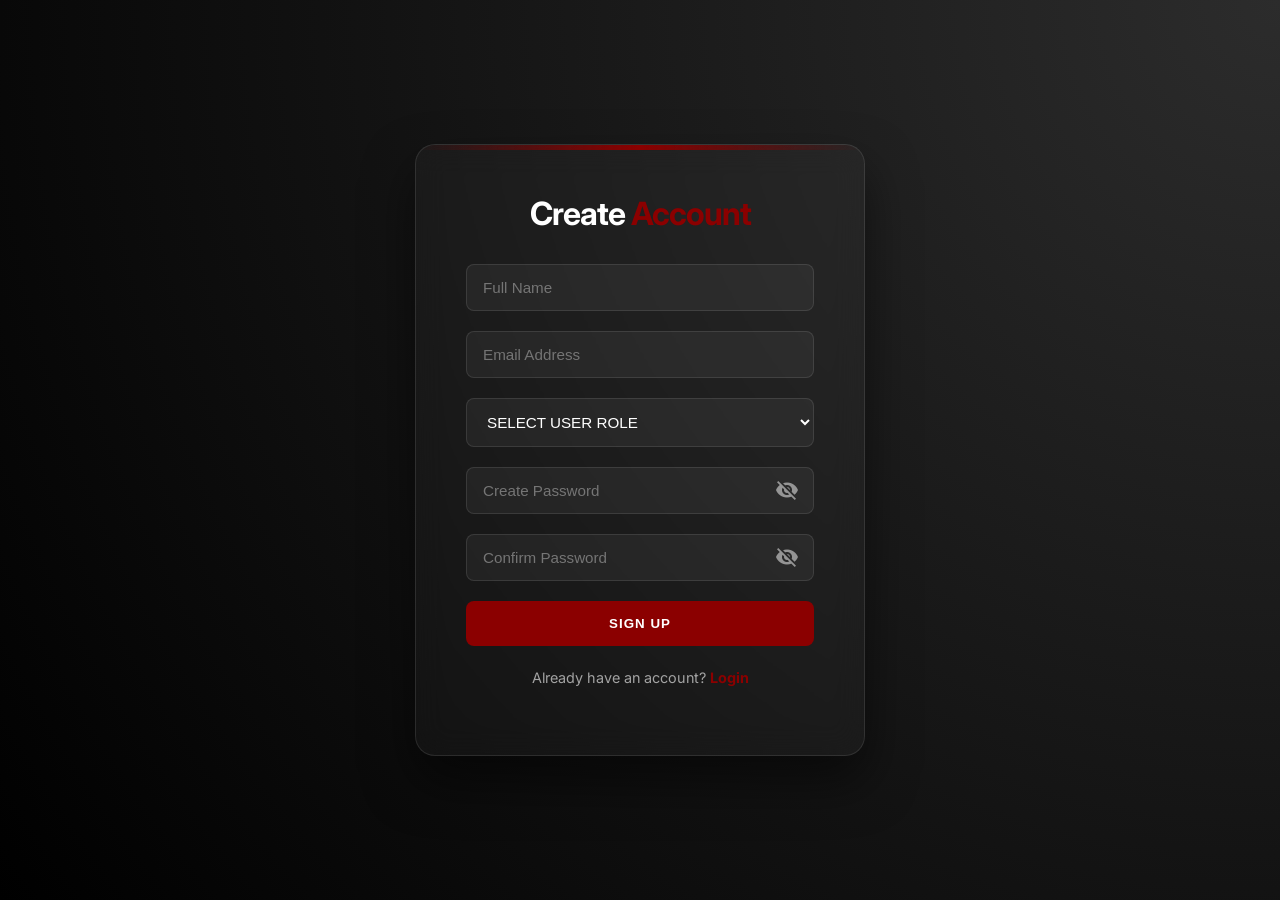
<file: sign.html>
<!DOCTYPE html>
<html lang="en">

<head>
    <meta charset="UTF-8">
    <meta name="viewport" content="width=device-width, initial-scale=1.0">
    <title>E Commerce</title>
    <link rel="icon" href="./assets/bg remove.webp">

    <link rel="stylesheet" href="sign.css">
    <link rel="stylesheet" href="./root.css">

    <link href="https://fonts.googleapis.com/icon?family=Material+Icons" rel="stylesheet">
    <link rel="stylesheet" href="https://cdnjs.cloudflare.com/ajax/libs/font-awesome/6.5.1/css/all.min.css">

    <link href="https://unpkg.com/aos@2.3.4/dist/aos.css" rel="stylesheet">
</head>

<body>

    <div class="auth-wrapper">



        <div class="auth-container" id="auth-container">

            <div class="auth-section" id="signup-box">
                <h2>Create <span>Account</span></h2>


                <form id="signup-form" onsubmit="handleSignup(event)">

                    <div class="input-group">
                        <input type="text" placeholder="Full Name" required>
                    </div>

                    <div class="input-group">
                        <input type="email" placeholder="Email Address" required>
                    </div>

                    <div class="input-group">
                        <select id="reg-role" required>
                            <option value="">SELECT USER ROLE</option>
                            <option value="admin">Administrator</option>
                            <option value="customer">Customer</option>
                        </select>
                    </div>

                    <div class="input-group password-field">
                        <input type="password" id="reg-pass" placeholder="Create Password" required>
                        <i class="material-icons toggle-pass" onclick="togglePass('reg-pass')">visibility_off</i>
                    </div>

                    <div class="input-group password-field">
                        <input type="password" id="reg-pass" placeholder="Confirm Password" required>
                        <i class="material-icons toggle-pass" onclick="togglePass('reg-pass')">visibility_off</i>
                    </div>


                    <button type="submit" class="btn-add-red">Sign Up</button>

                </form>

                <p class="auth-switch">Already have an account? <a href="#" onclick="showAuth('login')">Login</a></p>
            </div>






            <div class="auth-section" id="login-box" style="display: none;">
                <h2>Welcome <span>Back</span></h2>

                <form id="login-form" onsubmit="handleLogin(event)">

                    <div class="input-group">
                        <input type="email" placeholder="Email Address" required>
                    </div>

                    <div class="input-group password-field">
                        <input type="password" id="log-pass" placeholder="Password" required>
                        <i class="material-icons toggle-pass" onclick="togglePass('log-pass')">visibility_off</i>
                    </div>

                    <div class="forgot-link">
                        <a href="#" onclick="showAuth('forgot')">Forgot Password?</a>
                    </div>

                    <button type="submit" class="btn-add-red">Login</button>

                </form>

                <p class="auth-switch">New here? <a href="#" onclick="showAuth('signup')">Create Account</a></p>
            </div>






            <div class="auth-section" id="forgot-box" style="display: none;">
                <h2>Reset <span>Password</span></h2>
                <p class="desc">Enter your email to receive a reset link.</p>
                <form onsubmit="handleForgot(event)">
                    <div class="input-group">
                        <input type="email" placeholder="Email Address" required>
                    </div>
                    <button type="submit" class="btn-add-red">Send Reset Link</button>
                </form>
                <a href="#" class="back-to-login" onclick="showAuth('login')">Back to Login</a>
            </div>



        </div>




    </div>

    <script>
// Toggle Password Visibility
function togglePass(inputId) {
    const input = document.getElementById(inputId);
    const icon = input.nextElementSibling;
    if (input.type === "password") {
        input.type = "text";
        icon.textContent = "visibility";
    } else {
        input.type = "password";
        icon.textContent = "visibility_off";
    }
}

// Switch Views
function showAuth(view) {
    const sections = ['signup-box', 'login-box', 'forgot-box'];
    sections.forEach(s => document.getElementById(s).style.display = "none");
    document.getElementById(view + '-box').style.display = "block";
}

// 1. UPDATED SIGNUP: Save Email and Role
function handleSignup(e) {
    e.preventDefault();
    const email = e.target.querySelector('input[type="email"]').value;
    const role = document.getElementById('reg-role').value;
    
    // We save these so we can "verify" them during login
    localStorage.setItem('registeredEmail', email);
    localStorage.setItem('userRole', role);
    
    alert(`Signup Successful as ${role}! Now please login.`);
    showAuth('login');
}

// 2. UPDATED LOGIN: Redirect and Save "Active" User
function handleLogin(e) {
    e.preventDefault();
    const loginEmail = e.target.querySelector('input[type="email"]').value;
    const savedEmail = localStorage.getItem('registeredEmail');
    const savedRole = localStorage.getItem('userRole');

    if (loginEmail === savedEmail) {
        // We create ONE box called "loggedInUser"
        const userSession = {
            email: loginEmail,
            role: savedRole
        };
        localStorage.setItem('loggedInUser', JSON.stringify(userSession));

        if (savedRole === 'admin') {
            alert("Admin Verified. Loading Dashboard...");
            window.location.href = "admin.html";
        } else {
            alert("Customer Verified. Loading Store...");
            window.location.href = "customer.html";
        }
    } else {
        alert("Invalid credentials.");
    }
}

function handleForgot(e) {
    e.preventDefault();
    window.location.href = "404.html";
}
    </script>

</body>

</html>
</file>
<file: style.css>
.section-header {
     text-align: center;
     max-width: 700px;
     margin: 0 auto 3.5rem auto;
     padding: 0 1rem;
 }

 .section-title {
     color: var(--text-main);
     font-size: var(--fs-h2);
     font-weight: 700;
     text-transform: uppercase;
     letter-spacing: 0.05em;
     margin-bottom: 0.75rem;
     position: relative;
     display: inline-block;
 }

 .section-title::after {
     content: '';
     display: block;
     width: 50px;
     height: 3px;
     background-color: var(--accent-callout);
     margin: 0.5rem auto 0;
     border-radius: 2px;
 }

 .section-subtitle {
     color: var(--text-muted);
     font-size: var(--fs-p);
     line-height: var(--lh-body);
     font-weight: 400;
 }

 @media (max-width: 768px) {
     .section-header {
         margin-bottom: 2.5rem;
     }

     .section-title {
         font-size: 1.75rem;
     }
 }





  .hero {
     width: 100%;
     height: 100vh;
     background: #000;
     position: relative;
     overflow: hidden;
     display: flex;
     align-items: center;
 }

  .hero-bg-blobs {
     position: absolute;
     width: 100%;
     height: 100%;
     filter: blur(100px);
     z-index: 0;
 }

 .blob {
     position: absolute;
     border-radius: 50%;
     opacity: 0.35;
     animation: blobMove 15s infinite alternate ease-in-out;
 }

 .blob.red {
     width: 500px;
     height: 500px;
     background: #8b0000;
     top: -10%;
     left: -10%;
 }

 .blob.dark {
     width: 400px;
     height: 400px;
     background: #333;
     bottom: 10%;
     right: 10%;
     animation-delay: -5s;
 }

 @keyframes blobMove {
     from {
         transform: translate(0, 0) scale(1);
     }

     to {
         transform: translate(150px, 80px) scale(1.15);
     }
 }

  .hero-slide {
     position: absolute;
     inset: 0;
     display: flex;
     align-items: center;
     justify-content: center;
     gap: 80px;
     padding: 0 10%;
     opacity: 0;
     visibility: hidden;
     transition: opacity 1s ease-in-out;
     z-index: 1;
 }

 .hero-slide.active {
     opacity: 1;
     visibility: visible;
 }

  .hero-text-container {
     max-width: 600px;
 }

 .hero-category {
     color: #8b0000;
     text-transform: uppercase;
     letter-spacing: 5px;
     font-weight: 800;
     font-size: 0.8rem;
     display: block;
     margin-bottom: 20px;
 }

 .hero-title {
     font-size: 5.5rem;
     color: #fff;
     font-weight: 900;
     line-height: 1;
     margin-bottom: 25px;
 }

 .hero-title span {
     color: transparent;
     -webkit-text-stroke: 1.5px #fff;
 }

 .hero-subtitle {
     color: rgba(255, 255, 255, 0.6);
     font-size: 1.1rem;
     line-height: 1.6;
     margin-bottom: 35px;
 }

  .hero-price-tag {
     display: flex;
     align-items: center;
     gap: 20px;
     margin-bottom: 40px;
 }

 .hero-price-tag .old {
     text-decoration: line-through;
     color: #666;
     font-size: 1.1rem;
 }

 .hero-price-tag .current {
     color: #fff;
     font-size: 2.2rem;
     font-weight: 800;
 }

 .btn-premium {
     padding: 18px 45px;
     background: #8b0000;
     color: #fff;
     text-decoration: none;
     font-weight: 700;
     border-radius: 50px;
     transition: 0.4s cubic-bezier(0.175, 0.885, 0.32, 1.275);
     display: inline-block;
 }

 .btn-premium:hover {
     transform: translateY(-5px);
     box-shadow: 0 10px 25px rgba(139, 0, 0, 0.5);
 }

  .hero-visual {
     position: relative;
 }

 .main-product-img {
     width: 450px;
     filter: drop-shadow(0 20px 40px rgba(0, 0, 0, 0.9));
 }

 .promo-badge {
     position: absolute;
     top: 0;
     right: -20px;
     background: #fff;
     color: #000;
     width: 85px;
     height: 85px;
     border-radius: 50%;
     display: flex;
     flex-direction: column;
     align-items: center;
     justify-content: center;
     font-weight: 900;
     font-size: 1.1rem;
 }

  .hero-slide.active .hero-category {
     animation: slideLeft 1s both 0.2s;
 }

 .hero-slide.active .hero-title {
     animation: slideLeft 1s both 0.4s;
 }

 .hero-slide.active .hero-subtitle {
     animation: slideLeft 1s both 0.6s;
 }

 .hero-slide.active .hero-cta {
     animation: slideLeft 1s both 0.8s;
 }

 .hero-slide.active .main-product-img {
     animation: zoomIn 1.2s both 0.5s;
 }

 @keyframes slideLeft {
     from {
         opacity: 0;
         transform: translateX(-60px);
     }

     to {
         opacity: 1;
         transform: translateX(0);
     }
 }

 @keyframes zoomIn {
     from {
         opacity: 0;
         transform: scale(0.8);
     }

     to {
         opacity: 1;
         transform: scale(1);
     }
 }

  .hero-pagination {
     position: absolute;
     bottom: 50px;
     left: 50%;
     transform: translateX(-50%);
     display: flex;
     gap: 15px;
     z-index: 10;
 }

 .pager {
     width: 10px;
     height: 10px;
     border-radius: 50%;
     background: rgba(255, 255, 255, 0.3);
     cursor: pointer;
     transition: 0.3s;
 }

 .pager.active {
     background: #8b0000;
     width: 35px;
     border-radius: 10px;
 }

 @media (max-width: 992px) {
    .hero {
        height: auto; 
        min-height: 100vh;
        padding: 80px 0 50px; 
    }

    .hero-slide {
        position: relative;  
        flex-direction: column-reverse;  
        gap: 30px;
        padding: 0 50px;
        opacity: 0;
        display: none;  
    }

    .hero-slide.active {
        display: flex;  
        opacity: 1;
    }

    .hero-title {
        font-size: 3.2rem; 
        margin-bottom: 15px;
    }

    .hero-subtitle {
        font-size: 1rem;
        margin-bottom: 25px;
    }

    .main-product-img {
        width: 100%;
        max-width: 300px;  
        margin: 0 auto;
    }

    .promo-badge {
        width: 70px;
        height: 70px;
        font-size: 0.9rem;
        top: -10px;
        right: 10%;
    }

    .hero-price-tag .current {
        font-size: 1.8rem;
    }

    .hero-pagination {
        bottom: 20px;
    }
}





 .categories-section {
     padding: 100px 0;
     background-color: var(--bg-main);
 }

 .category-grid {
     display: grid;
     grid-template-columns: repeat(3, 1fr);
     gap: 30px;
 }

 .category-card {
     position: relative;
     border-radius: var(--border-radius);
     overflow: hidden;
     height: 500px;
     background-color: var(--bg-dark);
     cursor: pointer;
     box-shadow: var(--shadow-md);
 }

 .category-image {
     width: 100%;
     height: 100%;
     transition: transform 0.8s cubic-bezier(0.25, 1, 0.5, 1);
 }

 .category-image img {
     width: 100%;
     height: 100%;
     object-fit: cover;
     filter: brightness(0.9);
     transition: filter 0.5s ease;
 }

 .category-card:hover .category-image {
     transform: scale(1.1);
 }

 .category-card:hover img {
     filter: brightness(0.7);
 }

 .category-overlay {
     position: absolute;
     bottom: 20px;
     left: 20px;
     right: 20px;
     padding: 30px;
     background: rgba(255, 255, 255, 0.1);
     backdrop-filter: blur(10px);
     -webkit-backdrop-filter: blur(10px);
     border: 1px solid rgba(255, 255, 255, 0.2);
     border-radius: var(--border-radius);
     display: flex;
     flex-direction: column;
     align-items: flex-start;
     transform: translateY(20px);
     opacity: 0;
     transition: all 0.5s cubic-bezier(0.4, 0, 0.2, 1);
 }

 .category-card:hover .category-overlay {
     transform: translateY(0);
     opacity: 1;
 }

 .category-overlay h3 {
     color: #ffffff;
     font-size: var(--fs-h3);
     margin-bottom: 0.5rem;
     text-transform: uppercase;
     letter-spacing: 2px;
 }

 .category-overlay h3::after {
     content: '';
     display: block;
     width: 0;
     height: 2px;
     background-color: var(--accent-callout);
     transition: width 0.4s ease 0.3s;
 }

 .category-card:hover h3::after {
     width: 40px;
 }

 .category-overlay .btn-secondary {
     background: transparent;
     color: #ffffff;
     border-color: #ffffff;
     padding: 10px 20px !important;
     font-size: 0.75rem !important;
     margin-top: 15px;
 }

 .category-overlay .btn-secondary:hover {
     background: #ffffff;
     color: var(--text-main);
 }

 @media (max-width: 992px) {
     .category-grid {
         grid-template-columns: 1fr 1fr;
     }

     .category-card {
         height: 400px;
     }
 }

 @media (max-width: 600px) {
     .category-grid {
         grid-template-columns: 1fr;
     }

     .category-overlay {
         opacity: 1;
         transform: translateY(0);
         background: rgba(0, 0, 0, 0.4);
     }
 }








 .product-showcase {
     padding: 80px 0;
     background-color: var(--bg-main);
 }

 .product-grid {
     display: grid;
     grid-template-columns: repeat(auto-fit, minmax(300px, 1fr));
     gap: 30px;
 }

 .product-card {
     background: var(--bg-card);
     border-radius: var(--border-radius);
     position: relative;
     transition: transform 0.4s cubic-bezier(0.165, 0.84, 0.44, 1);
     border: 1px solid transparent;
 }

 .product-card:hover {
     transform: translateY(-10px);
     border-color: var(--border-thin);
     box-shadow: var(--shadow-md);
 }

 .product-image-wrapper {
     position: relative;
     aspect-ratio: 1 / 1;
     background-color: #f8f8f8;
     overflow: hidden;
     border-radius: var(--border-radius);
 }

 .main-img {
     width: 100%;
     height: 100%;
     object-fit: cover;
     transition: transform 0.6s ease;
 }

 .product-card:hover .main-img {
     transform: scale(1.05);
 }

 .product-actions {
     position: absolute;
     bottom: -50px;
     left: 10px;
     right: 10px;
     display: flex;
     gap: 10px;
     transition: bottom 0.4s ease;
 }

 .product-card:hover .product-actions {
     bottom: 10px;
 }

 .action-btn {
     flex: 1;
     background: rgba(255, 255, 255, 0.8);
     backdrop-filter: blur(5px);
     border: none;
     padding: 10px;
     font-size: 0.75rem;
     font-weight: 600;
     text-transform: uppercase;
     cursor: pointer;
     border-radius: 2px;
     transition: var(--transition);
 }

 .action-btn:hover {
     background: var(--action-primary);
     color: var(--text-light);
 }

 .product-badge {
     position: absolute;
     top: 15px;
     left: 15px;
     background: var(--action-primary);
     color: #fff;
     padding: 4px 12px;
     font-size: 0.7rem;
     font-weight: 700;
     z-index: 10;
     text-transform: uppercase;
 }

 .sale-badge {
     background: var(--accent-callout);
 }

 .product-info {
     padding: 20px 0;
 }

 .product-cat {
     font-size: 0.75rem;
     color: var(--text-muted);
     text-transform: uppercase;
     letter-spacing: 1px;
     margin-bottom: 5px;
 }

 .product-name {
     font-size: 1.1rem;
     margin-bottom: 15px;
     transition: color 0.3s ease;
 }

 .product-card:hover .product-name {
     color: var(--accent-callout);
 }

 .product-footer {
     display: flex;
     justify-content: space-between;
     align-items: center;
     border-top: 1px solid var(--border-thin);
     padding-top: 15px;
 }

 .product-price {
     font-weight: 700;
     font-size: 1.2rem;
     color: var(--text-main);
 }

 .cart-btn {
     padding: 8px 16px !important;
     font-size: 0.7rem !important;
 }







 .features-section {
     padding: 100px 0;
     background-color: var(--bg-main);
     border-top: 1px solid var(--border-thin);
 }

 .feature-grid {
     display: grid;
     grid-template-columns: repeat(auto-fit, minmax(250px, 1fr));
     gap: 30px;
     margin-top: 20px;
 }

 .feature-item {
     background: var(--bg-card);
     padding: 40px 30px;
     text-align: center;
     border-radius: var(--border-radius);
     transition: all 0.5s cubic-bezier(0.23, 1, 0.32, 1);
     position: relative;
     border: 1px solid transparent;
 }

 .feature-item:hover {
     transform: translateY(-12px);
     background-color: #fff;
     border-color: var(--border-thin);
     box-shadow: 0 20px 40px rgba(0, 0, 0, 0.05);
 }

 .feature-item .icon {
     font-size: 2.5rem;
     width: 80px;
     height: 80px;
     margin: 0 auto 25px;
     display: flex;
     align-items: center;
     justify-content: center;
     background: #fdfdfd;
     border-radius: 50%;
     box-shadow: var(--shadow-sm);
     transition: all 0.5s ease;
     position: relative;
 }

 .feature-item:hover .icon {
     background-color: var(--bg-dark);
     transform: rotateY(360deg);
     box-shadow: 0 10px 20px rgba(229, 57, 53, 0.2);
 }

 .feature-item:hover .icon {
     filter: brightness(1.2);
 }

 .feature-item h3 {
     font-size: 1.15rem;
     font-weight: 700;
     color: var(--text-main);
     text-transform: uppercase;
     letter-spacing: 1.5px;
     margin-bottom: 12px;
     transition: color 0.3s ease;
 }

 .feature-item:hover h3 {
     color: var(--accent-callout);
 }

 .feature-item p {
     color: var(--text-muted);
     font-size: 0.95rem;
     line-height: 1.6;
     margin-bottom: 0;
     transition: color 0.3s ease;
 }

 .feature-item::before {
     content: '';
     position: absolute;
     bottom: 0;
     left: 50%;
     width: 0;
     height: 3px;
     background-color: var(--accent-callout);
     transition: all 0.5s ease;
     transform: translateX(-50%);
 }

 .feature-item:hover::before {
     width: 100%;
 }

 @media (max-width: 768px) {
     .features-section {
         padding: 60px 0;
     }

     .feature-item {
         padding: 30px 20px;
     }
 }







 .promo-banner {
     padding: 100px 0;
     background: linear-gradient(135deg, #8b0000, #ff9800);
     background-size: 200% 200%;
     animation: gradientMove 8s ease infinite;
     overflow: hidden;
     position: relative;
 }

 @keyframes gradientMove {
     0% {
         background-position: 0% 50%;
     }

     50% {
         background-position: 100% 50%;
     }

     100% {
         background-position: 0% 50%;
     }
 }

 .promo-container {
     display: grid;
     grid-template-columns: 1.2fr 0.8fr;
     align-items: center;
     gap: 50px;
 }

 .promo-badge {
     background: rgba(255, 255, 255, 0.2);
     backdrop-filter: blur(5px);
     color: #fff;
     padding: 8px 20px;
     border-radius: 50px;
     font-size: 0.8rem;
     font-weight: 700;
     text-transform: uppercase;
     letter-spacing: 2px;
     display: inline-block;
     margin-bottom: 20px;
 }

 .promo-title {
     color: #ffffff !important;
     font-size: 3.5rem;
     line-height: 1.1;
     margin-bottom: 1.5rem;
 }

 .promo-description {
     color: rgba(255, 255, 255, 0.9);
     font-size: 1.2rem;
     margin-bottom: 2.5rem;
     max-width: 550px;
 }

 .btn-white {
     background-color: #ffffff;
     color: #8b0000;
     padding: 15px 35px;
     font-weight: 700;
     border-radius: var(--border-radius);
     transition: var(--transition);
 }

 .btn-white:hover {
     transform: translateY(-3px);
     box-shadow: 0 10px 20px rgba(0, 0, 0, 0.2);
 }

 .btn-outline-white {
     border: 2px solid #ffffff;
     color: #ffffff;
     padding: 13px 33px;
     font-weight: 600;
     margin-left: 15px;
     border-radius: var(--border-radius);
 }

 .promo-visual {
     position: relative;
     display: flex;
     justify-content: center;
 }

 .floating-card {
     background: #ffffff;
     padding: 20px;
     border-radius: var(--border-radius);
     box-shadow: 0 30px 60px rgba(0, 0, 0, 0.3);
     position: relative;
     animation: floatVertical 4s ease-in-out infinite;
 }

 .floating-card img {
     width: 100%;
     max-width: 300px;
     border-radius: 4px;
 }

 .discount-tag {
     position: absolute;
     top: -20px;
     right: -20px;
     background: var(--text-main);
     color: #fff;
     width: 70px;
     height: 70px;
     display: flex;
     align-items: center;
     justify-content: center;
     border-radius: 50%;
     font-weight: 800;
     font-size: 1.1rem;
     transform: rotate(15deg);
 }

 @keyframes floatVertical {

     0%,
     100% {
         transform: translateY(0);
     }

     50% {
         transform: translateY(-20px);
     }
 }

 @media (max-width: 992px) {
     .promo-container {
         grid-template-columns: 1fr;
         text-align: center;
     }

     .promo-description {
         margin: 0 auto 2.5rem auto;
     }

     .promo-visual {
         margin-top: 50px;
     }

     .btn-outline-white {
         margin-left: 0;
         margin-top: 15px;
     }

     .promo-actions {
         display: flex;
         flex-direction: column;
     }

     .promo-title {
         font-size: 2.5rem;
     }
 }







 .lookbook-section {
     padding: 120px 0;
     background-color: var(--bg-main);
     overflow: hidden;
 }

 .lookbook-grid {
     display: grid;
     grid-template-columns: 1fr 1fr;
     align-items: center;
     gap: 80px;
 }

 .lookbook-content .section-title span {
     background: linear-gradient(135deg, #8b0000, #ff9800);
     -webkit-background-clip: text;
     -webkit-text-fill-color: transparent;
     font-style: italic;
 }

 .lookbook-features {
     margin: 2.5rem 0;
 }

 .lookbook-features li {
     display: flex;
     align-items: center;
     gap: 15px;
     margin-bottom: 15px;
     font-weight: 500;
     color: var(--text-main);
 }

 .lookbook-features .dot {
     width: 8px;
     height: 8px;
     background: linear-gradient(135deg, #8b0000, #ff9800);
     border-radius: 50%;
 }

 .btn-text {
     margin-left: 25px;
     font-weight: 700;
     text-transform: uppercase;
     font-size: 0.85rem;
     letter-spacing: 1px;
     transition: var(--transition);
 }

 .btn-text:hover {
     color: var(--accent-callout);
     transform: translateX(5px);
 }

 .image-reveal-container {
     position: relative;
     border-radius: var(--border-radius);
     overflow: hidden;
     clip-path: inset(0 0 100% 0);
     animation: revealIn 1.5s cubic-bezier(0.77, 0, 0.175, 1) forwards;
 }

 @keyframes revealIn {
     to {
         clip-path: inset(0 0 0 0);
     }
 }

 .reveal-img {
     width: 100%;
     height: 600px;
     object-fit: cover;
     transform: scale(1.2);
     transition: transform 1.5s cubic-bezier(0.77, 0, 0.175, 1);
 }

 .image-reveal-container:hover .reveal-img {
     transform: scale(1);
 }

 .info-point {
     position: absolute;
     cursor: pointer;
 }

 .pulse {
     width: 20px;
     height: 20px;
     background: rgba(255, 255, 255, 0.8);
     border-radius: 50%;
     box-shadow: 0 0 0 rgba(255, 255, 255, 0.4);
     animation: pulseGlow 2s infinite;
 }

 @keyframes pulseGlow {
     0% {
         box-shadow: 0 0 0 0 rgba(255, 255, 255, 0.7);
     }

     70% {
         box-shadow: 0 0 0 20px rgba(255, 255, 255, 0);
     }

     100% {
         box-shadow: 0 0 0 0 rgba(255, 255, 255, 0);
     }
 }

 .tooltip {
     position: absolute;
     top: -40px;
     left: 50%;
     transform: translateX(-50%) translateY(10px);
     background: var(--bg-dark);
     color: white;
     padding: 8px 15px;
     border-radius: 4px;
     font-size: 0.75rem;
     white-space: nowrap;
     opacity: 0;
     pointer-events: none;
     transition: all 0.3s ease;
 }

 .info-point:hover .tooltip {
     opacity: 1;
     transform: translateX(-50%) translateY(0);
 }

 @media (max-width: 992px) {
     .lookbook-grid {
         grid-template-columns: 1fr;
         gap: 50px;
         text-align: center;
     }

     .lookbook-features {
         display: inline-block;
         text-align: left;
     }

     .btn-text {
         display: block;
         margin: 20px 0 0 0;
     }
 }







 .recent-view-section {
     padding: 80px 0;
     background-color: var(--bg-main);
     border-top: 1px solid var(--border-thin);
 }

 .recent-grid-wrapper {
     overflow-x: auto;
     padding: 20px 0 40px 0;
     scrollbar-width: none;
 }

 .recent-grid-wrapper::-webkit-scrollbar {
     display: none;
 }

 .recent-grid {
     display: flex;
     gap: 25px;
     width: max-content;
 }

 .recent-card {
     width: 220px;
     background: var(--bg-card);
     transition: transform 0.4s cubic-bezier(0.175, 0.885, 0.32, 1.275);
     cursor: pointer;
 }

 .recent-card:hover {
     transform: translateY(-8px);
 }

 .recent-img-box {
     position: relative;
     width: 100%;
     aspect-ratio: 1/1;
     background: #f8f8f8;
     border-radius: var(--border-radius);
     overflow: hidden;
     margin-bottom: 15px;
 }

 .recent-img-box img {
     width: 100%;
     height: 100%;
     object-fit: cover;
     transition: var(--transition);
 }

 .quick-add {
     position: absolute;
     bottom: 10px;
     right: 10px;
     width: 35px;
     height: 35px;
     background: var(--action-primary);
     color: #fff;
     border: none;
     border-radius: 50%;
     font-size: 1.2rem;
     font-weight: 300;
     cursor: pointer;
     display: flex;
     align-items: center;
     justify-content: center;
     opacity: 0;
     transform: scale(0.5);
     transition: all 0.3s cubic-bezier(0.4, 0, 0.2, 1);
 }

 .recent-card:hover .quick-add {
     opacity: 1;
     transform: scale(1);
 }

 .quick-add:hover {
     background: var(--accent-callout);
 }

 .recent-info h4 {
     font-size: 0.95rem;
     font-weight: 600;
     margin-bottom: 5px;
     white-space: nowrap;
     overflow: hidden;
     text-overflow: ellipsis;
 }

 .recent-price {
     font-size: 0.9rem;
     color: var(--accent-callout);
     font-weight: 700;
 }

 @media (max-width: 600px) {
     .recent-card {
         width: 180px;
     }

     .recent-view-section {
         padding: 40px 0;
     }

     .quick-add {
         opacity: 1;
         transform: scale(1);
     }

 }







 .product-details {
     padding: 80px 0;
     background-color: var(--bg-main);
 }

 .product-container {
     display: grid;
     grid-template-columns: 1.1fr 0.9fr;
     gap: 60px;
     align-items: start;
 }

 .product-gallery {
     position: sticky;
     top: 100px;
 }

 .main-stage {
     position: relative;
     background: #f9f9f9;
     border-radius: var(--border-radius);
     overflow: hidden;
     margin-bottom: 20px;
 }

 .main-stage img {
     width: 100%;
     transition: transform 0.5s cubic-bezier(0.165, 0.84, 0.44, 1);
     cursor: zoom-in;
 }

 .main-stage:hover img {
     transform: scale(1.1);
 }

 .badge-tag {
     position: absolute;
     top: 20px;
     left: 20px;
     background: var(--accent-callout);
     color: #fff;
     padding: 5px 15px;
     font-size: 0.7rem;
     font-weight: 700;
     text-transform: uppercase;
     z-index: 2;
 }

 .thumb-strip {
     display: flex;
     gap: 15px;
 }

 .thumb {
     width: 80px;
     height: 80px;
     object-fit: cover;
     border-radius: 4px;
     cursor: pointer;
     opacity: 0.5;
     transition: var(--transition);
     border: 1px solid transparent;
 }

 .thumb.active,
 .thumb:hover {
     opacity: 1;
     border-color: var(--action-primary);
 }

 .brand-path {
     font-size: 0.75rem;
     color: var(--text-muted);
     text-transform: uppercase;
     margin-bottom: 10px;
 }

 .product-title {
     font-size: 2.5rem;
     line-height: 1.1;
     margin-bottom: 20px;
 }

 .product-title span {
     color: var(--accent-callout);
 }

 .price-box {
     margin-bottom: 30px;
 }

 .current-price {
     font-size: 1.8rem;
     font-weight: 700;
     margin-right: 15px;
 }

 .old-price {
     color: var(--text-muted);
     text-decoration: line-through;
     font-size: 1.2rem;
 }

 .size-options {
     display: flex;
     gap: 10px;
     margin-top: 10px;
 }

 .size-btn {
     width: 50px;
     height: 50px;
     border: 1px solid var(--border-thin);
     background: transparent;
     font-family: inherit;
     font-weight: 600;
     cursor: pointer;
     transition: var(--transition);
 }

 .size-btn.active,
 .size-btn:hover {
     background: var(--action-primary);
     color: #fff;
     border-color: var(--action-primary);
 }

 .purchase-actions {
     display: flex;
     gap: 20px;
     margin: 40px 0;
 }

 .buy-now {
     flex: 1;
     padding: 18px !important;
     font-size: 1rem !important;
 }

 .wishlist-heart {
     width: 60px;
     background: transparent;
     border: 1px solid var(--border-thin);
     font-size: 1.5rem;
     cursor: pointer;
     transition: var(--transition);
 }

 .wishlist-heart:hover {
     color: var(--accent-callout);
     border-color: var(--accent-callout);
 }

 .product-accordion summary {
     padding: 20px 0;
     border-top: 1px solid var(--border-thin);
     font-weight: 700;
     text-transform: uppercase;
     cursor: pointer;
     list-style: none;
 }

 .product-accordion p {
     padding-bottom: 20px;
     color: var(--text-muted);
     font-size: 0.9rem;
 }

 @media (max-width: 992px) {
     .product-container {
         grid-template-columns: 1fr;
     }

     .product-gallery {
         position: relative;
         top: 0;
     }
 }






 .best-seller-section {
     padding: 100px 0;
     background: linear-gradient(135deg, #8b0000, #ff9800);
     overflow: hidden;
 }

 .light-header .section-title {
     color: #ffffff !important;
 }

 .light-header .section-title::after {
     background-color: #ffffff;
 }

 .light-header .section-subtitle {
     color: rgba(255, 255, 255, 0.8);
 }

 .best-seller-carousel {
     display: grid;
     grid-template-columns: repeat(auto-fit, minmax(300px, 1fr));
     gap: 30px;
     margin-top: 50px;
 }

 .best-card {
     background: rgba(255, 255, 255, 0.1);
     backdrop-filter: blur(15px);
     -webkit-backdrop-filter: blur(15px);
     border: 1px solid rgba(255, 255, 255, 0.2);
     border-radius: var(--border-radius);
     padding: 20px;
     position: relative;
     transition: all 0.5s cubic-bezier(0.25, 1, 0.5, 1);
     overflow: hidden;
 }

 .best-card:hover {
     transform: translateY(-15px) scale(1.02);
     background: rgba(255, 255, 255, 0.15);
     box-shadow: 0 25px 50px rgba(0, 0, 0, 0.2);
 }

 .rank-tag {
     position: absolute;
     top: 20px;
     left: 20px;
     background: #fff;
     color: #8b0000;
     width: 40px;
     height: 40px;
     display: flex;
     align-items: center;
     justify-content: center;
     border-radius: 50%;
     font-weight: 800;
     z-index: 5;
     box-shadow: var(--shadow-sm);
 }

 .best-img-box {
     width: 100%;
     aspect-ratio: 1/1;
     border-radius: 4px;
     overflow: hidden;
     margin-bottom: 20px;
 }

 .best-img-box img {
     width: 100%;
     height: 100%;
     object-fit: cover;
     transition: transform 0.8s ease;
 }

 .best-card:hover img {
     transform: scale(1.1);
 }

 .best-cat {
     color: rgba(255, 255, 255, 0.7);
     font-size: 0.75rem;
     text-transform: uppercase;
     letter-spacing: 1px;
 }

 .best-card h4 {
     color: #fff;
     font-size: 1.25rem;
     margin: 5px 0 20px 0;
 }

 .best-footer {
     display: flex;
     justify-content: space-between;
     align-items: center;
 }

 .best-price {
     color: #fff;
     font-weight: 700;
     font-size: 1.4rem;
 }

 .add-btn-round {
     width: 45px;
     height: 45px;
     border-radius: 50%;
     border: none;
     background: #fff;
     color: #1a1a1a;
     font-size: 1.5rem;
     cursor: pointer;
     transition: var(--transition);
 }

 .add-btn-round:hover {
     transform: rotate(90deg);
     background: var(--bg-dark);
     color: #fff;
 }

 @media (max-width: 768px) {
     .best-seller-carousel {
         grid-template-columns: 1fr;
     }
 }







 .testimonials-section {
     padding: 100px 0;
     background-color: var(--bg-main);
 }

 .testimonial-grid {
     display: grid;
     grid-template-columns: repeat(auto-fit, minmax(320px, 1fr));
     gap: 30px;
     perspective: 1000px;
 }

 .quote-card {
     background: #fff;
     padding: 40px;
     border-radius: var(--border-radius);
     border: 1px solid var(--border-thin);
     position: relative;
     box-shadow: var(--shadow-sm);
     transition: transform 0.6s cubic-bezier(0.165, 0.84, 0.44, 1),
         box-shadow 0.6s ease;
     overflow: hidden;
     cursor: pointer;
 }

 .quote-card:hover {
     transform: translateY(-10px) rotate3d(1, 1, 0, 5deg);
     box-shadow: 0 30px 60px rgba(0, 0, 0, 0.08);
 }

 .quote-icon {
     position: absolute;
     top: -20px;
     right: 20px;
     font-size: 8rem;
     font-family: 'Inter', sans-serif;
     line-height: 1;
     color: var(--text-muted);
     opacity: 0.1;
     transition: all 0.5s ease;
 }

 .quote-card:hover .quote-icon {
     color: var(--accent-callout);
     opacity: 0.3;
     top: -10px;
 }

 .rating {
     color: #ffc107;
     font-size: 1.1rem;
     margin-bottom: 20px;
 }

 .review-text {
     color: var(--text-main);
     font-style: italic;
     font-size: var(--fs-p);
     margin-bottom: 30px;
 }

 .reviewer-info {
     display: flex;
     align-items: center;
     gap: 15px;
     border-top: 1px solid var(--border-thin);
     padding-top: 20px;
 }

 .reviewer-info img {
     width: 50px;
     height: 50px;
     border-radius: 50%;
     object-fit: cover;
 }

 .reviewer-info h4 {
     font-size: 1rem;
     margin-bottom: 2px;
 }

 .reviewer-info span {
     color: var(--text-muted);
     font-size: 0.8rem;
     font-weight: 500;
 }

 @media (max-width: 768px) {
     .testimonial-grid {
         gap: 20px;
     }

     .quote-card:hover {
         transform: translateY(-5px);
     }

 }








 .faq-section {
     padding: 100px 0;
     background-color: var(--bg-main);
 }

 .faq-wrapper {
     max-width: 800px;
     margin: 0 auto;
 }

 .faq-item {
     background-color: #fff;
     border-bottom: 1px solid var(--border-thin);
     transition: var(--transition);
 }

 .faq-item[open] {
     background-color: #fcfcfc;
 }

 .faq-question {
     list-style: none;
     padding: 25px 0;
     font-size: 1.1rem;
     font-weight: 600;
     color: var(--text-main);
     cursor: pointer;
     display: flex;
     justify-content: space-between;
     align-items: center;
     transition: color 0.3s ease;
 }

 .faq-question::-webkit-details-marker {
     display: none;
 }

 .faq-question:hover {
     color: var(--accent-callout);
 }

 .faq-icon {
     position: relative;
     width: 20px;
     height: 20px;
 }

 .faq-icon::before,
 .faq-icon::after {
     content: '';
     position: absolute;
     background-color: var(--text-main);
     transition: transform 0.4s cubic-bezier(0.4, 0, 0.2, 1), background-color 0.3s;
 }

 .faq-icon::before {
     width: 100%;
     height: 2px;
     top: 50%;
     left: 0;
     transform: translateY(-50%);
 }

 .faq-icon::after {
     width: 2px;
     height: 100%;
     top: 0;
     left: 50%;
     transform: translateX(-50%);
 }

 .faq-item[open] .faq-icon::after {
     transform: translateX(-50%) rotate(90deg);
     opacity: 0;
 }

 .faq-item[open] .faq-icon::before {
     background-color: var(--accent-callout);
 }

 .faq-answer {
     padding-bottom: 25px;
     color: var(--text-muted);
     line-height: var(--lh-body);
     font-size: var(--fs-p);
     animation: fadeIn 0.5s ease;
 }

 @keyframes fadeIn {
     from {
         opacity: 0;
         transform: translateY(-10px);
     }

     to {
         opacity: 1;
         transform: translateY(0);
     }
 }

 @media (max-width: 600px) {
     .faq-question {
         font-size: 1rem;
     }

     .faq-section {
         padding: 60px 0;
     }
 }
</file>
<file: root.css>
@import url('https://fonts.googleapis.com/css2?family=Inter:wght@300;400;500;600;700&display=swap');

:root {
    /* Backgrounds */

    --bg-main: #ffffff;
    --bg-card: #ffffff;
    --bg-dark: #1a1a1a;

    --text-main: #1a1a1a;
    --text-light: #f9f9f9;
    --text-muted: #6b6b6b;



    /* Brand / Action Colors */

    --action-primary: #1a1a1a;
    --action-hover: #333333;


    /* Buttons - Primary */

    --btn-primary-bg: #1a1a1a;
    --btn-primary-text: #ffffff;
    --btn-primary-hover: #333333;

    /* Buttons - Secondary */

    --btn-sec-bg: #ffffff;
    --btn-sec-text: #1a1a1a;
    --btn-secondary-border: #1a1a1a;
    --btn-sec-hover: #f4f4f4;

    /* Accents */

    --accent-callout: #8b0000;

    /* --- Typography --- */

    --fs-h1: 2.5rem;
    --fs-h2: 2rem;
    --fs-h3: 1.5rem;
    --fs-h4: 1.25rem;
    --fs-h5: 1.125rem;
    --fs-h6: 1rem;

    --fs-p: 1rem;
    --fs-p-sm: 0.875rem;

    --lh-heading: 1.2;
    --lh-body: 1.6;

    /* --- UI Elements --- */

    --border-thin: rgba(0, 0, 0, 0.1);
    --border-radius: 4px;

    /* Effects */

    --transition: all 0.3s ease;
    --shadow-sm: 0 2px 4px rgba(0, 0, 0, 0.05);
    --shadow-md: 0 4px 12px rgba(0, 0, 0, 0.1);
    --glow-primary: 0 0 8px rgba(255, 255, 255, 0.3);
}

/* --- Global Reset & Base Styles --- */

* {
    margin: 0;
    padding: 0;
    box-sizing: border-box;
}

html {
    scroll-behavior: smooth;
}

body {
    background-color: var(--bg-main);
    color: var(--text-main);
    font-family: 'Inter', sans-serif;
    line-height: var(--lh-body);
    overflow-x: hidden;
}

/* --- Typography Styles --- */

h1,
h2,
h3,
h4,
h5,
h6 {
    color: var(--action-primary);
    font-weight: 700;
    line-height: var(--lh-heading);
    letter-spacing: -0.02em;
    margin-bottom: 1rem;
}

h1 {
    font-size: var(--fs-h1);
}

h2 {
    font-size: var(--fs-h2);
}

h3 {
    font-size: var(--fs-h3);
}

p {
    font-size: var(--fs-p);
    margin-bottom: 1rem;
}

a {
    text-decoration: none;
    color: inherit;
    transition: var(--transition);
}

a:hover {
    color: var(--action-hover);
    text-decoration: underline;
    text-shadow: none;
}

ul {
    list-style: none;
}


/* --- Button Component Styles --- */

.btn {
    display: inline-flex;
    align-items: center;
    justify-content: center;
    padding: 12px 28px;
    font-size: var(--fs-p-sm);
    font-weight: 600;
    text-transform: uppercase;
    letter-spacing: 0.05em;
    border-radius: var(--border-radius);
    cursor: pointer;
    transition: var(--transition);
    border: none;
    text-decoration: none;
}

/* Primary Styling */

.btn-primary {
    background-color: var(--btn-primary-bg);
    color: var(--btn-primary-text);
    box-shadow: var(--shadow-sm);
}

.btn-primary:hover {
    background-color: var(--accent-callout);
    transform: translateY(-1px);
    color: var(--bg-main);
    border-radius: 100px;
    text-decoration: none;

}

/* Secondary Styling */

.btn-secondary {
    background-color: var(--btn-secondary-bg);
    color: var(--btn-secondary-text);
    border: 1px solid var(--btn-secondary-border);
}

.btn-secondary:hover {
    background-color: var(--btn-secondary-hover);
    transform: translateY(-1px);
    border: 1px solid var(--accent-callout);
    color: var(--accent-callout);
    border-radius: 100px;
}


/* --- Helper Classes for E-commerce --- */

.container {
    max-width: 1200px;
    margin: 0 auto;
    padding: 0 20px;
}

.card {
    background: var(--bg-card);
    border-radius: var(--border-radius);
    padding: 20px;
    box-shadow: var(--shadow-sm);
}











/* Header Specific Styles */

.main-header {
    background-color: var(--accent-callout);
    color: var(--text-light);
    padding: 1rem 0;
    position: sticky;
    top: 0;
    z-index: 1000;
    box-shadow: var(--shadow-md);
}

.header-container {
    display: flex;
    justify-content: space-between;
    align-items: center;
    align-items: center;
}

.logo {
    font-size: 1.5rem;
    font-weight: 700;
    letter-spacing: 1px;
    color: var(--text-light) !important;
}

.logo img {
    display: flex;
    flex-direction: row;
    justify-content: center;
    align-items: center;
}

.nav-menu ul {
    display: flex;
    gap: 2rem;
}

.nav-menu a {
    font-size: var(--fs-p-sm);
    font-weight: 500;
    text-transform: uppercase;
    color: var(--text-light);
}

.nav-menu a:hover {
    color: var(--bg-main);
}

.header-actions {
    display: flex;
    align-items: center;
    gap: 2rem;
}

.header-actions .small-btn {
    font-weight: bold;
}

.header-actions .small-btn:hover {
    background-color: var(--text-light);
    color: var(--accent-callout);
}

.header-actions a {
    display: flex;
    flex-direction: row;
    justify-content: center;
    align-items: center;
    gap: 8px;
}

.header-actions .cart-icon:hover {
    color: var(--bg-main);
    text-decoration: none;
    transform: scale(1.3);

}

.small-btn {
    padding: 10px 16px !important;
    font-size: var(--fs-p-sm) !important;
}

.menu-toggle {
    display: none;
}

.hamburger {
    display: none;
    cursor: pointer;
    flex-direction: column;
    gap: 5px;
}

.hamburger span {
    display: block;
    width: 25px;
    height: 2px;
    background-color: var(--text-light);
    transition: var(--transition);
}



@media (max-width: 768px) {
    .hamburger {
        display: flex;
        order: 1;
    }

    .nav-menu {
        position: absolute;
        top: 100%;
        left: 0;
        width: 100%;
        background-color: var(--accent-callout);
        max-height: 0;
        overflow: hidden;
        transition: max-height 0.4s ease-in-out;
    }

    .nav-menu ul {
        flex-direction: column;
        padding: 2rem;
        gap: 1.5rem;
        text-align: center;
    }

    .menu-toggle:checked~.nav-menu {
        max-height: 400px;
        border-bottom: 1px solid var(--border-thin);
    }

    .menu-toggle:checked~.hamburger span:nth-child(1) {
        transform: translateY(7px) rotate(45deg);
    }

    .menu-toggle:checked~.hamburger span:nth-child(2) {
        opacity: 0;
    }

    .menu-toggle:checked~.hamburger span:nth-child(3) {
        transform: translateY(-7px) rotate(-45deg);
    }

    .logo {
        order: 2;
    }

    .header-actions {
        order: 3;
    }
}











.final-cta-section {
    padding: 100px 0;
    background-color: var(--bg-main);
}

.cta-wrapper {
    background: linear-gradient(145deg, #1a1a1a 0%, #2d2d2d 100%);
    border-radius: var(--border-radius);
    padding: 80px;
    display: grid;
    grid-template-columns: 1.2fr 0.8fr;
    align-items: center;
    gap: 40px;
    position: relative;
    overflow: hidden;
    box-shadow: var(--shadow-md);
}

.cta-label {
    color: var(--accent-callout);
    text-transform: uppercase;
    font-weight: 700;
    letter-spacing: 3px;
    font-size: 0.8rem;
    display: block;
    margin-bottom: 1rem;
}

.cta-heading {
    color: #ffffff !important;
    font-size: 3.5rem;
    line-height: 1.1;
    margin-bottom: 1.5rem;
}

.cta-heading span {
    color: var(--accent-callout);
    font-style: italic;
}

.cta-description {
    color: rgba(255, 255, 255, 0.7);
    font-size: 1.2rem;
    margin-bottom: 2.5rem;
    max-width: 450px;
}

.cta-main-btn {
    background-color: var(--accent-callout) !important;
    color: white !important;
    padding: 20px 40px !important;
    font-size: 1rem !important;
    border: none;
    transition: transform 0.3s cubic-bezier(0.175, 0.885, 0.32, 1.275) !important;
}

.cta-main-btn:hover {
    transform: scale(1.05) translateY(-5px);
    box-shadow: 0 15px 30px rgba(229, 57, 53, 0.4);
}

.cta-note {
    color: rgba(255, 255, 255, 0.4);
    font-size: 0.75rem;
    margin-top: 15px;
    font-style: italic;
}

.cta-visual {
    display: flex;
    justify-content: center;
    align-items: center;
    position: relative;
}

.glass-offer-card {
    background: rgba(255, 255, 255, 0.1);
    backdrop-filter: blur(15px);
    border: 1px solid rgba(255, 255, 255, 0.2);
    padding: 40px;
    border-radius: 20px;
    text-align: center;
    color: white;
    z-index: 2;
    animation: floatCTA 4s ease-in-out infinite;
    box-shadow: 0 25px 50px rgba(0, 0, 0, 0.3);
}

.offer-percent {
    font-size: 4rem;
    font-weight: 900;
    line-height: 1;
    color: var(--accent-callout);
}

.offer-text {
    font-size: 1.5rem;
    font-weight: 700;
    letter-spacing: 5px;
    margin-bottom: 15px;
}

.offer-code {
    background: rgba(255, 255, 255, 0.1);
    padding: 10px 20px;
    border-radius: 4px;
    font-family: monospace;
    font-size: 0.9rem;
    letter-spacing: 1px;
}

.cta-circle {
    position: absolute;
    border-radius: 50%;
    filter: blur(50px);
    z-index: 1;
}

.circle-1 {
    width: 200px;
    height: 200px;
    background: var(--accent-callout);
    top: -50px;
    right: -50px;
    opacity: 0.2;
}

.circle-2 {
    width: 150px;
    height: 150px;
    background: #ff9800;
    bottom: -30px;
    left: 20%;
    opacity: 0.1;
}

@keyframes floatCTA {

    0%,
    100% {
        transform: translateY(0) rotate(0deg);
    }

    50% {
        transform: translateY(-20px) rotate(2deg);
    }
}

@media (max-width: 992px) {
    .cta-wrapper {
        grid-template-columns: 1fr;
        padding: 50px 30px;
        text-align: center;
    }

    .cta-description {
        margin: 0 auto 2.5rem auto;
    }

    .cta-visual {
        margin-top: 50px;
    }
}











.footer {
    background: var(--accent-callout);
    color: var(--bg-main);
    padding-top: 60px;
}

.footer-container {
    display: flex;
    justify-content: space-between;
    gap: 40px;
    flex-wrap: wrap;
}

.footer-col {
    flex: 1;
    min-width: 220px;
}

.footer-col h3,
.footer-col h4 {
    color: var(--bg-main);
    margin-bottom: 15px;
}

.footer-col p {
    color: var(--bg-main);
}

.footer-col ul li {
    margin-bottom: 10px;
}

.footer-col ul li a {
    color: var(--bg-main);
    font-size: var(--fs-p-sm);
}

.footer-col ul li a:hover {
    color: var(--bg-main);
}

.social-icons {
    margin-top: 15px;
    display: flex;
    gap: 15px;
}

.social-icons a {
    width: 35px;
    height: 35px;
    background: var(--action-primary);
    color: var(--text-light);
    display: flex;
    align-items: center;
    justify-content: center;
    border-radius: 50%;
    transition: var(--transition);
}

.social-icons a:hover {
    background: var(--text-light);
    transform: translateY(-3px);
    color: var(--accent-callout);
    text-decoration: none;
}

.newsletter {
    display: flex;
    gap: 10px;
    margin-top: 10px;
}

.newsletter input {
    padding: 10px;
    border: 1px solid var(--border-thin);
    outline: none;
    width: 100%;
    border-radius: var(--border-radius);
}

.footer-bottom {
    text-align: center;
    padding: 20px;
    margin-top: 40px;
    border-top: 1px solid var(--border-thin);
    font-size: var(--fs-p-sm);
}

@media (max-width: 768px) {

    .footer-container {
        flex-direction: column;
        gap: 30px;
    }

    .footer-col {
        text-align: center;
    }

    .newsletter {
        flex-direction: column;
    }

    .social-icons {
        justify-content: center;
    }

    .newsletter input {
        width: 100%;
    }

    .btn {
        width: 100%;
    }

    .footer-bottom {
        font-size: 0.8rem;
    }
}












/* --- Collection Hero Styling --- */

.collection-hero {
    position: relative;
    height: 80vh;
    min-height: 600px;
    background-image: url('./assets/navigation.webp');
    background-size: cover;
    background-position: center;
    background-attachment: fixed;
    display: flex;
    align-items: center;
    justify-content: center;
    text-align: center;
    color: #ffffff;
    overflow: hidden;
}

.hero-overlay {
    position: absolute;
    inset: 0;
    background: linear-gradient(to bottom, rgba(0, 0, 0, 0.3) 0%, rgba(0, 0, 0, 0.7) 100%);
    z-index: 1;
}

.hero-content {
    position: relative;
    z-index: 2;
}

.breadcrumb {
    display: inline-flex;
    align-items: center;
    gap: 10px;
    background: rgba(255, 255, 255, 0.1);
    backdrop-filter: blur(10px);
    padding: 8px 20px;
    border-radius: 50px;
    font-size: 0.75rem;
    text-transform: uppercase;
    letter-spacing: 1.5px;
    margin-bottom: 2.5rem;
    border: 1px solid rgba(255, 255, 255, 0.2);
}

.breadcrumb a {
    color: rgba(255, 255, 255, 0.7);
    transition: var(--transition);
}

.breadcrumb a:hover {
    color: #fff;
    text-decoration: none;
}

.breadcrumb .current {
    color: var(--accent-callout);
    font-weight: 700;
}

.collection-title {
    font-size: 5rem;
    line-height: 1;
    margin-bottom: 1.5rem;
    text-transform: uppercase;
    letter-spacing: -2px;
    color: #ffffff !important;
    animation: fadeInUp 1s cubic-bezier(0.23, 1, 0.32, 1);
}

.collection-title span {
    color: var(--accent-callout);
    font-style: italic;
}

.collection-subtitle {
    font-size: 1.2rem;
    max-width: 600px;
    margin: 0 auto;
    color: rgba(255, 255, 255, 0.8);
    font-weight: 300;
    animation: fadeInUp 1.2s cubic-bezier(0.23, 1, 0.32, 1);
}

.scroll-indicator {
    position: absolute;
    bottom: 40px;
    left: 50%;
    transform: translateX(-50%);
    opacity: 0.6;
}

.scroll-indicator p {
    font-size: 0.7rem;
    text-transform: uppercase;
    letter-spacing: 2px;
    margin-top: 10px;
}

.mouse {
    width: 25px;
    height: 40px;
    border: 2px solid #fff;
    border-radius: 20px;
    display: block;
    margin: 0 auto;
    position: relative;
}

.wheel {
    width: 4px;
    height: 8px;
    background: #fff;
    border-radius: 2px;
    position: absolute;
    top: 8px;
    left: 50%;
    transform: translateX(-50%);
    animation: scrollWheel 2s infinite;
}

@keyframes scrollWheel {
    0% {
        opacity: 1;
        transform: translateX(-50%) translateY(0);
    }

    100% {
        opacity: 0;
        transform: translateX(-50%) translateY(15px);
    }
}

@keyframes fadeInUp {
    from {
        opacity: 0;
        transform: translateY(30px);
    }

    to {
        opacity: 1;
        transform: translateY(0);
    }
}

@media (max-width: 768px) {
    .collection-hero {
        height: 60vh;
    }

    .collection-title {
        font-size: 3rem;
    }

    .collection-subtitle {
        font-size: 1rem;
    }
}
</file>
<file: admin.css>
.dashboard {
    display: flex;
}

#display-admin-email {
    background: rgba(139, 0, 0, 0.1);
    color: var(--accent-callout);
    padding: 2px 8px;
    border-radius: 4px;
    font-size: 0.75rem;
    font-weight: 600;
}


aside {
    width: 250px;
    height: 100vh;
    position: fixed;
    background-color: var(--bg-dark);
    color: var(--text-light);
    display: flex;
    flex-direction: column;
    padding: 30px 20px;
    z-index: 1000;
}

.aside-brand {
    padding: 25px 0;
    margin-bottom: 35px;
    border-bottom: 1px solid var(--border-thin);
}

.brand-inner {
    display: flex;
    justify-content: space-between;
    align-items: center;
}

.brand-inner h3 {
    font-size: 1.3rem;
    font-weight: 900;
    color: var(--text-light);
}

.brand-inner h3 span {
    color: var(--accent-callout);
}

.system-tag {
    font-size: 0.65rem;
    padding: 3px 8px;
    background: var(--action-primary);
    color: var(--text-light);
    border-radius: var(--border-radius);
}

.aside-nav ul {
    list-style: none;
}

.aside-nav li {
    margin-bottom: 10px;
}

.aside-nav a {
    display: flex;
    align-items: center;
    gap: 15px;
    padding: 12px 15px;
    color: var(--text-muted);
    text-decoration: none;
    font-size: var(--fs-p-sm);
    border-radius: var(--border-radius);
    transition: var(--transition);
}

.aside-nav li.active a,
.aside-nav a:hover {
    background-color: var(--accent-callout);
    color: var(--text-light);
}

.aside-nav a i {
    font-size: 20px;
}

.aside-user-box {
    margin-top: auto;
    padding-top: 20px;
    border-top: 1px solid var(--border-thin);
    display: flex;
    justify-content: space-between;
    align-items: center;
}

.user-role {
    font-size: 0.65rem;
    color: var(--accent-callout);
    font-weight: 800;
}

#admin-email {
    font-size: 0.85rem;
    color: var(--text-light);
}

.logout-btn {
    color: var(--text-muted);
}

.logout-btn:hover {
    color: var(--accent-callout);
}


main {
    margin-left: 250px;
    width: calc(100% - 250px);
    min-height: 100vh;
    background-color: var(--bg-main);
}

.main-content {
    display: block;
    padding: 40px;
    animation: fadeIn 0.4s ease;
}


@keyframes fadeIn {
    from {
        opacity: 0;
        transform: translateY(10px);
    }

    to {
        opacity: 1;
        transform: translateY(0);
    }
}

.header-row {
    display: flex;
    justify-content: space-between;
    align-items: center;
    margin-bottom: 30px;
    border-bottom: 2px solid var(--border-thin);
    padding-bottom: 20px;
}

.header-row h1 {
    font-size: var(--fs-h3);
}

.header-row h1 span {
    color: var(--accent-callout);
}

.btn-add-red {
    background: var(--accent-callout);
    color: var(--text-light);
    border: none;
    padding: 12px 25px;
    border-radius: var(--border-radius);
    cursor: pointer;
    transition: var(--transition);
}

.btn-add-red:hover {
    background: var(--action-primary);
}

.mobile-top-bar {
    display: none;
}

.sidebar-overlay {
    position: fixed;
    inset: 0;
    background: rgba(0, 0, 0, 0.5);
    z-index: 999;
    display: none;
}

.sidebar-overlay.visible {
    display: block;
}


@media (max-width: 992px) {

    aside {
        transform: translateX(-100%);
        transition: var(--transition);
        width: 280px;
    }

    aside.mobile-active {
        transform: translateX(0);
    }

    main {
        margin-left: 0;
        width: 100%;
    }

    .mobile-top-bar {
        display: flex;
        justify-content: space-between;
        align-items: center;
        padding: 15px 20px;
        background: var(--bg-dark);
        color: var(--text-light);
    }

    .mobile-brand span {
        color: var(--accent-callout);
    }

    .menu-btn {
        background: none;
        border: none;
        color: var(--text-light);
        cursor: pointer;
    }

    .main-content {
        padding: 20px;
    }

    .header-row {
        flex-direction: column;
        align-items: flex-start;
        gap: 10px;
    }
}




.topbar {
    position: sticky;
    top: 0;
    z-index: 80;

    display: flex;
    align-items: center;
    justify-content: space-between;

    padding: 15px 25px;
    background: var(--accent-callout);
    border-bottom: 1px solid var(--border-thin);
    box-shadow: var(--shadow-sm);
}

.topbar-left h3 {
    font-size: 1.2rem;
    font-weight: 700;
    color: var(--text-main);
}

.topbar-center {
    flex: 1;
    display: flex;
    justify-content: center;
}

.search-box {
    display: flex;
    align-items: center;
    gap: 8px;

    width: 100%;
    max-width: 350px;

    padding: 8px 12px;
    border: 1px solid var(--border-thin);
    border-radius: 4px;
    background: var(--bg-main);
}

.search-box i {
    color: var(--text-muted);
    font-size: 0.9rem;
}

.search-box input {
    border: none;
    outline: none;
    width: 100%;
    font-size: 0.9rem;
    background: transparent;
    color: var(--text-main);
}

.topbar-right {
    display: flex;
    align-items: center;
    gap: 30px;
    padding: 0 50px;
}

.topbar-icon {
    position: relative;
    cursor: pointer;
    color: var(--text-main);
    font-size: 1rem;
    text-decoration: none;
    background-color: var(--bg-main);
    padding: 10px 20px;
    border-radius: 50px;
    text-decoration: none;
    font-weight: bold;
}

.topbar-icon:hover {
    color: var(--bg-main);
    background-color: var(--text-main);
    text-decoration: none;
}

.badge {
    position: absolute;
    top: -6px;
    right: -8px;

    background: var(--bg-main);
    color: var(--accent-callout);
    font-size: 0.65rem;

    padding: 2px 6px;
    border-radius: 50%;
}

.profile-box {
    display: flex;
    align-items: center;
    gap: 10px;
}

.profile-img {
    width: 32px;
    height: 32px;

    background: var(--bg-main);
    color: var(--accent-callout);

    display: flex;
    align-items: center;
    justify-content: center;

    border-radius: 50%;
    font-weight: 700;
    font-size: 0.9rem;
}

.profile-info p {
    font-size: 0.85rem;
    font-weight: 600;
    margin: 0;
    color: var(--bg-main);
}

.profile-info span {
    font-size: 0.7rem;
    color: var(--bg-main);
}

@media (max-width: 768px) {

    .topbar {
        flex-direction: column;
        align-items: flex-start;
        gap: 12px;
        padding: 12px 15px;
        background-color: var(--accent-callout);
    }

    .topbar-left {
        width: 100%;
    }

    .topbar-left h3 {
        font-size: 1rem;
    }

    .topbar-center {
        width: 100%;
        justify-content: flex-start;
    }

    .search-box {
        max-width: 100%;
        width: 100%;
    }

    .topbar-right {
        width: 100%;
        justify-content: space-between;
        gap: 10px;
    }

    .profile-img {
        width: 28px;
        height: 28px;
        font-size: 0.8rem;
    }

    .profile-info p {
        font-size: 0.8rem;
    }

    .profile-info span {
        font-size: 0.65rem;
    }
}



.stats-grid {
    display: grid;
    grid-template-columns: repeat(auto-fit, minmax(240px, 1fr));
    gap: 25px;
    margin-top: 20px;
}

.stat-card {
    background: var(--bg-card);
    padding: 25px;
    border-radius: var(--border-radius);
    box-shadow: var(--shadow-sm);
    display: flex;
    align-items: center;
    gap: 20px;
    border-left: 4px solid var(--accent-callout);
}

.stat-icon {
    width: 50px;
    height: 50px;
    background: rgba(139, 0, 0, 0.1);
    color: var(--accent-callout);
    display: flex;
    align-items: center;
    justify-content: center;
    border-radius: 50%;
}

.stat-details p {
    margin: 0;
    color: var(--text-muted);
    font-size: 0.85rem;
}

.stat-details h3 {
    margin: 0;
    font-size: 1.4rem;
}

.table-container {
    background: var(--bg-card);
    border-radius: var(--border-radius);
    overflow-x: auto;
    box-shadow: var(--shadow-sm);
    margin-top: 20px;
}

.admin-table {
    width: 100%;
    border-collapse: collapse;
    text-align: left;
}

.admin-table th {
    background: #f8f8f8;
    padding: 15px;
    font-size: 0.85rem;
    color: var(--text-muted);
    border-bottom: 2px solid var(--border-thin);
}

.admin-table td {
    padding: 15px;
    border-bottom: 1px solid var(--border-thin);
    font-size: 0.9rem;
}

.status-tag {
    padding: 4px 10px;
    border-radius: 20px;
    font-size: 0.75rem;
    font-weight: 600;
}

.instock {
    background: #e8f5e9;
    color: #2e7d32;
}

.outstock {
    background: #ffebee;
    color: #c62828;
}

.action-icon {
    cursor: pointer;
    color: var(--text-muted);
    transition: 0.3s;
}

.action-icon:hover {
    color: var(--accent-callout);
}

.topbar-exit-btn {
    background: var(--bg-main);
    color: var(--accent-callout) !important;
    padding: 8px 18px;
    border-radius: 20px;
    font-weight: 600;
    font-size: 0.85rem;
    border: 1px solid var(--accent-callout);
}

.topbar-exit-btn:hover {
    background: var(--accent-callout);
    color: white !important;
    text-decoration: none;
}








.order-actions {
    display: flex;
    gap: 10px;
}

.order-summary-row {
    display: flex;
    gap: 20px;
    margin-bottom: 25px;
}

.mini-card {
    background: var(--bg-card);
    padding: 15px 25px;
    border-radius: var(--border-radius);
    border: 1px solid var(--border-thin);
    display: flex;
    flex-direction: column;
    min-width: 140px;
}

.mini-card .label {
    font-size: 0.75rem;
    color: var(--text-muted);
    text-transform: uppercase;
    letter-spacing: 1px;
}

.mini-card .count {
    font-size: 1.5rem;
    font-weight: 700;
    color: var(--accent-callout);
}

.status-tag.shipped {
    background: #e3f2fd;
    color: #1976d2;
}

.status-tag.pending {
    background: #fff3e0;
    color: #ef6c00;
}

.status-tag.cancelled {
    background: #f5f5f5;
    color: #757575;
}

.view-btn {
    background: none;
    border: none;
    color: var(--text-muted);
    cursor: pointer;
    transition: var(--transition);
}

.view-btn:hover {
    color: var(--accent-callout);
    transform: scale(1.1);
}

@media (max-width: 768px) {
    .order-summary-row {
        flex-wrap: wrap;
    }

    .mini-card {
        flex: 1;
    }
}











.customer-highlights {
    display: grid;
    grid-template-columns: repeat(auto-fit, minmax(300px, 1fr));
    gap: 20px;
    margin-bottom: 30px;
}

.highlight-card {
    background: var(--bg-card);
    padding: 20px;
    border-radius: var(--border-radius);
    box-shadow: var(--shadow-sm);
    display: flex;
    align-items: center;
    gap: 15px;
    position: relative;
    border: 1px solid var(--border-thin);
}

.h-profile {
    width: 50px;
    height: 50px;
    background: var(--accent-callout);
    color: white;
    border-radius: 50%;
    display: flex;
    align-items: center;
    justify-content: center;
    font-weight: bold;
}

.h-info h4 {
    margin: 0;
    font-size: 1rem;
}

.h-info p {
    margin: 0;
    font-size: 0.8rem;
    color: var(--text-muted);
}

.h-tag {
    position: absolute;
    top: 15px;
    right: 15px;
    font-size: 0.65rem;
    font-weight: 900;
    color: var(--accent-callout);
    letter-spacing: 1px;
}

.user-cell {
    display: flex;
    align-items: center;
    gap: 10px;
}

.mini-avatar {
    width: 30px;
    height: 30px;
    background: #eee;
    border-radius: 50%;
    display: flex;
    align-items: center;
    justify-content: center;
    font-size: 0.7rem;
    font-weight: bold;
}

.status-tag.active-user {
    background: #e8f5e9;
    color: #2e7d32;
}

.status-tag.inactive-user {
    background: #f5f5f5;
    color: #757575;
}

.action-icon {
    cursor: pointer;
    padding: 5px;
    border-radius: 50%;
    transition: var(--transition);
}

.action-icon:hover {
    background: rgba(0, 0, 0, 0.05);
    color: var(--accent-callout);
}
</file>
<file: arrival.css>
.section-header {
     text-align: center;
     max-width: 700px;
     margin: 0 auto 3.5rem auto;
     padding: 0 1rem;
 }

 .section-title {
     color: var(--text-main);
     font-size: var(--fs-h2);
     font-weight: 700;
     text-transform: uppercase;
     letter-spacing: 0.05em;
     margin-bottom: 0.75rem;
     position: relative;
     display: inline-block;
 }

 .section-title::after {
     content: '';
     display: block;
     width: 50px;
     height: 3px;
     background-color: var(--accent-callout);
     margin: 0.5rem auto 0;
     border-radius: 2px;
 }

 .section-subtitle {
     color: var(--text-muted);
     font-size: var(--fs-p);
     line-height: var(--lh-body);
     font-weight: 400;
 }

 @media (max-width: 768px) {
     .section-header {
         margin-bottom: 2.5rem;
     }

     .section-title {
         font-size: 1.75rem;
     }
 }









.trending-showcase-section {
    padding: 80px 0;
    background-color: var(--bg-main);
    overflow: hidden;
}

.trending-container {
    position: relative;
    margin-top: 40px;
}

 .trending-scroll-wrapper {
    display: flex;
    gap: 30px;
    overflow-x: auto;
    padding-bottom: 40px;
    scrollbar-width: none;
     scroll-snap-type: x mandatory;
}

.trending-scroll-wrapper::-webkit-scrollbar {
    display: none;
 }

 .trending-item {
    flex: 0 0 300px;
    scroll-snap-align: start;
    transition: var(--transition);
}

.t-img-box {
    position: relative;
    aspect-ratio: 4/5;
    background-color: #f8f8f8;
    border-radius: var(--border-radius);
    overflow: hidden;
    margin-bottom: 15px;
}

.t-img-box img {
    width: 100%;
    height: 100%;
    object-fit: cover;
    transition: transform 0.6s cubic-bezier(0.165, 0.84, 0.44, 1);
}

.trending-item:hover img {
    transform: scale(1.1);
}

 .t-badge {
    position: absolute;
    top: 15px;
    right: 15px;
    background-color: var(--accent-callout);
     color: #fff;
    padding: 4px 12px;
    font-size: 0.65rem;
    font-weight: 800;
    text-transform: uppercase;
    letter-spacing: 1px;
}

.t-info h4 {
    font-size: 1rem;
    margin-bottom: 5px;
}

.t-info p {
    color: var(--text-muted);
    font-weight: 600;
}

 .scroll-track {
    width: 100%;
    height: 2px;
    background: var(--border-thin);
    position: relative;
    margin-top: 20px;
}

.scroll-bar {
    width: 25%;
     height: 100%;
    background: var(--accent-callout);
    position: absolute;
    top: 0;
    left: 0;
    transition: all 0.3s ease;
}

 @media (max-width: 768px) {
    .trending-item {
        flex: 0 0 240px;
     }

    .trending-showcase-section {
        padding: 60px 0;
    }

    .scroll-track {
        display: none;
     }
}







.trust-marquee-section {
    padding: 80px 0;
    background-color: var(--bg-main);
    border-top: 1px solid var(--border-thin);
}

.marquee-container {
    position: relative;
    width: 100%;
    overflow: hidden;
    padding: 40px 0;
    display: flex;
}

 .marquee-content {
    display: flex;
    gap: 80px;
    animation: scrollMarquee 30s linear infinite;
    white-space: nowrap;
}

@keyframes scrollMarquee {
    0% {
        transform: translateX(0);
    }

    100% {
        transform: translateX(-50%);
    }
}

.logo-item {
    font-size: 1.8rem;
    font-weight: 900;
    color: var(--text-main);
    opacity: 0.2;
    letter-spacing: 5px;
    transition: all 0.4s ease;
    cursor: default;
}

.logo-item:hover {
    opacity: 1;
    color: var(--accent-callout);
     transform: scale(1.1);
}

 .marquee-fade-left,
.marquee-fade-right {
    position: absolute;
    top: 0;
    bottom: 0;
    width: 150px;
    z-index: 2;
    pointer-events: none;
}

.marquee-fade-left {
    left: 0;
    background: linear-gradient(to right, var(--bg-main), transparent);
}

.marquee-fade-right {
    right: 0;
    background: linear-gradient(to left, var(--bg-main), transparent);
}

 .trust-footer-note {
    text-align: center;
    margin-top: 30px;
    font-size: 0.85rem;
    color: var(--text-muted);
    letter-spacing: 1px;
}

.dot-active {
    display: inline-block;
    width: 8px;
    height: 8px;
    background-color: #4CAF50;
     border-radius: 50%;
    margin-right: 10px;
    box-shadow: 0 0 10px rgba(76, 175, 80, 0.5);
    animation: pulseGreen 2s infinite;
}

@keyframes pulseGreen {
    0% {
        transform: scale(1);
        opacity: 1;
    }

    50% {
        transform: scale(1.5);
        opacity: 0.5;
    }

    100% {
        transform: scale(1);
        opacity: 1;
    }
}

 @media (max-width: 768px) {
    .trust-marquee-section {
        padding: 40px 0;
    }

    .logo-item {
        font-size: 1.2rem;
        gap: 40px;
    }

    .marquee-fade-left,
    .marquee-fade-right {
        width: 60px;
     }

    .marquee-content {
        animation-duration: 15s;
     }
}








.arrival-newsletter {
    padding: 100px 0;
    background-color: var(--bg-main);
}

.newsletter-wrapper {
    display: grid;
    grid-template-columns: 1fr 1.2fr;
    align-items: center;
    background: #f9f9f9;
    border-radius: var(--border-radius);
    overflow: hidden;
    position: relative;
}

 .newsletter-image {
    position: relative;
    height: 100%;
    min-height: 500px;
    overflow: hidden;
}

.newsletter-image img {
    width: 100%;
    height: 100%;
    object-fit: cover;
    transition: transform 2s ease;
}

.newsletter-wrapper:hover .newsletter-image img {
    transform: scale(1.1);
}

.img-overlay-text {
    position: absolute;
    top: 20px;
    left: 20px;
    font-size: 0.7rem;
    font-weight: 900;
    letter-spacing: 5px;
    color: #fff;
    background: rgba(0, 0, 0, 0.2);
    padding: 5px 10px;
    backdrop-filter: blur(5px);
}

 .newsletter-content {
    padding: 80px;
}

.align-left {
    text-align: left;
    margin-bottom: 40px;
}

.align-left .section-title span {
    color: var(--accent-callout);
     font-style: italic;
}

.premium-form .input-group {
    display: flex;
    border-bottom: 2px solid var(--text-main);
    padding-bottom: 10px;
    margin-bottom: 20px;
    transition: var(--transition);
}

.premium-form .input-group:focus-within {
    border-color: var(--accent-callout);
}

.premium-form input[type="email"] {
    flex: 1;
    border: none;
    background: transparent;
    padding: 10px 0;
    font-family: inherit;
    font-size: 1rem;
    outline: none;
}

.form-submit-btn {
    background: transparent;
    border: none;
    font-weight: 800;
    text-transform: uppercase;
    letter-spacing: 2px;
    cursor: pointer;
    transition: var(--transition);
}

.form-submit-btn:hover {
    color: var(--accent-callout);
    transform: translateX(5px);
}

.checkbox-label {
    display: flex;
    align-items: center;
    gap: 10px;
    font-size: 0.75rem;
    color: var(--text-muted);
    cursor: pointer;
}

 @media (max-width: 992px) {
    .newsletter-content {
        padding: 40px;
    }
}

@media (max-width: 768px) {
    .arrival-newsletter {
        padding: 60px 0;
    }

    .newsletter-wrapper {
        grid-template-columns: 1fr;
     }

    .newsletter-image {
        min-height: 300px;
    }

    .newsletter-content {
        padding: 40px 25px;
        text-align: center;
    }

    .align-left {
        text-align: center;
    }

    .premium-form .input-group {
        flex-direction: column;
        border-bottom: none;
        gap: 15px;
    }

    .premium-form input[type="email"] {
        border-bottom: 1px solid var(--border-thin);
        text-align: center;
    }

    .form-submit-btn {
        background: var(--bg-dark);
        color: #fff;
        padding: 15px;
        border-radius: 4px;
    }
}









.arrivals-gallery-section {
    padding: 100px 0;
    background-color: var(--bg-main);
}

.arrivals-gallery-grid {
    display: grid;
    grid-template-columns: repeat(2, 1fr);
    grid-auto-rows: 400px;
    gap: 25px;
}

 .gallery-item.wide {
    grid-column: span 2;
    height: 500px;
}

.g-img-box {
    position: relative;
    width: 100%;
    height: 100%;
    overflow: hidden;
    border-radius: var(--border-radius);
    background-color: #f4f4f4;
}

.g-img-box img {
    width: 100%;
    height: 100%;
    object-fit: cover;
    transition: transform 1.5s cubic-bezier(0.19, 1, 0.22, 1);
}

 .g-overlay {
    position: absolute;
    bottom: 0;
    left: 0;
    right: 0;
    padding: 40px;
    background: linear-gradient(to top, rgba(0, 0, 0, 0.8), transparent);
    color: #fff;
    transform: translateY(100%);
    transition: transform 0.6s cubic-bezier(0.19, 1, 0.22, 1);
    backdrop-filter: blur(5px);
}

.gallery-item:hover .g-overlay {
    transform: translateY(0);
}

.gallery-item:hover img {
    transform: scale(1.1);
}

 .g-cat {
    display: block;
    font-size: 0.7rem;
    text-transform: uppercase;
    letter-spacing: 3px;
    color: var(--accent-callout);
     margin-bottom: 10px;
}

.g-overlay span{
    color: var(--bg-main);
}

.g-overlay h3 {
    font-size: 1.5rem;
    margin-bottom: 15px;
    font-weight: 300;
    color: var(--bg-main);
}

.g-link {
    color: #fff;
    text-decoration: none;
    font-size: 0.8rem;
    font-weight: 700;
    text-transform: uppercase;
    border-bottom: 1px solid var(--accent-callout);
    padding-bottom: 5px;
}

 @media (max-width: 768px) {
    .arrivals-gallery-section {
        padding: 60px 0;
    }

    .arrivals-gallery-grid {
        display: flex;
        overflow-x: auto;
        scroll-snap-type: x mandatory;
        gap: 20px;
        grid-auto-rows: unset;
        padding-bottom: 20px;
        scrollbar-width: none;
    }

    .arrivals-gallery-grid::-webkit-scrollbar {
        display: none;
    }

    .gallery-item,
    .gallery-item.wide {
        flex: 0 0 85%;
         height: 450px;
        scroll-snap-align: center;
    }

    .g-overlay {
        transform: translateY(0);
         padding: 20px;
        background: linear-gradient(to top, rgba(0, 0, 0, 0.6), transparent);
    }

    .g-overlay h3 {
        font-size: 1.2rem;
    }
}







.shop-the-look {
    padding: 100px 0;
    background-color: var(--bg-main);
}

.look-main {
    position: relative;
    border-radius: var(--border-radius);
    overflow: hidden;
    aspect-ratio: 16 / 9;
    box-shadow: var(--shadow-md);
}

.look-main img {
    width: 100%;
    height: 100%;
    object-fit: cover;
}

 .hotspot {
    position: absolute;
    z-index: 5;
}

.hotspot-dot {
    width: 20px;
    height: 20px;
    background-color: #fff;
    border-radius: 50%;
    border: 3px solid var(--accent-callout);
     cursor: pointer;
    box-shadow: 0 0 15px rgba(229, 57, 53, 0.6);
    animation: pulseRed 2s infinite;
}

@keyframes pulseRed {
    0% {
        transform: scale(1);
        box-shadow: 0 0 0 0 rgba(229, 57, 53, 0.7);
    }

    70% {
        transform: scale(1.2);
        box-shadow: 0 0 0 15px rgba(229, 57, 53, 0);
    }

    100% {
        transform: scale(1);
        box-shadow: 0 0 0 0 rgba(229, 57, 53, 0);
    }
}

 .hotspot-card {
    position: absolute;
    bottom: 30px;
    left: 50%;
    transform: translateX(-50%) translateY(10px);
    background: rgba(255, 255, 255, 0.9);
    backdrop-filter: blur(10px);
    padding: 10px;
    border-radius: 8px;
    display: flex;
    align-items: center;
    gap: 12px;
    width: 200px;
    opacity: 0;
    pointer-events: none;
    transition: all 0.4s cubic-bezier(0.175, 0.885, 0.32, 1.275);
    box-shadow: var(--shadow-lg);
}

.hotspot-card img {
    width: 50px;
    height: 50px;
    border-radius: 4px;
}

.hotspot-card h5 {
    font-size: 0.85rem;
    margin-bottom: 2px;
    color: var(--text-main);
}

.hotspot-card span {
    font-size: 0.8rem;
    color: var(--accent-callout);
    font-weight: 700;
}

 .hotspot:hover .hotspot-card {
    opacity: 1;
    transform: translateX(-50%) translateY(0);
    pointer-events: auto;
}

 @media (max-width: 768px) {
    .look-main {
        aspect-ratio: 4 / 5;
     }

    .hotspot-card {
        width: 160px;
        padding: 8px;
        bottom: 25px;
    }

    .hotspot-card h5 {
        font-size: 0.75rem;
    }

     .hotspot-dot {
        width: 25px;
        height: 25px;
    }
}








.social-gallery-section {
    padding: 80px 0;
    background-color: var(--bg-main);
}

.social-grid {
    display: grid;
    grid-template-columns: repeat(4, 1fr);
    gap: 20px;
    perspective: 1000px;
 }

 .social-card {
    position: relative;
    aspect-ratio: 1 / 1;
    overflow: hidden;
    border-radius: var(--border-radius);
    background-color: #f4f4f4;
    cursor: pointer;
    transition: transform 0.6s cubic-bezier(0.165, 0.84, 0.44, 1),
        box-shadow 0.6s ease;
}

.social-card img {
    width: 100%;
    height: 100%;
    object-fit: cover;
    filter: grayscale(20%);
    transition: transform 1.2s ease;
}

 .social-card:hover {
    transform: rotateY(5deg) rotateX(5deg) translateY(-10px);
    box-shadow: 0 20px 40px rgba(0, 0, 0, 0.1);
    z-index: 5;
}

.social-card:hover img {
    filter: grayscale(0%);
    transform: scale(1.1);
}

 .social-overlay {
    position: absolute;
    inset: 0;
    background: rgba(0, 0, 0, 0.3);
    display: flex;
    flex-direction: column;
    justify-content: center;
    align-items: center;
    opacity: 0;
    transition: opacity 0.4s ease;
    backdrop-filter: blur(2px);
}

.social-card:hover .social-overlay {
    opacity: 1;
}

.user-handle {
    color: #fff;
    font-weight: 700;
    font-size: 0.9rem;
    letter-spacing: 1px;
}

.social-icon {
    margin-top: 10px;
    background: var(--accent-callout);
     color: #fff;
    width: 35px;
    height: 35px;
    display: flex;
    align-items: center;
    justify-content: center;
    border-radius: 50%;
    font-size: 0.7rem;
    font-weight: 900;
}

 @media (max-width: 768px) {
    .social-gallery-section {
        padding: 60px 0;
    }

    .social-grid-wrapper {
        overflow-x: auto;
        padding-bottom: 20px;
        scrollbar-width: none;
    }

    .social-grid-wrapper::-webkit-scrollbar {
        display: none;
    }

    .social-grid {
        display: flex;
        gap: 15px;
        width: max-content;
    }

    .social-card {
        flex: 0 0 220px;
        transform: none !important;
     }

    .social-overlay {
        opacity: 1;
         background: linear-gradient(to top, rgba(0, 0, 0, 0.6), transparent);
        justify-content: flex-end;
        padding: 15px;
        align-items: flex-start;
    }
}








.cinematic-cta-section {
    padding: 100px 0;
    background-color: var(--bg-main);
}

.cinematic-wrapper {
    position: relative;
    height: 600px;
    display: grid;
    grid-template-columns: 1.2fr 0.8fr;
    background: var(--bg-dark);
     border-radius: var(--border-radius);
    overflow: hidden;
    box-shadow: var(--shadow-lg);
}

 .cinematic-bg {
    position: relative;
    overflow: hidden;
}

.cinematic-bg img {
    width: 100%;
    height: 100%;
    object-fit: cover;
    transition: transform 3s ease;
}

.cinematic-wrapper:hover .cinematic-bg img {
    transform: scale(1.1);
}

.video-overlay {
    position: absolute;
    inset: 0;
    background: linear-gradient(90deg, transparent 0%, rgba(26, 26, 26, 0.8) 100%);
}

 .cinematic-content {
    display: flex;
    align-items: center;
    padding: 60px;
    background-color: var(--bg-dark);
    color: #fff;
    z-index: 2;
}

.content-inner {
    opacity: 0;
    transform: translateX(50px);
    transition: all 1s cubic-bezier(0.23, 1, 0.32, 1);
}

 .cinematic-wrapper:hover .content-inner {
    opacity: 1;
    transform: translateX(0);
}

.c-label {
    display: block;
    font-size: 0.75rem;
    text-transform: uppercase;
    letter-spacing: 4px;
    color: var(--accent-callout);
     margin-bottom: 20px;
}

.c-title {
    font-size: 3.5rem;
    line-height: 1.1;
    margin-bottom: 20px;
    color: #fff !important;
}

.c-title span {
    font-style: italic;
    font-weight: 300;
}

.c-desc {
    color: rgba(255, 255, 255, 0.6);
    margin-bottom: 40px;
    font-size: 1.1rem;
    line-height: 1.6;
}

.c-action-group {
    display: flex;
    align-items: center;
    gap: 30px;
}

.c-btn {
    padding: 18px 35px !important;
    background-color: #fff !important;
    color: var(--text-main) !important;
}

.c-link-btn {
    color: #fff;
    text-decoration: none;
    font-size: 0.85rem;
    font-weight: 700;
    text-transform: uppercase;
    letter-spacing: 1px;
    transition: var(--transition);
}

.c-link-btn:hover {
    color: var(--accent-callout);
    transform: translateX(10px);
}

 @media (max-width: 992px) {
    .cinematic-content {
        padding: 40px;
    }

    .c-title {
        font-size: 2.5rem;
    }
}

@media (max-width: 768px) {
    .cinematic-wrapper {
        grid-template-columns: 1fr;
         height: auto;
    }

    .cinematic-bg {
        height: 350px;
    }

    .video-overlay {
        background: linear-gradient(to top, rgba(26, 26, 26, 1) 0%, transparent 100%);
    }

    .cinematic-content {
        padding: 40px 20px;
        text-align: center;
    }

    .content-inner {
        opacity: 1;
        transform: none;
    }

    .c-action-group {
        flex-direction: column;
        gap: 20px;
    }

    .c-btn {
        width: 100%;
    }
}
</file>
<file: collection.css>
.section-header {
     text-align: center;
     max-width: 700px;
     margin: 0 auto 3.5rem auto;
     padding: 0 1rem;
 }

 .section-title {
     color: var(--text-main);
     font-size: var(--fs-h2);
     font-weight: 700;
     text-transform: uppercase;
     letter-spacing: 0.05em;
     margin-bottom: 0.75rem;
     position: relative;
     display: inline-block;
 }

 .section-title::after {
     content: '';
     display: block;
     width: 50px;
     height: 3px;
     background-color: var(--accent-callout);
     margin: 0.5rem auto 0;
     border-radius: 2px;
 }

 .section-subtitle {
     color: var(--text-muted);
     font-size: var(--fs-p);
     line-height: var(--lh-body);
     font-weight: 400;
 }

 @media (max-width: 768px) {
     .section-header {
         margin-bottom: 2.5rem;
     }

     .section-title {
         font-size: 1.75rem;
     }
 }








.collection-stats {
    padding: 80px 0;
    background-color: var(--bg-main);
    border-top: 1px solid var(--border-thin);
    border-bottom: 1px solid var(--border-thin);
}

.stats-wrapper {
    display: grid;
    grid-template-columns: repeat(4, 1fr);
    gap: 40px;
    text-align: center;
}

 .stat-item {
    position: relative;
    padding: 20px;
    transition: transform 0.4s ease;
}

.stat-item:hover {
    transform: translateY(-10px);
}

.stat-number {
    font-size: 3.5rem;
    font-weight: 800;
    color: var(--text-main);
    line-height: 1;
    margin-bottom: 15px;
    letter-spacing: -2px;
}

.stat-number span {
    color: var(--accent-callout);
 }

.stat-label {
    font-size: 0.8rem;
    text-transform: uppercase;
    letter-spacing: 2px;
    color: var(--text-muted);
    line-height: 1.4;
}

 .stat-line {
    width: 30px;
    height: 3px;
    background-color: var(--accent-callout);
    margin: 20px auto 0;
    transition: width 0.5s cubic-bezier(0.175, 0.885, 0.32, 1.275);
}

.stat-item:hover .stat-line {
    width: 60px;
}

 @media (max-width: 768px) {
    .collection-stats {
        padding: 40px 0;
    }

    .stats-wrapper {
        grid-template-columns: repeat(2, 1fr);
         gap: 30px;
    }

    .stat-number {
        font-size: 2.5rem;
    }

    .stat-label {
        font-size: 0.7rem;
    }
}

@media (max-width: 480px) {
    .stats-wrapper {
        grid-template-columns: 1fr;
     }
}








.category-showcase {
    padding: 100px 0;
    background-color: var(--bg-main);
}

.showcase-grid {
    display: grid;
    grid-template-columns: 1fr 1fr;
     gap: 30px;
}

.showcase-item {
    position: relative;
    border-radius: var(--border-radius);
    overflow: hidden;
    height: 550px;
    cursor: pointer;
}

.showcase-img {
    width: 100%;
    height: 100%;
    position: relative;
}

.showcase-img img {
    width: 100%;
    height: 100%;
    object-fit: cover;
    transition: transform 1.2s cubic-bezier(0.23, 1, 0.32, 1);
}

 .showcase-overlay {
    position: absolute;
    inset: 0;
    background: rgba(26, 26, 26, 0.4);
     display: flex;
    flex-direction: column;
    justify-content: center;
    align-items: center;
    color: #fff;
    padding: 40px;
    transition: var(--transition);
}

 .showcase-overlay h3::after {
    content: '';
    display: block;
    width: 0;
    height: 2px;
    background-color: var(--accent-callout);
     margin: 10px auto 0;
    transition: width 0.5s ease;
}

.showcase-item:hover .showcase-overlay h3::after {
    width: 60px;
}

.showcase-overlay h3 {
    font-size: 2.5rem;
    text-transform: uppercase;
    letter-spacing: 2px;
    text-align: center;
    color: #fff !important;
}

.showcase-overlay h3 span {
    font-weight: 300;
}

.showcase-overlay .count {
    font-size: 0.8rem;
    text-transform: uppercase;
    letter-spacing: 3px;
    margin-bottom: 10px;
    opacity: 0.8;
}

 .showcase-item:hover img {
    transform: scale(1.1);
}

.showcase-item:hover .showcase-overlay {
    background: rgba(26, 26, 26, 0.7);
 }

 @media (max-width: 768px) {
    .category-showcase {
        padding: 60px 0;
    }

    .showcase-grid {
        grid-template-columns: 1fr;
         gap: 20px;
    }

    .showcase-item {
        height: 400px;
     }

    .showcase-overlay {
        opacity: 1;
         background: rgba(26, 26, 26, 0.5);
    }

    .showcase-overlay h3 {
        font-size: 1.8rem;
     }

    .showcase-overlay h3::after {
        width: 40px;
     }
}










.lookbook-split {
    padding: 120px 0;
    background-color: var(--bg-main);
    overflow: hidden;
}

.split-container {
    display: grid;
    grid-template-columns: 1fr 1fr;
    align-items: center;
    gap: 80px;
}

 .split-visual {
    position: relative;
}

.reveal-mask {
    position: relative;
    width: 100%;
    height: 650px;
    overflow: hidden;
    border-radius: var(--border-radius);
     clip-path: inset(0 100% 0 0);
    transition: clip-path 1.2s cubic-bezier(0.77, 0, 0.175, 1);
}

 .lookbook-split:hover .reveal-mask {
    clip-path: inset(0 0 0 0);
}

.reveal-mask img {
    width: 100%;
    height: 100%;
    object-fit: cover;
    transform: scale(1.2);
    transition: transform 1.5s cubic-bezier(0.23, 1, 0.32, 1);
}

.lookbook-split:hover .reveal-mask img {
    transform: scale(1);
}

.floating-year {
    position: absolute;
    bottom: -20px;
    right: -20px;
    background: var(--bg-dark);
    color: #fff;
    padding: 15px 30px;
    font-weight: 700;
    letter-spacing: 4px;
    font-size: 0.8rem;
    z-index: 2;
}

 .split-content .label {
    color: var(--accent-callout);
     font-weight: 700;
    text-transform: uppercase;
    letter-spacing: 3px;
    font-size: 0.75rem;
    margin-bottom: 1.5rem;
    display: block;
}

.split-title {
    font-size: 3.5rem;
    line-height: 1.1;
    margin-bottom: 2rem;
}

.split-title span {
    font-style: italic;
    color: var(--text-main);
    opacity: 0.5;
}

.split-desc {
    color: var(--text-muted);
    font-size: 1.1rem;
    margin-bottom: 3rem;
    max-width: 450px;
}

.split-stats {
    display: flex;
    gap: 40px;
    margin-bottom: 3rem;
    border-top: 1px solid var(--border-thin);
    padding-top: 2rem;
}

.stat strong {
    display: block;
    font-size: 1.5rem;
    color: var(--text-main);
}

.stat span {
    font-size: 0.75rem;
    text-transform: uppercase;
    color: var(--text-muted);
    letter-spacing: 1px;
}

 @media (max-width: 768px) {
    .lookbook-split {
        padding: 60px 0;
    }

    .split-container {
        grid-template-columns: 1fr;
         gap: 50px;
    }

    .reveal-mask {
        height: 450px;
         clip-path: inset(0 0 0 0);
     }

    .split-title {
        font-size: 2.2rem;
     }

    .floating-year {
        right: 10px;
        padding: 10px 20px;
    }

    .split-stats {
        gap: 20px;
        justify-content: space-between;
    }
}









.collection-products {
    padding: 100px 0;
    background-color: var(--bg-main);
}

.product-reveal-grid {
    display: grid;
    grid-template-columns: repeat(3, 1fr);
    gap: 40px;
}

 .collection-card {
    position: relative;
    cursor: pointer;
}

.img-wrapper {
    position: relative;
    aspect-ratio: 3 / 4;
    overflow: hidden;
    background-color: #f4f4f4;
    border-radius: var(--border-radius);
}

.img-wrapper img {
    width: 100%;
    height: 100%;
    object-fit: cover;
    transition: transform 0.8s cubic-bezier(0.23, 1, 0.32, 1);
}

.hover-overlay {
    position: absolute;
    inset: 0;
    background: rgba(0, 0, 0, 0.1);
     display: flex;
    align-items: center;
    justify-content: center;
    opacity: 0;
    transition: var(--transition);
}

.collection-card:hover .img-wrapper img {
    transform: scale(1.05);
}

.collection-card:hover .hover-overlay {
    opacity: 1;
}

 .card-info {
    padding: 20px 0;
    text-align: center;
}

.card-info .tag {
    font-size: 0.65rem;
    color: var(--accent-callout);
     letter-spacing: 2px;
    font-weight: 700;
    margin-bottom: 8px;
}

.card-info h3 {
    font-size: 1.1rem;
    margin-bottom: 5px;
    color: var(--text-main);
    transition: color 0.3s ease;
}

.card-info .price {
    font-weight: 500;
    color: var(--text-muted);
}

.collection-card:hover h3 {
    color: var(--accent-callout);
}

 @media (max-width: 768px) {
    .collection-products {
        padding: 60px 0;
    }

    .product-reveal-grid {
        grid-template-columns: 1fr;
         gap: 30px;
        padding: 0 20px;
    }

    .img-wrapper {
        aspect-ratio: 1 / 1;
     }

    .card-info {
        text-align: left;
         border-bottom: 1px solid var(--border-thin);
    }

    .hover-overlay {
        opacity: 1;
         background: transparent;
        align-items: flex-end;
        padding-bottom: 20px;
    }
}








.collection-bts {
    padding: 100px 0;
    background-color: var(--bg-main);
    border-top: 1px solid var(--border-thin);
}

.bts-grid {
    display: grid;
    grid-template-columns: 2fr 1fr;
     grid-template-rows: repeat(2, 300px);
    gap: 20px;
}

.bts-item {
    position: relative;
    overflow: hidden;
    border-radius: var(--border-radius);
    background-color: #f0f0f0;
}

.bts-item.tall {
    grid-row: span 2;
 }

.bts-item img {
    width: 100%;
    height: 100%;
    object-fit: cover;
    transition: transform 1.2s cubic-bezier(0.165, 0.84, 0.44, 1);
    filter: grayscale(20%);
 }

 .bts-caption {
    position: absolute;
    bottom: 20px;
    left: 20px;
    background: #fff;
    color: var(--text-main);
    padding: 8px 15px;
    font-size: 0.75rem;
    font-weight: 700;
    text-transform: uppercase;
    letter-spacing: 2px;
    transform: translateY(100%);
    opacity: 0;
    transition: all 0.4s ease;
    border-left: 3px solid var(--accent-callout);
 }

.bts-item:hover img {
    transform: scale(1.08);
    filter: grayscale(0%);
}

.bts-item:hover .bts-caption {
    transform: translateY(0);
    opacity: 1;
}

 @media (max-width: 768px) {
    .collection-bts {
        padding: 60px 0;
    }

    .bts-grid {
        grid-template-columns: 1fr;
         grid-template-rows: auto;
        gap: 15px;
    }

    .bts-item,
    .bts-item.tall {
        height: 350px;
     }

    .bts-caption {
        transform: translateY(0);
         opacity: 1;
        bottom: 10px;
        left: 10px;
        font-size: 0.7rem;
    }
}








.silhouette-nav {
    padding: 100px 0;
    background-color: var(--bg-main);
    border-top: 1px solid var(--border-thin);
}

.silhouette-grid {
    display: grid;
    grid-template-columns: repeat(4, 1fr);
    gap: 40px;
}

 .silhouette-item {
    text-align: center;
    text-decoration: none;
    transition: var(--transition);
}

.s-circle {
    width: 180px;
    height: 180px;
    margin: 0 auto 20px;
    border-radius: 50%;
    overflow: hidden;
    background-color: #f8f8f8;
    border: 1px solid var(--border-thin);
    transition: all 0.6s cubic-bezier(0.165, 0.84, 0.44, 1);
    position: relative;
}

.s-circle img {
    width: 100%;
    height: 100%;
    object-fit: cover;
    filter: grayscale(100%);
     transition: all 0.6s ease;
}

 .silhouette-item:hover .s-circle {
    transform: scale(1.1);
    border-color: var(--accent-callout);
     box-shadow: 0 15px 30px rgba(229, 57, 53, 0.1);
}

.silhouette-item:hover .s-circle img {
    filter: grayscale(0%);
    transform: scale(1.1);
}

.silhouette-item h4 {
    font-size: 1.1rem;
    color: var(--text-main);
    margin-bottom: 5px;
    transition: var(--transition);
}

.silhouette-item p {
    font-size: 0.75rem;
    text-transform: uppercase;
    color: var(--text-muted);
    letter-spacing: 1.5px;
}

.silhouette-item:hover h4 {
    color: var(--accent-callout);
}

 @media (max-width: 768px) {
    .silhouette-nav {
        padding: 60px 0;
    }

    .silhouette-grid {
        display: flex;
        overflow-x: auto;
        padding-bottom: 20px;
        gap: 30px;
        scrollbar-width: none;
     }

    .silhouette-grid::-webkit-scrollbar {
        display: none;
     }

    .silhouette-item {
        flex: 0 0 160px;
     }

    .s-circle {
        width: 140px;
        height: 140px;
    }

    .s-circle img {
        filter: grayscale(0%);
     }
}














.collection-footer-cta {
    padding: 120px 0;
    background-color: var(--bg-main);
    text-align: center;
    overflow: hidden;
}

.cta-banner {
    position: relative;
    background-color: var(--bg-dark);
     padding: 80px 40px;
    border-radius: var(--border-radius);
    overflow: hidden;
}

 .bg-text-watermark {
    position: absolute;
    top: 50%;
    left: 50%;
    transform: translate(-50%, -50%);
    font-size: 12rem;
    font-weight: 900;
    color: rgba(255, 255, 255, 0.03);
     white-space: nowrap;
    pointer-events: none;
    letter-spacing: 10px;
    z-index: 1;
}

.cta-inner-content {
    position: relative;
    z-index: 2;
}

.cta-title {
    font-size: 3rem;
    color: #fff !important;
    margin-bottom: 1.5rem;
    line-height: 1.2;
}

.cta-title span {
    color: var(--accent-callout);
     font-style: italic;
}

.cta-sub {
    color: rgba(255, 255, 255, 0.6);
    max-width: 550px;
    margin: 0 auto 3rem auto;
    font-size: 1.1rem;
}

 .cta-button-group {
    display: flex;
    justify-content: center;
    align-items: center;
    gap: 30px;
}

.cta-btn-large {
    padding: 20px 45px !important;
    background-color: #fff !important;
    color: var(--text-main) !important;
    font-size: 1rem !important;
}

.cta-btn-large:hover {
    background-color: var(--accent-callout) !important;
    color: #fff !important;
    transform: translateY(-5px);
}

.cta-btn-link {
    color: #fff !important;
    border: none !important;
    background: transparent !important;
    text-transform: uppercase;
    letter-spacing: 2px;
    font-size: 0.85rem;
}

.cta-btn-link:hover {
    color: var(--accent-callout) !important;
    transform: translateX(10px);
}

 @media (max-width: 768px) {
    .collection-footer-cta {
        padding: 60px 0;
    }

    .cta-banner {
        padding: 60px 20px;
    }

    .cta-title {
        font-size: 2rem;
    }

    .cta-button-group {
        flex-direction: column;
        gap: 20px;
    }

    .bg-text-watermark {
        font-size: 5rem;
    }

    .cta-btn-large {
        width: 100%;
     }
}
</file>
<file: customer.css>
/* --- Root Variables & Reset --- */
:root {
    --bg-main: #f8fafb;
    --bg-dark: #1a1a1a;
    --accent-callout: #e53935;
    /* Your Red */
    --text-main: #2d2d2d;
    --text-muted: #888;
    --border-thin: rgba(0, 0, 0, 0.08);
    --transition: all 0.4s cubic-bezier(0.4, 0, 0.2, 1);
    --border-radius: 12px;
}

* {
    margin: 0;
    padding: 0;
    box-sizing: border-box;
    font-family: 'Inter', 'Segoe UI', Roboto, sans-serif;
}

body {
    background-color: var(--bg-main);
    color: var(--text-main);
    overflow-x: hidden;
}

.dashboard {
    display: flex;
    min-height: 100vh;
}

#display-admin-email {
    background: rgba(139, 0, 0, 0.1);
    color: var(--accent-callout);
    padding: 2px 8px;
    border-radius: 4px;
    font-size: 0.75rem;
    font-weight: 600;
}

aside {
    width: 260px;
    height: 100vh;
    position: fixed;
    background-color: var(--bg-dark);
    color: #fff;
    display: flex;
    flex-direction: column;
    padding: 30px 20px;
    z-index: 1000;
    transition: var(--transition);
}

.aside-brand {
    padding-bottom: 25px;
    margin-bottom: 25px;
    border-bottom: 1px solid rgba(255, 255, 255, 0.1);
}

.brand-inner {
    display: flex;
    justify-content: space-between;
    align-items: center;
}

.brand-inner h3 {
    font-size: 1.2rem;
    font-weight: 900;
    text-transform: uppercase;
    letter-spacing: 1px;
}

.brand-inner h3 span {
    color: var(--accent-callout);
}

.system-tag {
    font-size: 0.6rem;
    background: rgba(255, 255, 255, 0.08);
    padding: 4px 8px;
    border-radius: 4px;
    color: rgba(255, 255, 255, 0.4);
}

.aside-nav {
    flex-grow: 1;
    display: flex;
    flex-direction: column;
    justify-content: space-between;
}

.aside-nav ul {
    list-style: none;
}

.aside-nav li {
    margin-bottom: 10px;
}

.aside-nav a {
    display: flex;
    align-items: center;
    gap: 15px;
    padding: 12px 18px;
    color: rgba(255, 255, 255, 0.5);
    text-decoration: none;
    border-radius: var(--border-radius);
    transition: var(--transition);
    font-size: 0.95rem;
}

.aside-nav li.active a,
.aside-nav a:hover {
    background-color: var(--accent-callout);
    color: #fff;
    box-shadow: 0 10px 20px rgba(229, 57, 53, 0.2);
}

.aside-nav button {
    background: rgba(255, 255, 255, 0.05);
    border: 1px solid rgba(255, 255, 255, 0.1);
    color: #fff;
    padding: 12px;
    border-radius: 8px;
    cursor: pointer;
    font-weight: 600;
    transition: var(--transition);
}

.aside-nav button:hover {
    background: #fff;
    color: var(--bg-dark);
}

main {
    flex-grow: 1;
    margin-left: 260px;
    width: calc(100% - 260px);
    display: flex;
    flex-direction: column;
}

.topbar {
    height: 80px;
    background: #fff;
    display: flex;
    align-items: center;
    justify-content: space-between;
    padding: 0 40px;
    border-bottom: 1px solid var(--border-thin);
    position: sticky;
    top: 0;
    z-index: 900;
}

.topbar-left h3 {
    font-size: 1.1rem;
    font-weight: 800;
}

.search-box {
    background: #f1f3f4;
    padding: 10px 20px;
    border-radius: 50px;
    display: flex;
    align-items: center;
    gap: 10px;
    width: 320px;
}

.search-box input {
    background: none;
    border: none;
    outline: none;
    width: 100%;
}

.topbar-right {
    display: flex;
    align-items: center;
    gap: 20px;
}

.topbar-icon {
    position: relative;
    color: var(--text-main);
    text-decoration: none;
    font-size: 0.85rem;
    font-weight: 700;
}

.badge {
    position: absolute;
    top: -5px;
    right: -5px;
    background: var(--accent-callout);
    color: #fff;
    font-size: 0.6rem;
    width: 16px;
    height: 16px;
    border-radius: 50%;
    display: flex;
    align-items: center;
    justify-content: center;
}

.profile-box {
    display: flex;
    align-items: center;
    gap: 12px;
    padding-left: 20px;
    border-left: 1px solid var(--border-thin);
}

.profile-img {
    width: 38px;
    height: 38px;
    background: var(--accent-callout);
    color: #fff;
    border-radius: 50%;
    display: flex;
    align-items: center;
    justify-content: center;
    font-weight: 900;
}

.profile-info p {
    font-size: 0.85rem;
    font-weight: 700;
    line-height: 1;
    margin-bottom: 3px;
}

.profile-info span {
    font-size: 0.7rem;
    color: var(--text-muted);
}


.main-content {
    display: block;
    padding: 40px;
    border-bottom: 1px solid var(--border-thin);
    animation: fadeIn 0.6s ease forwards;
}

.dashboard:has(.aside-nav li.active:not(:first-child)) .main-content {
    display: none;
}

.main-content.active-section {
    display: block !important;
}

@keyframes fadeIn {
    from {
        opacity: 0;
        transform: translateY(10px);
    }

    to {
        opacity: 1;
        transform: translateY(0);
    }
}

.mobile-top-bar {
    display: none;
}

.sidebar-overlay {
    position: fixed;
    inset: 0;
    background: rgba(0, 0, 0, 0.4);
    backdrop-filter: blur(4px);
    z-index: 999;
    display: none;
}

.sidebar-overlay.visible {
    display: block;
}

@media (max-width: 992px) {
    aside {
        left: -260px;
    }

    aside.mobile-active {
        left: 0;
    }

    main {
        margin-left: 0;
        width: 100%;
    }

    .mobile-top-bar {
        display: flex;
        justify-content: space-between;
        align-items: center;
        padding: 15px 25px;
        background: var(--bg-dark);
        color: #fff;
        position: sticky;
        top: 0;
        z-index: 950;
    }

    .mobile-brand span {
        color: var(--accent-callout);
    }

    .menu-btn {
        background: none;
        border: none;
        color: #fff;
        cursor: pointer;
    }

    .main-content {
        padding: 30px 20px;
    }
}

@media (max-width: 576px) {
    .search-box {
        display: none;
    }

    .main-content h1 {
        font-size: 1.4rem;
    }
}








.main-content {
    display: block;
    padding: 40px;
    border-bottom: 1px solid var(--border-thin);
}

.dashboard:has(.aside-nav li.active) .main-content {
    display: none;
}

.dashboard .main-content.active-section {
    display: block !important;
}









.dash-header {
    display: flex;
    justify-content: space-between;
    align-items: flex-start;
    margin-bottom: 40px;
}

.dash-title h1 {
    font-size: 1.8rem;
    font-weight: 900;
    margin-bottom: 5px;
}

.dash-title h1 span {
    color: var(--accent-callout);
}

.dash-title p {
    color: var(--text-muted);
    font-size: 0.95rem;
}

.dash-date {
    display: flex;
    align-items: center;
    gap: 10px;
    background: #fff;
    padding: 10px 15px;
    border-radius: 8px;
    font-size: 0.85rem;
    font-weight: 700;
    border: 1px solid var(--border-thin);
}

.stats-grid {
    display: grid;
    grid-template-columns: repeat(auto-fit, minmax(240px, 1fr));
    gap: 25px;
    margin-bottom: 40px;
}

.stat-card {
    background: #fff;
    padding: 25px;
    border-radius: var(--border-radius);
    display: flex;
    align-items: center;
    gap: 20px;
    box-shadow: 0 4px 15px rgba(0, 0, 0, 0.02);
    transition: var(--transition);
    border: 1px solid transparent;
}

.stat-card:hover {
    transform: translateY(-5px);
    border-color: var(--accent-callout);
}

.stat-icon {
    width: 60px;
    height: 60px;
    border-radius: 12px;
    display: flex;
    align-items: center;
    justify-content: center;
}

.stat-icon i {
    font-size: 28px;
}

.red-bg {
    background: rgba(229, 57, 53, 0.1);
    color: var(--accent-callout);
}

.black-bg {
    background: var(--bg-dark);
    color: #fff;
}

.outline {
    border: 2px solid var(--border-thin);
    color: var(--text-main);
}

.stat-details h3 {
    font-size: 1.5rem;
    font-weight: 800;
    line-height: 1;
}

.stat-details p {
    font-size: 0.85rem;
    color: var(--text-muted);
    margin-top: 5px;
}

@media (max-width: 768px) {
    .dash-header {
        flex-direction: column;
        gap: 20px;
    }

    .stats-grid {
        grid-template-columns: 1fr;
    }
}









.section-header-flex {
    display: flex;
    justify-content: space-between;
    align-items: flex-end;
    margin-bottom: 30px;
}

.title-group h1 span {
    color: var(--accent-callout);
    font-weight: 300;
}

.btn-outline {
    background: transparent;
    border: 1px solid var(--border-thin);
    padding: 10px 20px;
    border-radius: 8px;
    cursor: pointer;
    display: flex;
    align-items: center;
    gap: 8px;
    font-weight: 700;
    font-size: 0.85rem;
    transition: var(--transition);
}

.btn-outline:hover {
    border-color: var(--accent-callout);
    color: var(--accent-callout);
}

.table-container {
    background: #fff;
    border-radius: var(--border-radius);
    border: 1px solid var(--border-thin);
    overflow-x: auto;
}

.premium-table {
    width: 100%;
    border-collapse: collapse;
    text-align: left;
    min-width: 800px;
}

.premium-table th {
    background: #fcfcfc;
    padding: 20px;
    font-size: 0.75rem;
    text-transform: uppercase;
    letter-spacing: 1px;
    color: var(--text-muted);
    border-bottom: 1px solid var(--border-thin);
}

.premium-table td {
    padding: 15px 20px;
    border-bottom: 1px solid var(--border-thin);
    vertical-align: middle;
    font-size: 0.9rem;
}

.product-cell {
    display: flex;
    align-items: center;
    gap: 15px;
}

.product-cell img {
    width: 45px;
    height: 45px;
    border-radius: 8px;
    object-fit: cover;
    background: #f9f9f9;
}

.price-cell {
    font-weight: 800;
}

.status-badge {
    padding: 6px 12px;
    border-radius: 50px;
    font-size: 0.7rem;
    font-weight: 800;
    text-transform: uppercase;
}

.delivered {
    background: #e8f5e9;
    color: #2e7d32;
}

.pending {
    background: #fff3e0;
    color: #ef6c00;
}

.canceled {
    background: #ffebee;
    color: var(--accent-callout);
}

.view-btn {
    background: var(--bg-dark);
    color: #fff;
    border: none;
    padding: 8px 16px;
    border-radius: 6px;
    cursor: pointer;
    font-size: 0.8rem;
    transition: 0.3s;
}

.view-btn:hover {
    background: var(--accent-callout);
}

@media (max-width: 768px) {
    .section-header-flex {
        flex-direction: column;
        align-items: flex-start;
        gap: 20px;
    }
}







.wishlist-grid {
    display: grid;
    grid-template-columns: repeat(auto-fill, minmax(280px, 1fr));
    gap: 30px;
    margin-top: 20px;
}

.wishlist-item {
    background: #fff;
    border-radius: var(--border-radius);
    overflow: hidden;
    border: 1px solid var(--border-thin);
    transition: var(--transition);
}

.wishlist-item:hover {
    transform: translateY(-10px);
    box-shadow: 0 15px 30px rgba(0, 0, 0, 0.05);
    border-color: var(--accent-callout);
}

.wish-img-container {
    position: relative;
    height: 250px;
    overflow: hidden;
    background: #f9f9f9;
}

.wish-img-container img {
    width: 100%;
    height: 100%;
    object-fit: cover;
    transition: transform 0.5s ease;
}

.wishlist-item:hover .wish-img-container img {
    transform: scale(1.1);
}

.remove-wish {
    position: absolute;
    top: 15px;
    right: 15px;
    width: 35px;
    height: 35px;
    background: #fff;
    border: none;
    border-radius: 50%;
    display: flex;
    align-items: center;
    justify-content: center;
    cursor: pointer;
    color: var(--text-muted);
    box-shadow: 0 4px 10px rgba(0, 0, 0, 0.1);
    transition: 0.3s;
}

.remove-wish:hover {
    background: var(--accent-callout);
    color: #fff;
}

.stock-tag {
    position: absolute;
    bottom: 15px;
    left: 15px;
    background: rgba(46, 125, 50, 0.9);
    color: #fff;
    padding: 4px 10px;
    border-radius: 4px;
    font-size: 0.7rem;
    font-weight: 700;
    text-transform: uppercase;
}

.stock-tag.out-of-stock {
    background: rgba(0, 0, 0, 0.7);
}

.wish-details {
    padding: 20px;
}

.wish-info h4 {
    font-size: 1rem;
    margin-bottom: 5px;
    color: var(--text-main);
}

.wish-price {
    font-size: 1.1rem;
    font-weight: 800;
    color: var(--accent-callout);
    margin-bottom: 20px;
}

.add-cart-btn {
    width: 100%;
    padding: 12px;
    background: var(--bg-dark);
    color: #fff;
    border: none;
    border-radius: 8px;
    display: flex;
    align-items: center;
    justify-content: center;
    gap: 10px;
    font-weight: 700;
    cursor: pointer;
    transition: 0.3s;
}

.add-cart-btn:hover:not(.disabled) {
    background: var(--accent-callout);
}

.add-cart-btn.disabled {
    background: #eee;
    color: #aaa;
    cursor: not-allowed;
}

.btn-black {
    background: var(--bg-dark);
    color: #fff;
    border: none;
    padding: 12px 25px;
    border-radius: 8px;
    font-weight: 700;
    cursor: pointer;
    transition: 0.3s;
}

.btn-black:hover {
    background: var(--accent-callout);
}

@media (max-width: 576px) {
    .wishlist-grid {
        grid-template-columns: 1fr;
    }
}








.profile-container {
    display: grid;
    grid-template-columns: 300px 1fr;
    gap: 40px;
    margin-top: 20px;
}

.profile-aside {
    background: #fff;
    padding: 40px 20px;
    border-radius: var(--border-radius);
    text-align: center;
    border: 1px solid var(--border-thin);
    height: fit-content;
}

.avatar-upload {
    position: relative;
    width: 120px;
    height: 120px;
    margin: 0 auto 20px;
}

.avatar-preview {
    width: 100%;
    height: 100%;
    background: var(--bg-dark);
    color: #fff;
    border-radius: 50%;
    display: flex;
    align-items: center;
    justify-content: center;
    font-size: 3rem;
    font-weight: 900;
    border: 4px solid #fff;
    box-shadow: 0 10px 25px rgba(0, 0, 0, 0.1);
}

.edit-avatar-btn {
    position: absolute;
    bottom: 5px;
    right: 5px;
    background: var(--accent-callout);
    color: #fff;
    border: none;
    width: 35px;
    height: 35px;
    border-radius: 50%;
    cursor: pointer;
    display: flex;
    align-items: center;
    justify-content: center;
    box-shadow: 0 4px 10px rgba(0, 0, 0, 0.2);
}

.user-meta h2 {
    font-size: 1.2rem;
    margin-bottom: 5px;
}

.user-meta p {
    color: var(--text-muted);
    font-size: 0.85rem;
}

.account-badges {
    margin-top: 20px;
}

.badge-item {
    font-size: 0.7rem;
    font-weight: 800;
    text-transform: uppercase;
    color: #2e7d32;
    background: #e8f5e9;
    padding: 5px 12px;
    border-radius: 50px;
    display: inline-flex;
    align-items: center;
    gap: 5px;
}

.profile-main {
    background: #fff;
    padding: 40px;
    border-radius: var(--border-radius);
    border: 1px solid var(--border-thin);
}

.form-grid {
    display: grid;
    grid-template-columns: 1fr 1fr;
    gap: 20px;
}

.input-group {
    margin-bottom: 25px;
}

.input-group label {
    display: block;
    font-size: 0.85rem;
    font-weight: 700;
    margin-bottom: 8px;
    color: var(--text-main);
}

.input-group input {
    width: 100%;
    padding: 12px 15px;
    border: 1px solid #ddd;
    border-radius: 8px;
    outline: none;
    transition: 0.3s;
}

.input-group input:focus {
    border-color: var(--accent-callout);
    box-shadow: 0 0 0 3px rgba(229, 57, 53, 0.1);
}

.input-group small {
    color: var(--text-muted);
    font-size: 0.75rem;
}

.form-divider {
    height: 1px;
    background: var(--border-thin);
    margin: 20px 0 40px;
}

.password-section h3 {
    font-size: 1.1rem;
    margin-bottom: 20px;
    color: var(--bg-dark);
}

.form-actions {
    display: flex;
    justify-content: flex-end;
    gap: 15px;
    margin-top: 20px;
}

.btn-black {
    background: var(--bg-dark);
    color: #fff;
    border: none;
    padding: 12px 30px;
    border-radius: 8px;
    cursor: pointer;
    font-weight: 700;
    transition: 0.3s;
}

.btn-red {
    background: var(--accent-callout);
    color: #fff;
    border: none;
    padding: 12px 30px;
    border-radius: 8px;
    cursor: pointer;
    font-weight: 700;
    transition: 0.3s;
}

.btn-red:hover {
    background: var(--bg-dark);
}

.btn-black:hover {
    background: var(--accent-callout);
}

@media (max-width: 992px) {
    .profile-container {
        grid-template-columns: 1fr;
    }

    .form-grid {
        grid-template-columns: 1fr;
    }
}
</file>
<file: offer.css>
.section-header {
    text-align: center;
    max-width: 700px;
    margin: 0 auto 3.5rem auto;
    padding: 0 1rem;
}

.section-title {
    color: var(--text-main);
    font-size: var(--fs-h2);
    font-weight: 700;
    text-transform: uppercase;
    letter-spacing: 0.05em;
    margin-bottom: 0.75rem;
    position: relative;
    display: inline-block;
}

.section-title::after {
    content: '';
    display: block;
    width: 50px;
    height: 3px;
    background-color: var(--accent-callout);
    margin: 0.5rem auto 0;
    border-radius: 2px;
}

.section-subtitle {
    color: var(--text-muted);
    font-size: var(--fs-p);
    line-height: var(--lh-body);
    font-weight: 400;
}

@media (max-width: 768px) {
    .section-header {
        margin-bottom: 2.5rem;
    }

    .section-title {
        font-size: 1.75rem;
    }
}








.promotional-offers {
    padding: 80px 0;
    background-color: var(--bg-main);
}

.offer-grid {
    display: grid;
    grid-template-columns: 1.5fr 1fr;
    grid-template-rows: auto auto;
    gap: 30px;
}

.offer-card {
    background: #fff;
    border: 1px solid var(--border-thin);
    border-radius: var(--border-radius);
    padding: 40px;
    position: relative;
    overflow: hidden;
    transition: var(--transition);
}

.featured-offer {
    grid-row: span 2;
    background: linear-gradient(145deg, #ffffff 0%, #f9f9f9 100%);
    display: flex;
    align-items: center;
}

.offer-tag {
    position: absolute;
    top: 20px;
    left: 20px;
    background: var(--accent-callout);
    color: #fff;
    padding: 5px 12px;
    font-size: 0.7rem;
    font-weight: 800;
    text-transform: uppercase;
    letter-spacing: 2px;
}

.black-tag {
    background: var(--bg-dark);
}

.discount-circle {
    width: 120px;
    height: 120px;
    background: var(--accent-callout);
    color: #fff;
    border-radius: 50%;
    display: flex;
    flex-direction: column;
    justify-content: center;
    align-items: center;
    margin-bottom: 25px;
    box-shadow: 0 10px 30px rgba(229, 57, 53, 0.3);
    animation: floatGlow 3s ease-in-out infinite;
}

.small-circle {
    width: 70px;
    height: 70px;
}

@keyframes floatGlow {

    0%,
    100% {
        transform: translateY(0);
        box-shadow: 0 10px 30px rgba(229, 57, 53, 0.3);
    }

    50% {
        transform: translateY(-10px);
        box-shadow: 0 20px 40px rgba(229, 57, 53, 0.5);
    }
}

.discount-circle .pct {
    font-size: 2rem;
    font-weight: 900;
}

.discount-circle .off {
    font-size: 0.8rem;
    font-weight: 700;
}

.small-circle .pct {
    font-size: 1.2rem;
}

.offer-details h3 {
    font-size: 1.8rem;
    margin-bottom: 15px;
}

.offer-details p {
    color: var(--text-muted);
    margin-bottom: 25px;
}

.timer {
    color: var(--accent-callout);
    font-weight: 700;
    font-family: monospace;
}

.btn-text-link {
    font-weight: 700;
    text-transform: uppercase;
    font-size: 0.85rem;
    color: var(--text-main);
    text-decoration: none;
    transition: var(--transition);
}

.btn-text-link:hover {
    color: var(--accent-callout);
    padding-left: 10px;
}

@media (max-width: 992px) {
    .offer-grid {
        grid-template-columns: 1fr 1fr;
    }

    .featured-offer {
        grid-row: span 1;
        grid-column: span 2;
    }
}

@media (max-width: 768px) {
    .promotional-offers {
        padding: 40px 0;
    }

    .offer-grid {
        grid-template-columns: 1fr 1fr;
        gap: 20px;
    }

    .offer-card {
        padding: 30px 20px;
        text-align: center;
    }

    .discount-circle {
        margin: 0 auto 20px;
    }

    .offer-tag {
        position: static;
        display: inline-block;
        margin-bottom: 20px;
    }

    .offer-details h3 {
        font-size: 1.5rem;
    }
}









.discount-categories {
    padding: 100px 0;
    background-color: var(--bg-main);
}

.discount-wrapper {
    display: grid;
    grid-template-columns: repeat(3, 1fr);
    gap: 30px;
}

.discount-card {
    position: relative;
    height: 450px;
    background: #f4f4f4;
    border-radius: var(--border-radius);
    padding: 40px;
    overflow: hidden;
    display: flex;
    flex-direction: column;
    justify-content: space-between;
    transition: all 0.6s cubic-bezier(0.23, 1, 0.32, 1);
    cursor: pointer;
}

.card-bg-overlay {
    position: absolute;
    inset: 0;
    background-color: var(--accent-callout);
    transform: translateY(100%);
    transition: transform 0.6s cubic-bezier(0.23, 1, 0.32, 1);
    z-index: 1;
}

.discount-card:hover .card-bg-overlay {
    transform: translateY(0);
}

.discount-info {
    position: relative;
    z-index: 2;
    transition: color 0.4s ease;
}

.save-label {
    text-transform: uppercase;
    letter-spacing: 2px;
    font-size: 0.75rem;
    font-weight: 700;
}

.percent {
    font-size: 4rem;
    font-weight: 900;
    line-height: 1;
    margin: 10px 0;
}

.discount-card:hover .discount-info {
    color: #fff;
}

.discount-img {
    position: absolute;
    bottom: -20px;
    right: -20px;
    width: 200px;
    height: 250px;
    z-index: 2;
    transition: transform 0.6s ease;
}

.discount-img img {
    width: 100%;
    height: 100%;
    object-fit: contain;
}

.discount-card:hover .discount-img {
    transform: translateY(-20px) scale(1.1);
}

.btn-round-link {
    position: relative;
    z-index: 2;
    width: 50px;
    height: 50px;
    border-radius: 50%;
    background: var(--text-main);
    color: #fff;
    display: flex;
    align-items: center;
    justify-content: center;
    text-decoration: none;
    font-size: 1.5rem;
    transition: all 0.4s ease;
}

.discount-card:hover .btn-round-link {
    background: #fff;
    color: var(--accent-callout);
    transform: rotate(90deg);
}

@media (max-width: 992px) {
    .discount-wrapper {
        grid-template-columns: 1fr 1fr;
    }
}

@media (max-width: 768px) {
    .discount-wrapper {
        display: flex;
        overflow-x: auto;
        padding-bottom: 20px;
        scrollbar-width: none;
    }

    .discount-card {
        flex: 0 0 280px;
        height: 400px;
    }

    .percent {
        font-size: 3rem;
    }

    .card-bg-overlay {
        transform: translateY(0);
        opacity: 0.05;
    }

    .discount-card:active .card-bg-overlay {
        opacity: 1;
    }
}









.flash-deals-section {
    padding: 60px 0;
    background-color: var(--bg-main);
}

.deal-banner {
    background: var(--bg-dark);
    border-radius: var(--border-radius);
    display: grid;
    grid-template-columns: 0.8fr 1.2fr;
    overflow: hidden;
    border: 1px solid rgba(229, 57, 53, 0.3);
}

.deal-header {
    padding: 60px;
    display: flex;
    flex-direction: column;
    justify-content: center;
    background: linear-gradient(135deg, rgba(229, 57, 53, 0.1) 0%, transparent 100%);
}

.live-indicator {
    color: var(--accent-callout);
    font-weight: 800;
    font-size: 0.75rem;
    letter-spacing: 2px;
    display: flex;
    align-items: center;
    gap: 10px;
    margin-bottom: 20px;
}

.live-indicator .dot {
    width: 8px;
    height: 8px;
    background: var(--accent-callout);
    border-radius: 50%;
    box-shadow: 0 0 10px var(--accent-callout);
    animation: pulseRed 1.5s infinite;
}

.deal-title {
    font-size: 2.5rem;
    color: #fff !important;
    margin-bottom: 30px;
}

.deal-title span {
    font-style: italic;
    color: var(--accent-callout);
}

.global-countdown {
    display: flex;
    align-items: center;
    gap: 15px;
    color: #fff;
}

.time-unit span {
    display: block;
    font-size: 1.8rem;
    font-weight: 800;
}

.time-unit small {
    font-size: 0.6rem;
    text-transform: uppercase;
    opacity: 0.6;
}

.deal-items-grid {
    display: grid;
    grid-template-columns: 1fr 1fr;
    gap: 20px;
    padding: 40px;
    background: rgba(255, 255, 255, 0.03);
}

.deal-item {
    background: #fff;
    padding: 15px;
    border-radius: 8px;
    transition: transform 0.4s ease;
}

.deal-item:hover {
    transform: translateY(-10px);
}

.deal-img {
    position: relative;
    border-radius: 4px;
    overflow: hidden;
    aspect-ratio: 1/1;
    margin-bottom: 15px;
}

.deal-img img {
    width: 100%;
    height: 100%;
    object-fit: cover;
}

.save-tag {
    position: absolute;
    top: 10px;
    right: 10px;
    background: var(--accent-callout);
    color: #fff;
    font-size: 0.7rem;
    font-weight: 800;
    padding: 4px 8px;
}

.deal-pricing .old {
    text-decoration: line-through;
    color: var(--text-muted);
    font-size: 0.85rem;
    margin-right: 10px;
}

.deal-pricing .new {
    color: var(--accent-callout);
    font-weight: 800;
}

@media (max-width: 992px) {
    .deal-banner {
        grid-template-columns: 1fr;
    }
}

@media (max-width: 768px) {
    .deal-header {
        padding: 40px 20px;
        text-align: center;
        align-items: center;
    }

    .deal-items-grid {
        grid-template-columns: 1fr;
        padding: 20px;
    }

    .deal-title {
        font-size: 2rem;
    }
}










.tiered-rewards-section {
    padding: 100px 0;
    background-color: var(--bg-main);
    border-top: 1px solid var(--border-thin);
}

.rewards-tracker-wrapper {
    padding: 60px 0 100px;
    position: relative;
}

.progress-track {
    position: relative;
    height: 4px;
    background: #eee;
    display: flex;
    justify-content: space-between;
    align-items: center;
}

.progress-fill {
    position: absolute;
    left: 0;
    top: 0;
    height: 100%;
    width: 45%;
    background: var(--accent-callout);
    box-shadow: 0 0 15px rgba(229, 57, 53, 0.4);
    transition: width 1.5s cubic-bezier(0.65, 0, 0.35, 1);
}

.reward-step {
    position: relative;
    z-index: 2;
    text-align: center;
}

.step-dot {
    width: 20px;
    height: 20px;
    background: #fff;
    border: 3px solid #eee;
    border-radius: 50%;
    margin: 0 auto;
    transition: all 0.4s ease;
}

.step-content {
    position: absolute;
    top: 40px;
    left: 50%;
    transform: translateX(-50%);
    width: 200px;
}

.step-content h4 {
    font-size: 0.9rem;
    text-transform: uppercase;
    letter-spacing: 1px;
    margin-bottom: 5px;
}

.step-content p {
    font-size: 0.75rem;
    color: var(--text-muted);
}

.reward-step.reached .step-dot {
    background: var(--accent-callout);
    border-color: var(--accent-callout);
}

.reward-step.active-next .step-dot {
    border-color: var(--accent-callout);
    animation: pulseStep 2s infinite;
}

@keyframes pulseStep {
    0% {
        box-shadow: 0 0 0 0 rgba(229, 57, 53, 0.7);
    }

    70% {
        box-shadow: 0 0 0 15px rgba(229, 57, 53, 0);
    }

    100% {
        box-shadow: 0 0 0 0 rgba(229, 57, 53, 0);
    }
}

.rewards-footer {
    text-align: center;
    margin-top: 40px;
    padding: 30px;
    background: #f9f9f9;
    border-radius: var(--border-radius);
}

@media (max-width: 768px) {
    .progress-track {
        flex-direction: column;
        height: 400px;
        width: 4px;
        margin: 0 auto;
    }

    .progress-fill {
        width: 100%;
        height: 45%;
        top: 0;
    }

    .step-content {
        position: relative;
        top: 0;
        left: 60px;
        transform: none;
        text-align: left;
    }

    .reward-step {
        display: flex;
        align-items: center;
        width: 100%;
        justify-content: center;
        gap: 20px;
    }
}








.service-guarantees {
    padding: 80px 0;
    background-color: var(--bg-main);
    border-top: 1px solid var(--border-thin);
}

.guarantee-grid {
    display: grid;
    grid-template-columns: repeat(3, 1fr);
    gap: 30px;
}

.guarantee-card {
    background: #fff;
    padding: 40px;
    border-radius: var(--border-radius);
    border: 1px solid var(--border-thin);
    transition: all 0.5s cubic-bezier(0.23, 1, 0.32, 1);
    position: relative;
    overflow: hidden;
    text-align: center;
}

.guarantee-card::before {
    content: '';
    position: absolute;
    top: -50%;
    left: -50%;
    width: 200%;
    height: 200%;
    background: radial-gradient(circle, rgba(229, 57, 53, 0.05) 0%, transparent 70%);
    opacity: 0;
    transition: opacity 0.5s ease;
}

.guarantee-card:hover {
    transform: translateY(-10px);
    border-color: var(--accent-callout);
    box-shadow: 0 20px 40px rgba(0, 0, 0, 0.05);
}

.guarantee-card:hover::before {
    opacity: 1;
}

.g-icon {
    font-size: 2.5rem;
    margin-bottom: 25px;
    display: block;
}

.g-info h4 {
    font-size: 1.1rem;
    text-transform: uppercase;
    letter-spacing: 2px;
    margin-bottom: 15px;
    color: var(--text-main);
}

.g-info p {
    font-size: 0.9rem;
    color: var(--text-muted);
    line-height: 1.6;
}

@media (max-width: 992px) {
    .guarantee-grid {
        grid-template-columns: 1fr;
        gap: 20px;
    }
}

@media (max-width: 768px) {
    .service-guarantees {
        padding: 60px 0;
    }

    .guarantee-card {
        padding: 30px 20px;
        display: flex;
        align-items: center;
        text-align: left;
        gap: 20px;
    }

    .g-icon {
        font-size: 2rem;
        margin-bottom: 0;
    }

    .g-info h4 {
        font-size: 1rem;
        margin-bottom: 5px;
    }
}









.final-offer-call {
    padding: 100px 0;
    background-color: var(--bg-main);
}

.final-banner-wrapper {
    position: relative;
    background-color: var(--bg-dark);
    border-radius: var(--border-radius);
    padding: 80px 60px;
    overflow: hidden;
    color: #fff;
}

.final-watermark {
    position: absolute;
    right: -20px;
    bottom: -40px;
    font-size: 15rem;
    font-weight: 900;
    color: rgba(255, 255, 255, 0.03);
    pointer-events: none;
    line-height: 1;
}

.final-content {
    position: relative;
    z-index: 2;
    display: grid;
    grid-template-columns: 1.2fr 0.8fr;
    gap: 60px;
    align-items: center;
}

.final-label {
    display: block;
    color: var(--accent-callout);
    text-transform: uppercase;
    letter-spacing: 4px;
    font-weight: 800;
    font-size: 0.8rem;
    margin-bottom: 20px;
}

.final-title {
    font-size: 3.5rem;
    line-height: 1.1;
    margin-bottom: 25px;
    color: #fff !important;
}

.final-title span {
    font-style: italic;
    font-weight: 300;
}

.final-description {
    color: rgba(255, 255, 255, 0.6);
    max-width: 450px;
    font-size: 1.1rem;
}

.final-action-side {
    background: rgba(255, 255, 255, 0.05);
    padding: 40px;
    border-radius: 12px;
    text-align: center;
    border: 1px solid rgba(255, 255, 255, 0.1);
}

.mini-timer {
    display: flex;
    justify-content: center;
    gap: 15px;
    margin-bottom: 30px;
}

.t-block {
    display: flex;
    flex-direction: column;
}

.t-block span {
    font-size: 2rem;
    font-weight: 900;
    color: var(--accent-callout);
}

.t-block small {
    text-transform: uppercase;
    font-size: 0.6rem;
    opacity: 0.5;
}

.btn-large-final {
    width: 100%;
    padding: 20px !important;
    background-color: #fff !important;
    color: var(--text-main) !important;
    font-size: 1.1rem !important;
    margin-bottom: 20px;
}

.btn-large-final:hover {
    background-color: var(--accent-callout) !important;
    color: #fff !important;
}

.final-security {
    font-size: 0.75rem;
    color: rgba(255, 255, 255, 0.4);
}

@media (max-width: 992px) {
    .final-content {
        grid-template-columns: 1fr;
        gap: 40px;
    }
}

@media (max-width: 768px) {
    .final-banner-wrapper {
        padding: 60px 25px;
        border-radius: 0;
    }

    .final-title {
        font-size: 2.2rem;
    }

    .final-action-side {
        padding: 30px 15px;
    }

    .final-watermark {
        display: none;
    }
}







.offer-faq-section {
    padding: 80px 0 120px;
    background-color: var(--bg-main);
}

.faq-accordion {
    max-width: 800px;
    margin: 0 auto;
}

.faq-item {
    border-bottom: 1px solid var(--border-thin);
    transition: var(--transition);
}

.faq-question {
    width: 100%;
    padding: 30px 0;
    display: flex;
    justify-content: space-between;
    align-items: center;
    background: none;
    border: none;
    text-align: left;
    cursor: pointer;
    font-size: 1.1rem;
    font-weight: 700;
    color: var(--text-main);
    transition: color 0.3s ease;
}

.faq-question:hover {
    color: var(--accent-callout);
}

.faq-icon {
    font-size: 1.5rem;
    font-weight: 300;
    transition: transform 0.4s cubic-bezier(0.175, 0.885, 0.32, 1.275);
}

.faq-answer {
    max-height: 0;
    overflow: hidden;
    transition: max-height 0.5s cubic-bezier(0, 1, 0, 1);
}

.faq-answer p {
    padding-bottom: 30px;
    color: var(--text-muted);
    line-height: 1.8;
    font-size: 1rem;
}

.faq-item.active .faq-answer {
    max-height: 1000px;
    transition: max-height 1s ease-in-out;
}

.faq-item.active .faq-icon {
    transform: rotate(45deg);
    color: var(--accent-callout);
}

.faq-item.active .faq-question {
    color: var(--accent-callout);
}

@media (max-width: 768px) {
    .offer-faq-section {
        padding: 60px 0 80px;
    }

    .faq-question {
        padding: 20px 0;
        font-size: 1rem;
    }

    .faq-answer p {
        font-size: 0.9rem;
        padding-bottom: 20px;
    }
}







.mystery-offer-section {
    padding: 80px 0;
    background-color: var(--bg-main);
}

.mystery-card {
    background: var(--bg-dark);
    border-radius: var(--border-radius);
    padding: 80px 40px;
    text-align: center;
    position: relative;
    overflow: hidden;
    border: 1px solid rgba(255, 255, 255, 0.1);
}

.shimmer-effect {
    position: absolute;
    top: 0;
    left: -150%;
    width: 100%;
    height: 100%;
    background: linear-gradient(to right,
            transparent 0%,
            rgba(229, 57, 53, 0.1) 50%,
            transparent 100%);
    transform: skewX(-25deg);
    animation: shimmer 4s infinite;
}

@keyframes shimmer {
    0% {
        left: -150%;
    }

    100% {
        left: 150%;
    }
}

.mystery-title {
    font-size: 3rem;
    color: #fff !important;
    margin-bottom: 15px;
    position: relative;
    z-index: 2;
}

.mystery-title span {
    color: var(--accent-callout);
    font-style: italic;
}

.mystery-subtitle {
    color: rgba(255, 255, 255, 0.6);
    margin-bottom: 40px;
    letter-spacing: 1px;
}

.reveal-box {
    transition: all 0.6s cubic-bezier(0.23, 1, 0.32, 1);
}

.promo-result {
    display: none;
    opacity: 0;
    transform: scale(0.9);
    transition: all 0.6s ease;
}

.unlocked.reveal-box {
    display: none;
}

.unlocked~.promo-result {
    display: block;
    opacity: 1;
    transform: scale(1);
}

.promo-code {
    font-size: 2.5rem;
    font-weight: 900;
    color: var(--accent-callout);
    border: 2px dashed rgba(229, 57, 53, 0.4);
    display: inline-block;
    padding: 10px 30px;
    margin: 20px 0;
    background: rgba(229, 57, 53, 0.05);
}

.promo-label {
    display: block;
    color: #fff;
    text-transform: uppercase;
    font-size: 0.75rem;
    letter-spacing: 3px;
}

@media (max-width: 768px) {
    .mystery-card {
        padding: 60px 20px;
    }

    .mystery-title {
        font-size: 2rem;
    }

    .promo-code {
        font-size: 1.5rem;
        width: 100%;
    }
}
</file>
<file: sign.css>
.auth-wrapper {
    min-height: 100vh;
    display: flex;
    align-items: center;
    justify-content: center;
    background: radial-gradient(circle at top right, #2c2c2c, #000000);
    font-family: 'Inter', sans-serif;
    padding: 20px;
}

.auth-container {
    background: rgba(255, 255, 255, 0.03);
    backdrop-filter: blur(15px);
    border: 1px solid rgba(255, 255, 255, 0.1);
    width: 100%;
    max-width: 450px;
    padding: 50px;
    border-radius: 20px;
    box-shadow: 0 25px 50px rgba(0,0,0,0.5);
    position: relative;
    overflow: hidden;
}

.auth-container::before {
    content: '';
    position: absolute;
    top: 0; left: 0; width: 100%; height: 5px;
    background: linear-gradient(90deg, transparent, var(--accent-callout), transparent);
}

.auth-section h2 {
    color: #fff;
    font-size: 2rem;
    text-align: center;
    margin-bottom: 30px;
    letter-spacing: -1px;
}

.auth-section h2 span {
    color: var(--accent-callout);
}

.input-group {
    margin-bottom: 20px;
    position: relative;
}

.input-group input, .input-group select {
    width: 100%;
    padding: 14px 16px;
    background: rgba(255,255,255,0.05);
    border: 1px solid rgba(255,255,255,0.1);
    border-radius: 8px;
    color: #fff;
    font-size: 0.95rem;
    transition: all 0.3s ease;
}

.input-group input:focus {
    background: rgba(255,255,255,0.1);
    border-color: var(--accent-callout);
    box-shadow: 0 0 15px rgba(139, 0, 0, 0.3);
    outline: none;
}

.input-group select option { background: #1a1a1a; color: #fff; }




.toggle-pass {
    position: absolute;
    right: 15px;
    top: 50%;
    transform: translateY(-50%);
    color: rgba(255,255,255,0.5);
    cursor: pointer;
}

.btn-add-red {
    width: 100%;
    padding: 15px;
    background: var(--accent-callout);
    border: none;
    border-radius: 8px;
    color: #fff;
    font-weight: 700;
    text-transform: uppercase;
    letter-spacing: 1px;
    cursor: pointer;
    transition: 0.4s cubic-bezier(0.175, 0.885, 0.32, 1.275);
}

.btn-add-red:hover {
    transform: translateY(-3px);
    box-shadow: 0 10px 20px rgba(139, 0, 0, 0.4);
    background: #a00000;
}

.auth-switch {
    text-align: center;
    margin-top: 25px;
    color: rgba(255,255,255,0.6);
    font-size: 0.85rem;
}

.auth-switch a {
    color: var(--accent-callout);
    text-decoration: none;
    font-weight: bold;
}

.back-to-login {
    display: block;
    text-align: center;
    margin-top: 20px;
    color: #fff;
    font-size: 0.8rem;
    opacity: 0.7;
}










.forgot-link {
    text-align: right;
    margin-bottom: 20px;
}

.forgot-link a {
    font-size: 0.85rem;
    color: var(--text-muted);
}

.auth-switch {
    text-align: center;
    margin-top: 20px;
    font-size: 0.9rem;
}

.auth-switch a {
    color: var(--accent-callout);
    font-weight: bold;
}
</file>
